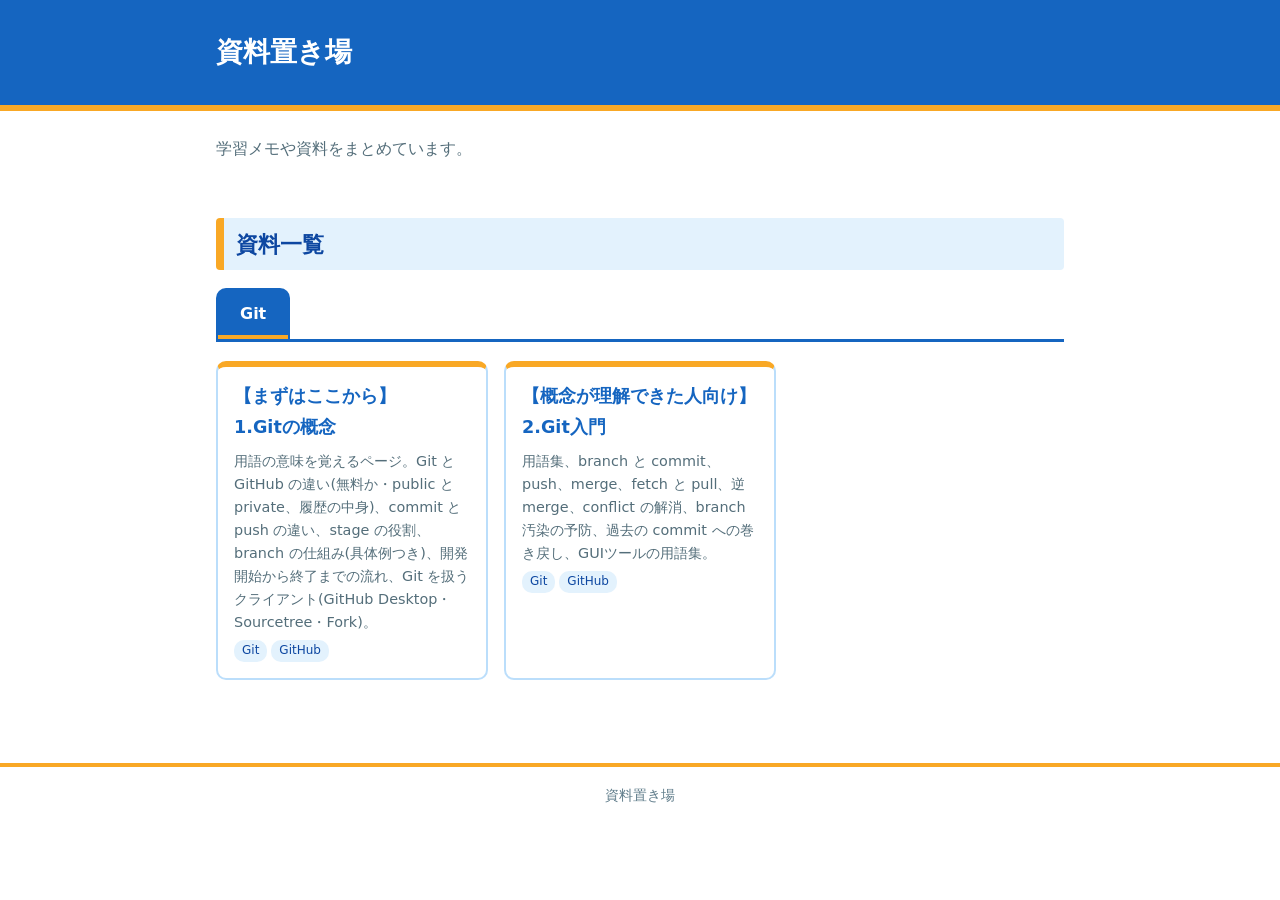
<file: index.html>
<!DOCTYPE html>
<html lang="ja">
<head>
<meta charset="utf-8">
<meta name="viewport" content="width=device-width, initial-scale=1">
<title>資料置き場</title>
<link rel="stylesheet" href="assets/css/style.css">
</head>
<body>
<header><div class="inner"><h1>資料置き場</h1></div></header>
<main>
<p class="lead">学習メモや資料をまとめています。</p>
<h2>資料一覧</h2>
<!-- 新しい分類は、タブのボタンと、パネルを1つずつ追加する(README 参照) -->
<div class="tabs" role="tablist" aria-label="資料の分類">
  <button type="button" class="tab" role="tab" id="tab-git" aria-controls="panel-git" aria-selected="true" data-tab="git">Git</button>
</div>
<section class="tab-panel" role="tabpanel" id="panel-git" aria-labelledby="tab-git">
<ul class="cards">
  <!-- Git の資料はここに li を追加する(番号順) -->
  <li class="card">
    <a href="docs/naze-nani-git/">【まずはここから】<br>1.Gitの概念</a>
    <p>用語の意味を覚えるページ。Git と GitHub の違い(無料か・public と private、履歴の中身)、commit と push の違い、stage の役割、branch の仕組み(具体例つき)、開発開始から終了までの流れ、Git を扱うクライアント(GitHub Desktop・Sourcetree・Fork)。</p>
    <span class="tag">Git</span><span class="tag">GitHub</span>
  </li>
  <li class="card">
    <a href="docs/git/">【概念が理解できた人向け】<br>2.Git入門</a>
    <p>用語集、branch と commit、push、merge、fetch と pull、逆 merge、conflict の解消、branch 汚染の予防、過去の commit への巻き戻し、GUIツールの用語集。</p>
    <span class="tag">Git</span><span class="tag">GitHub</span>
  </li>
</ul>
</section>
</main>
<footer>資料置き場</footer>
<script src="assets/js/tabs.js"></script>
</body>
</html>
</file>
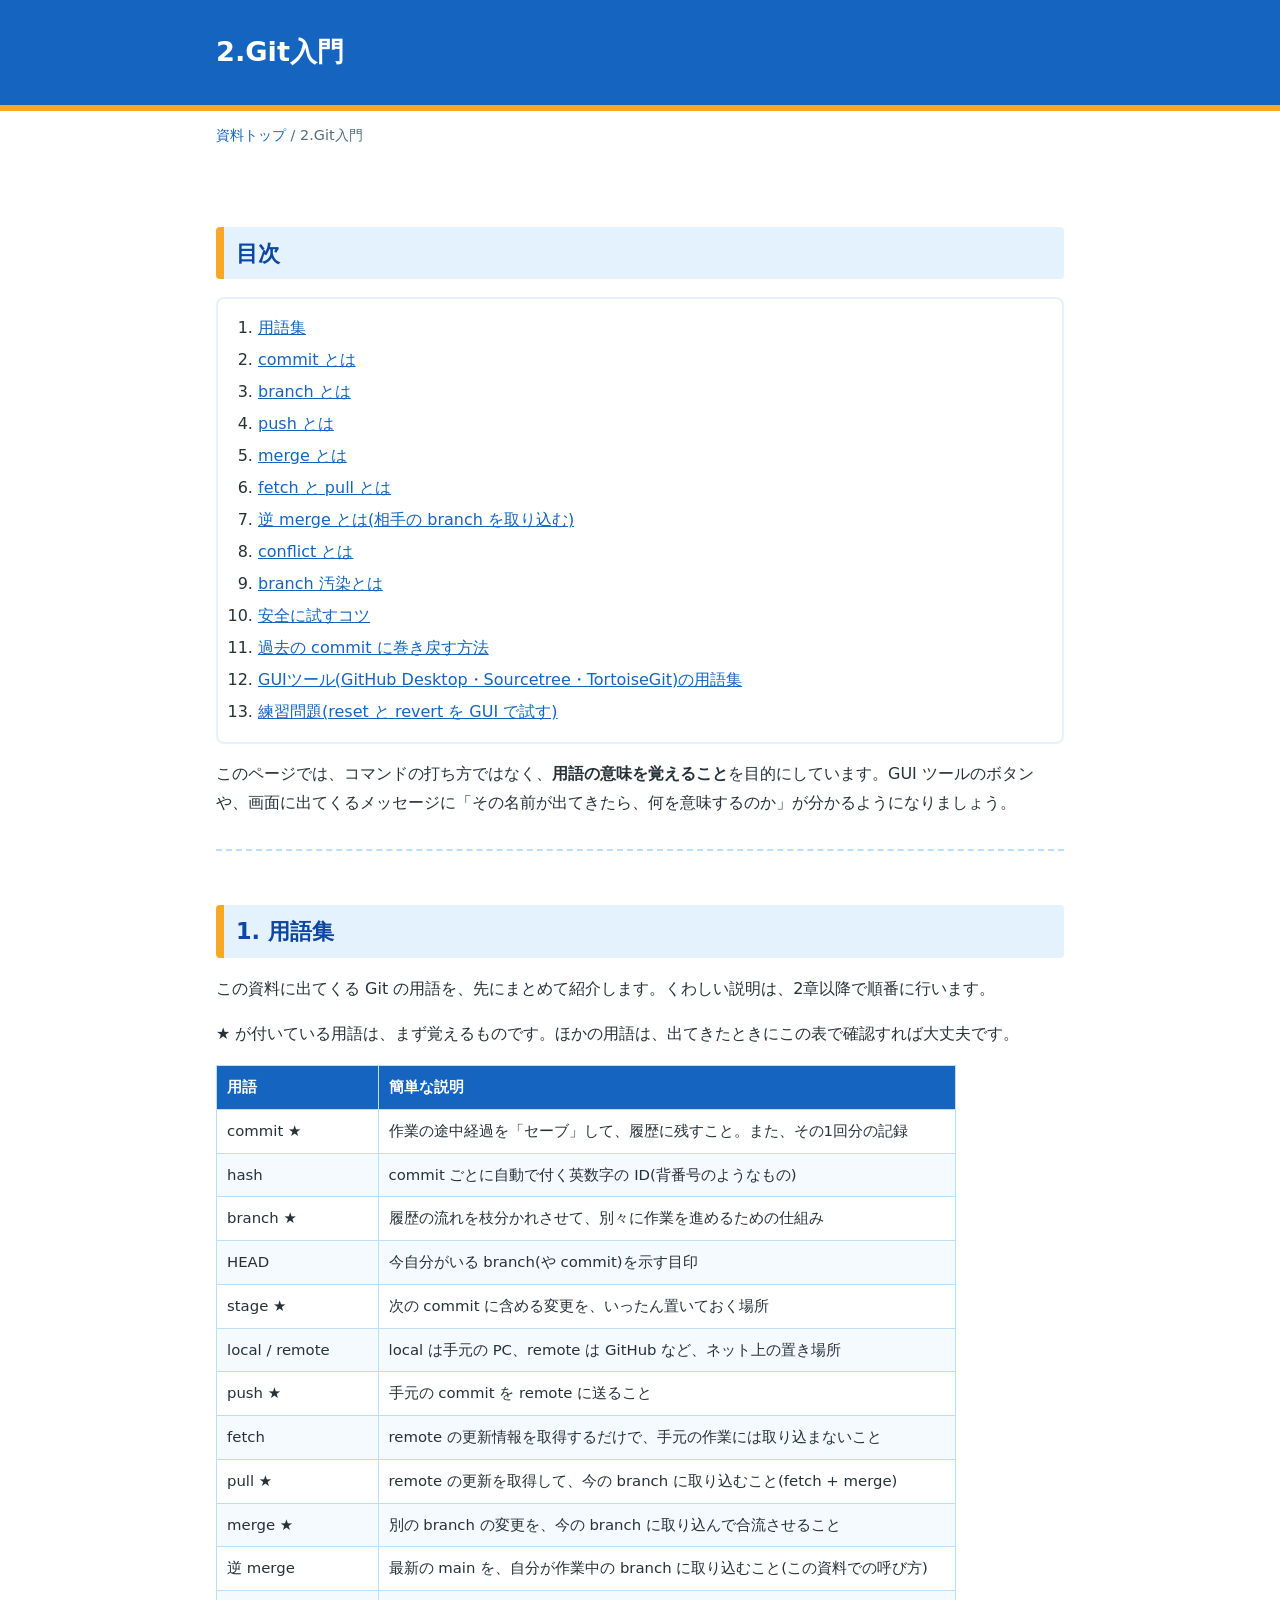
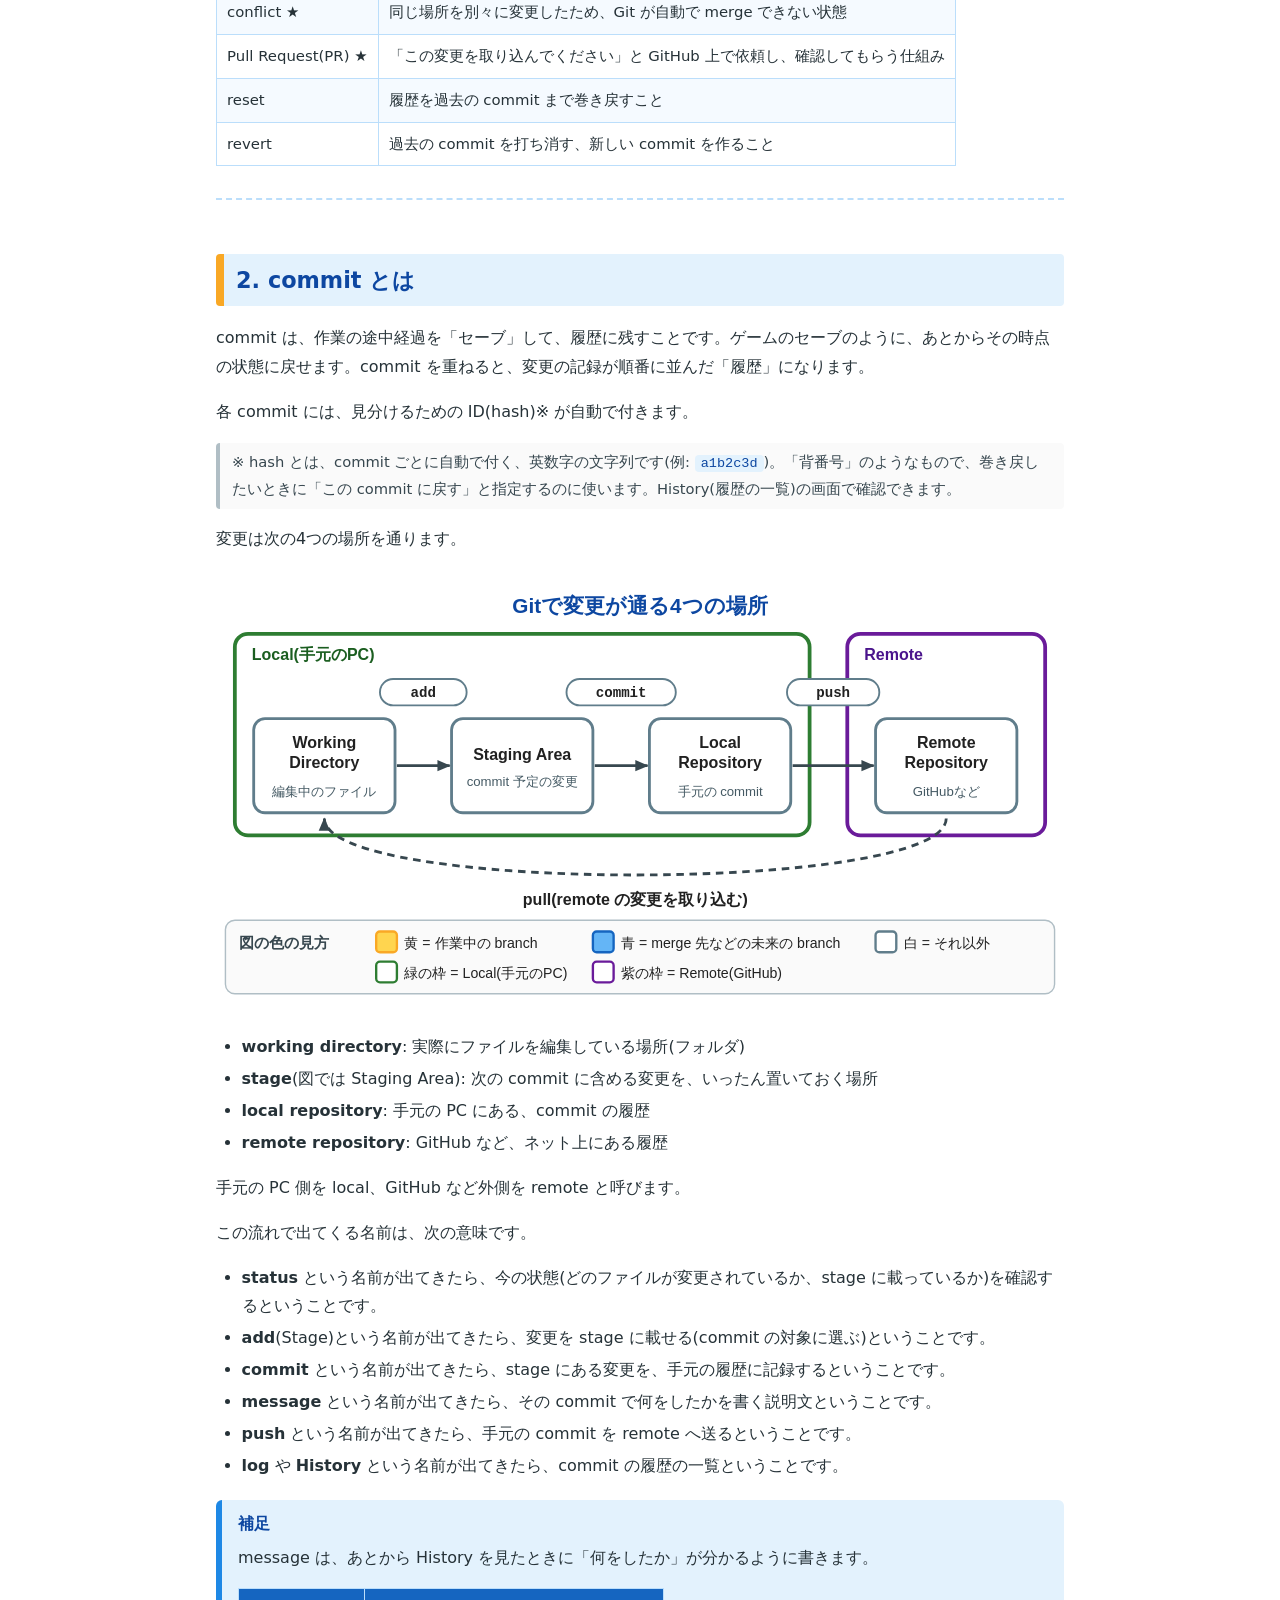
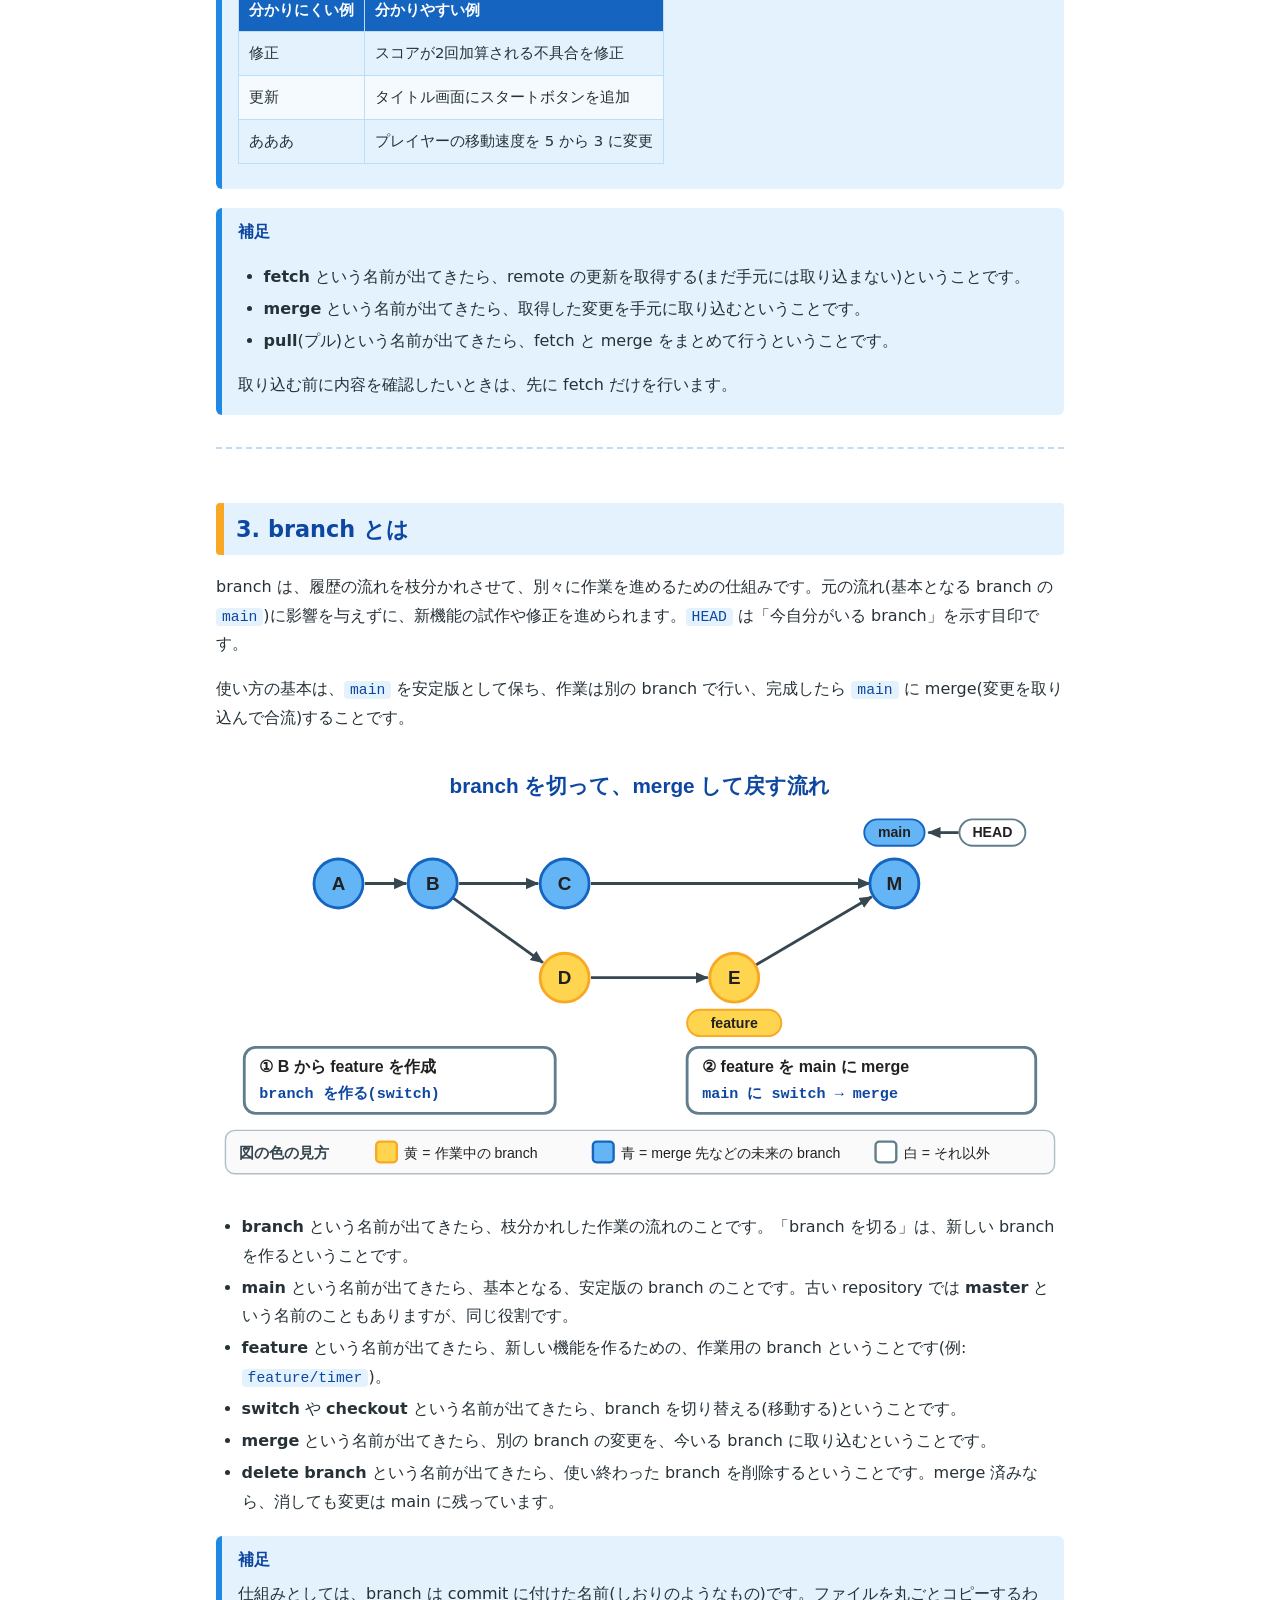
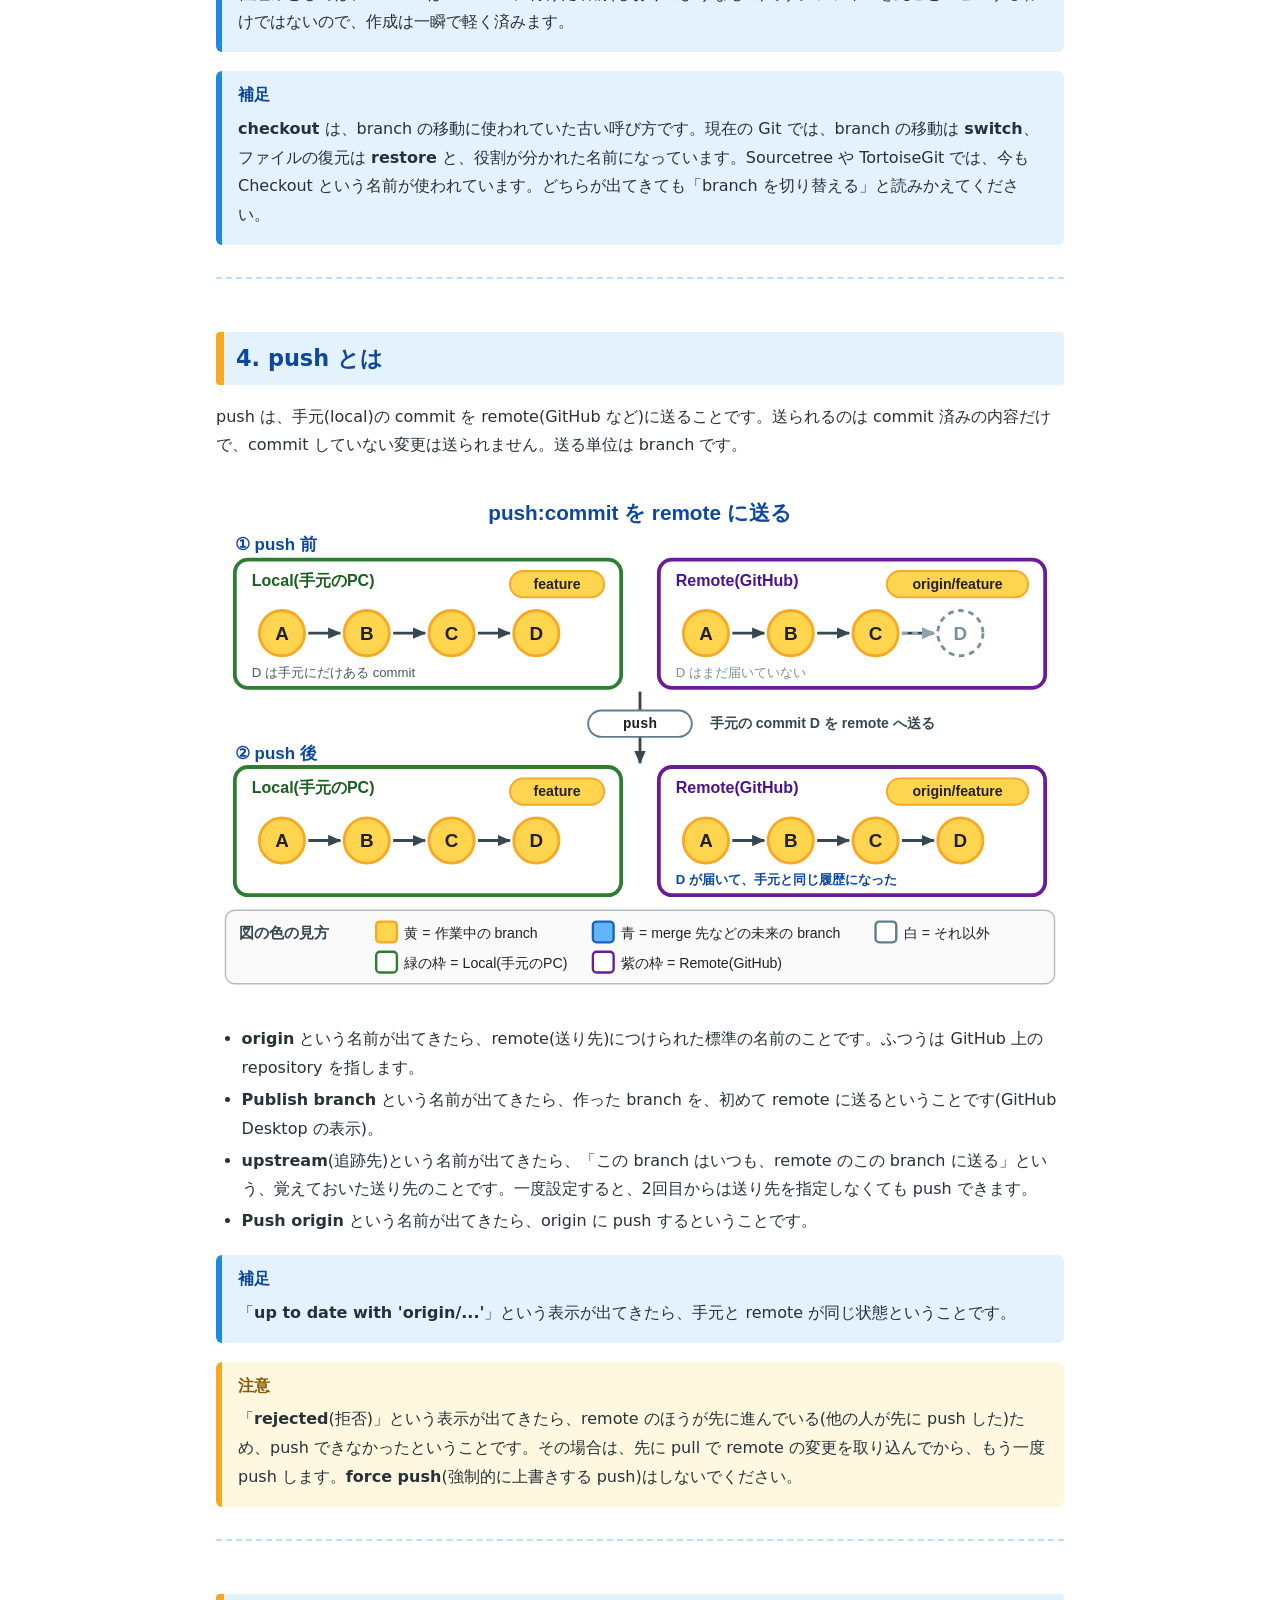
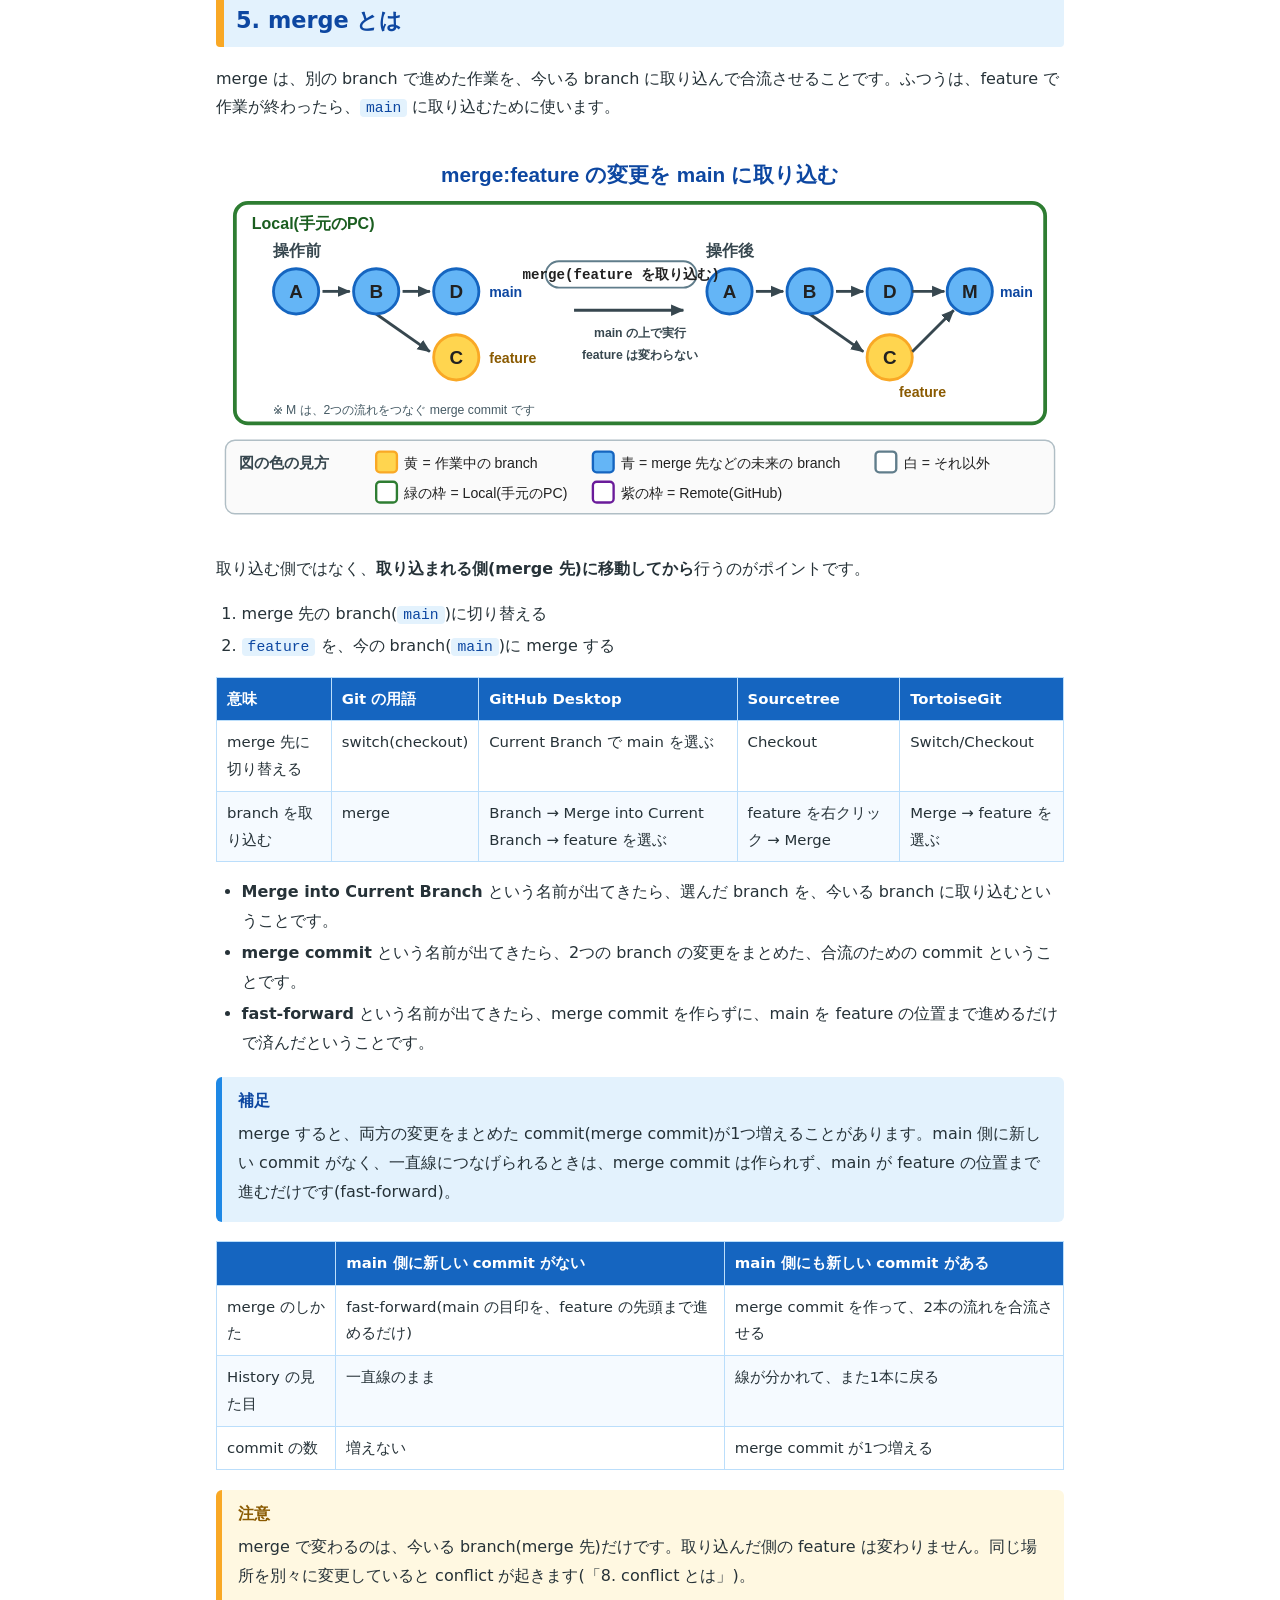
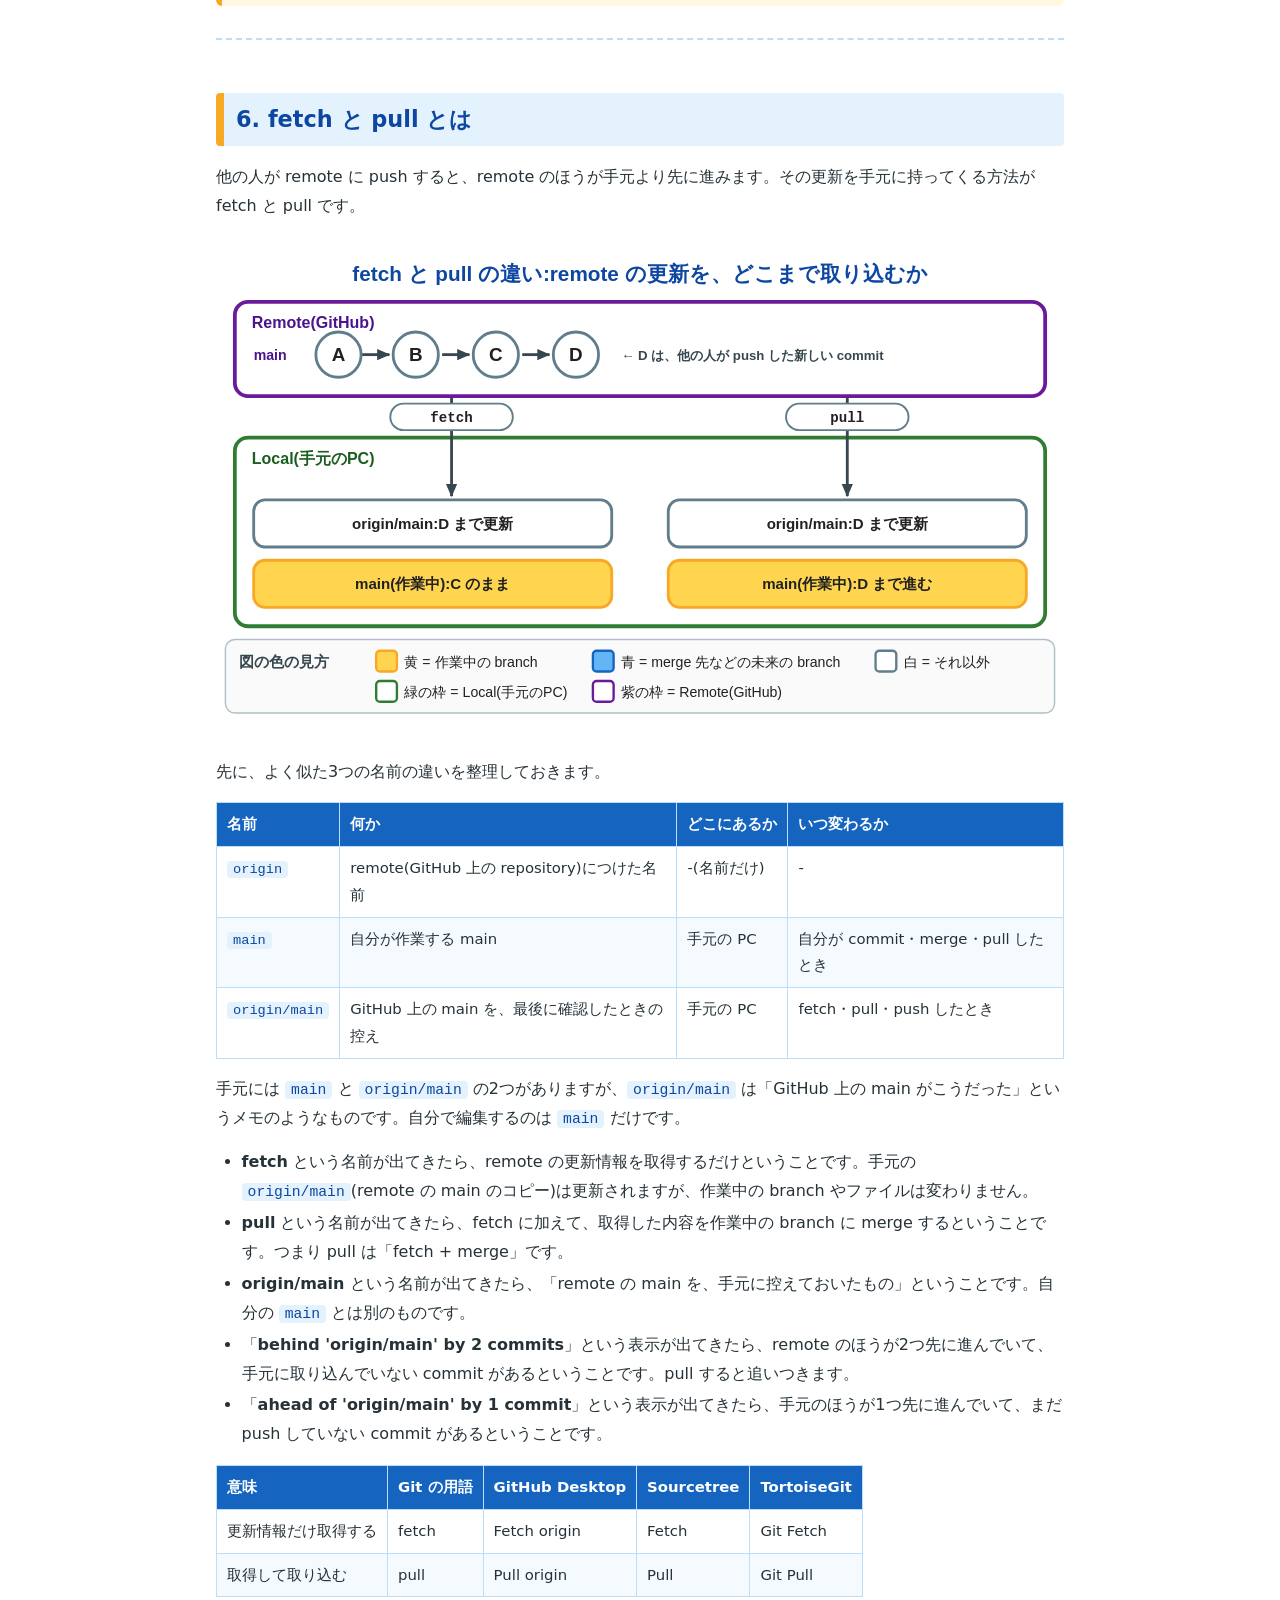
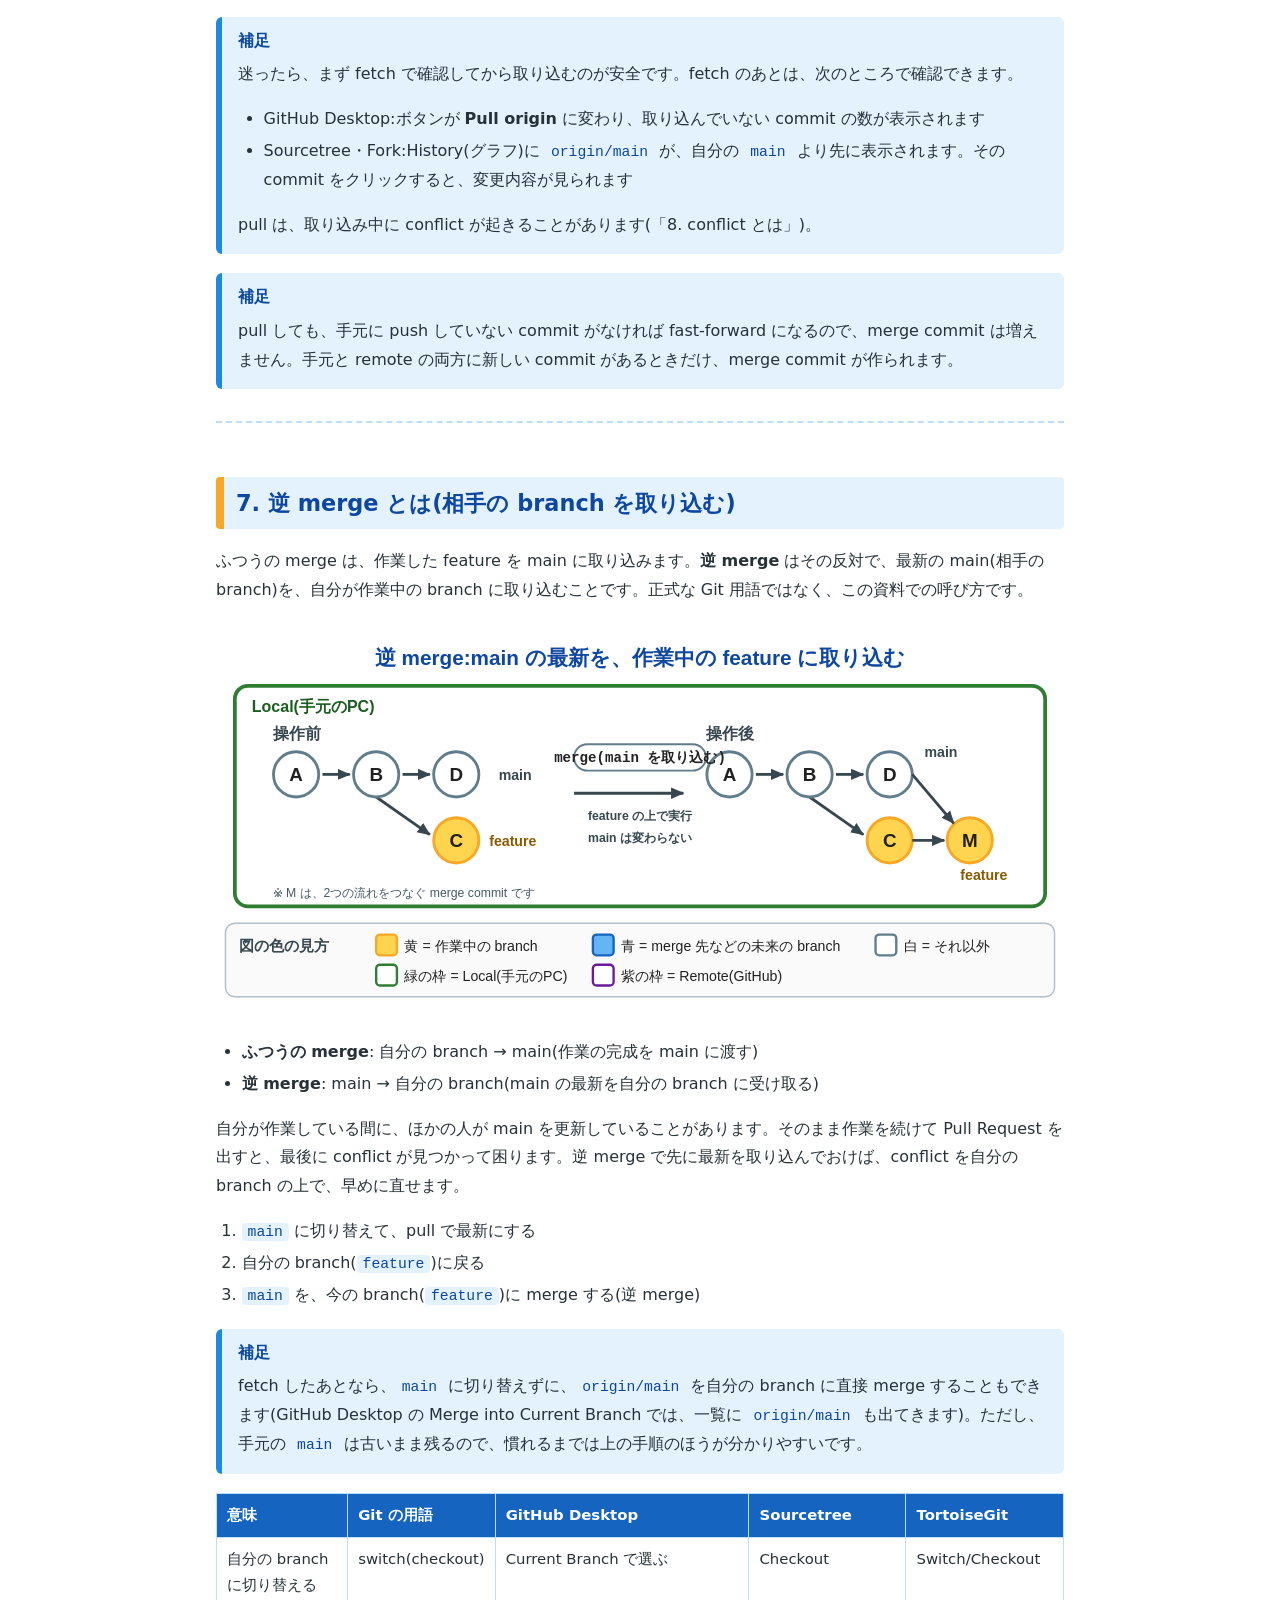
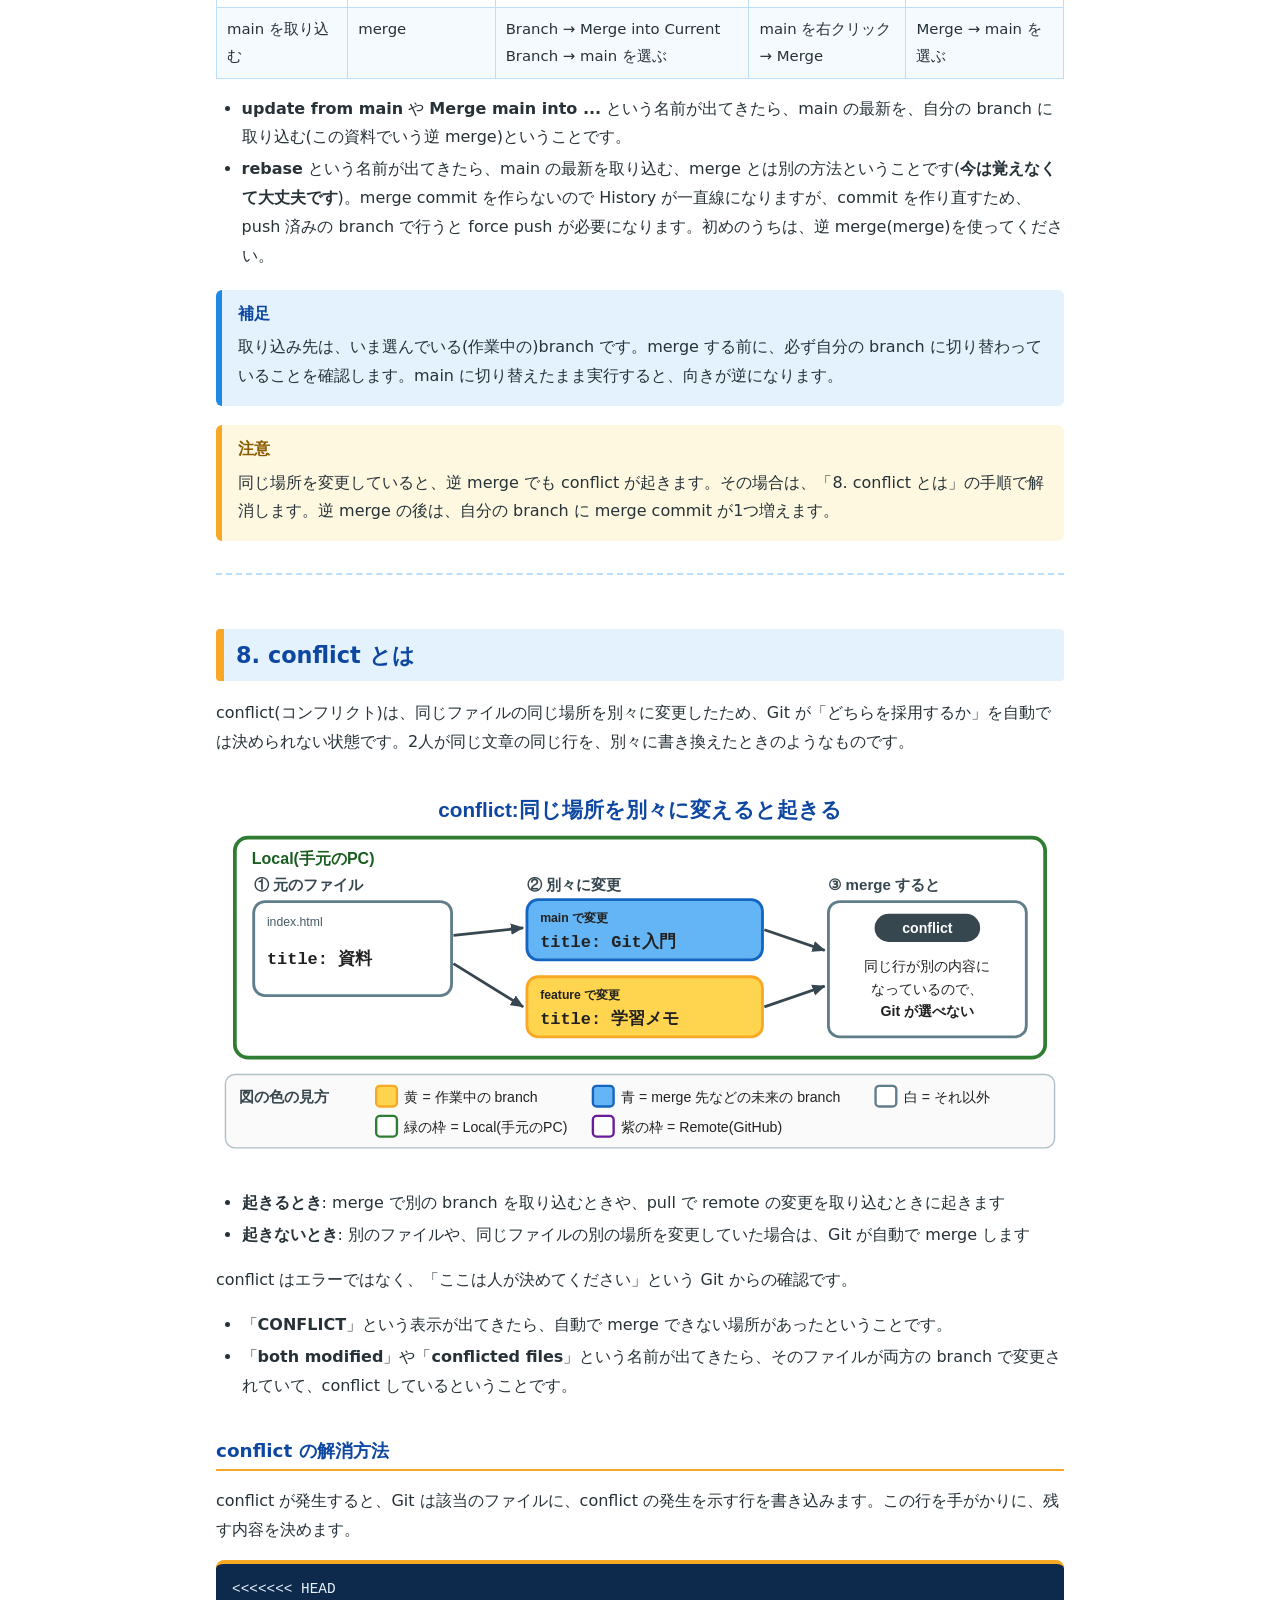
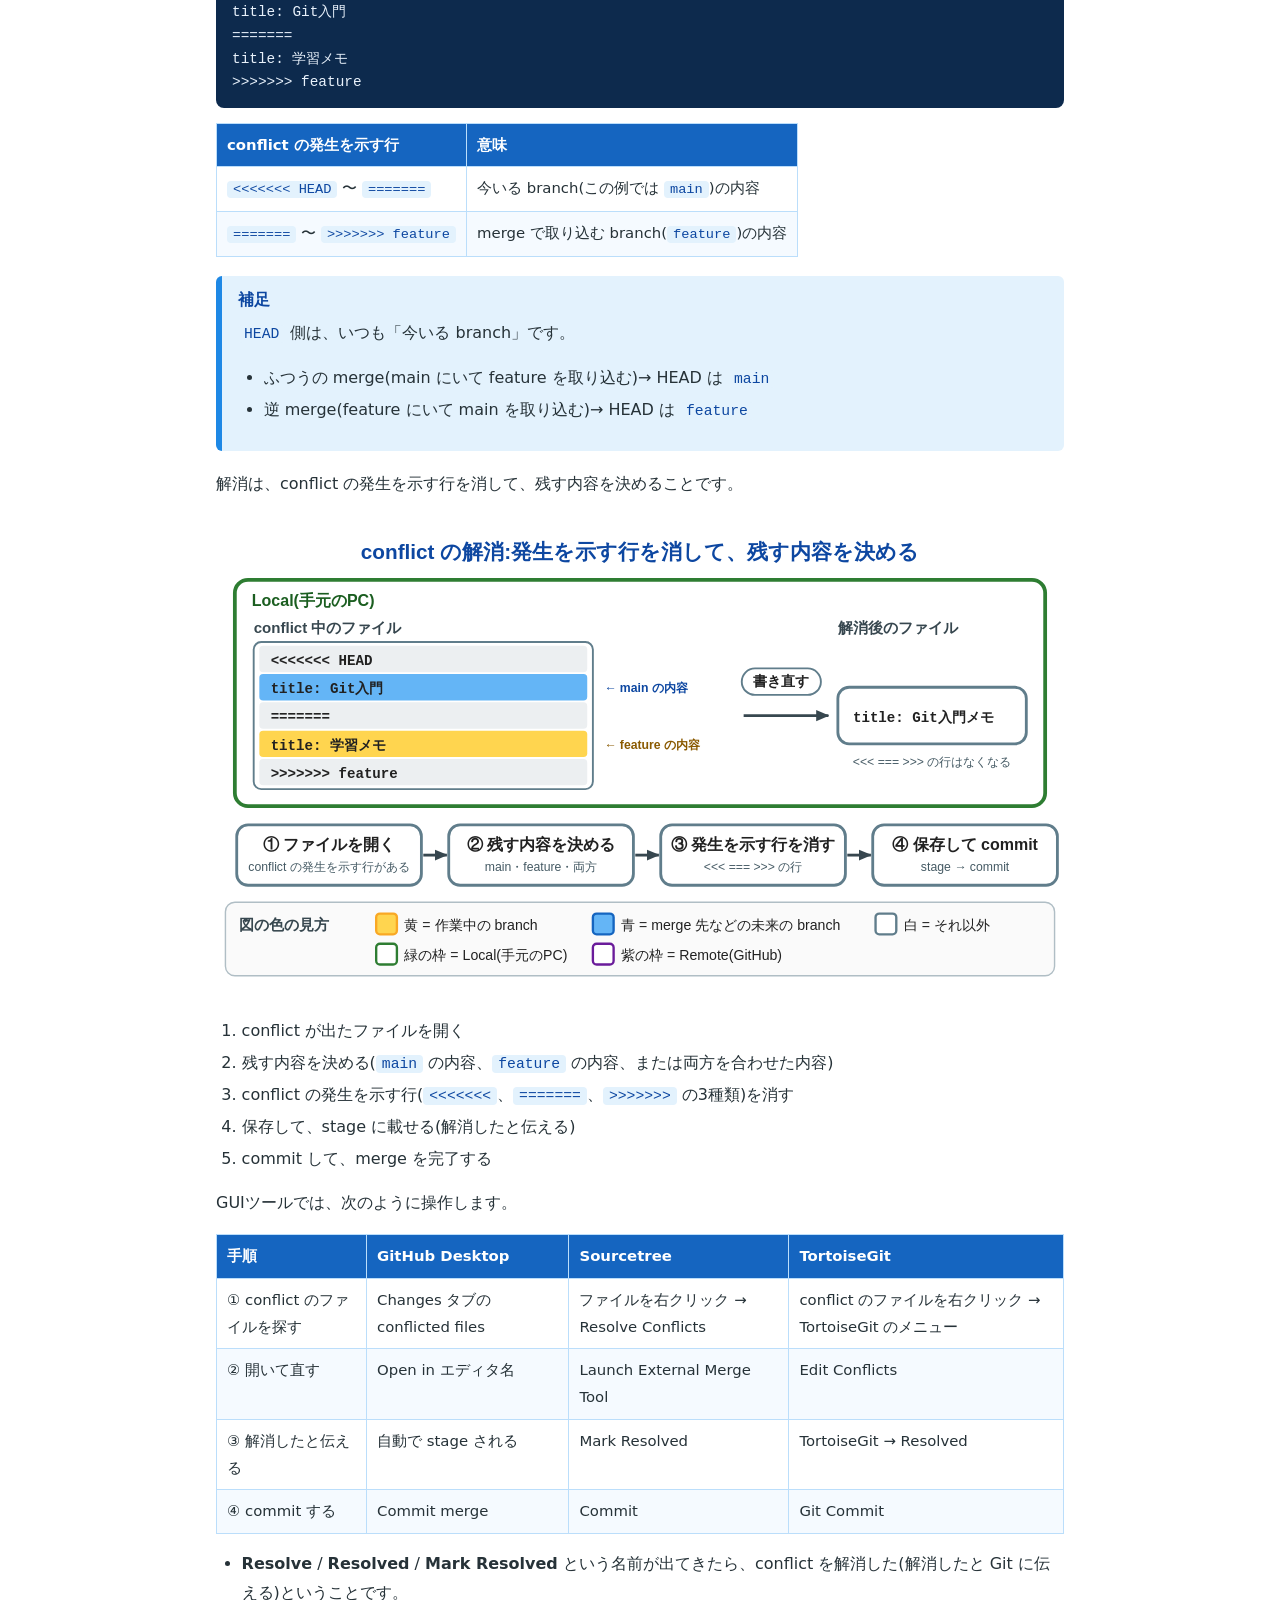
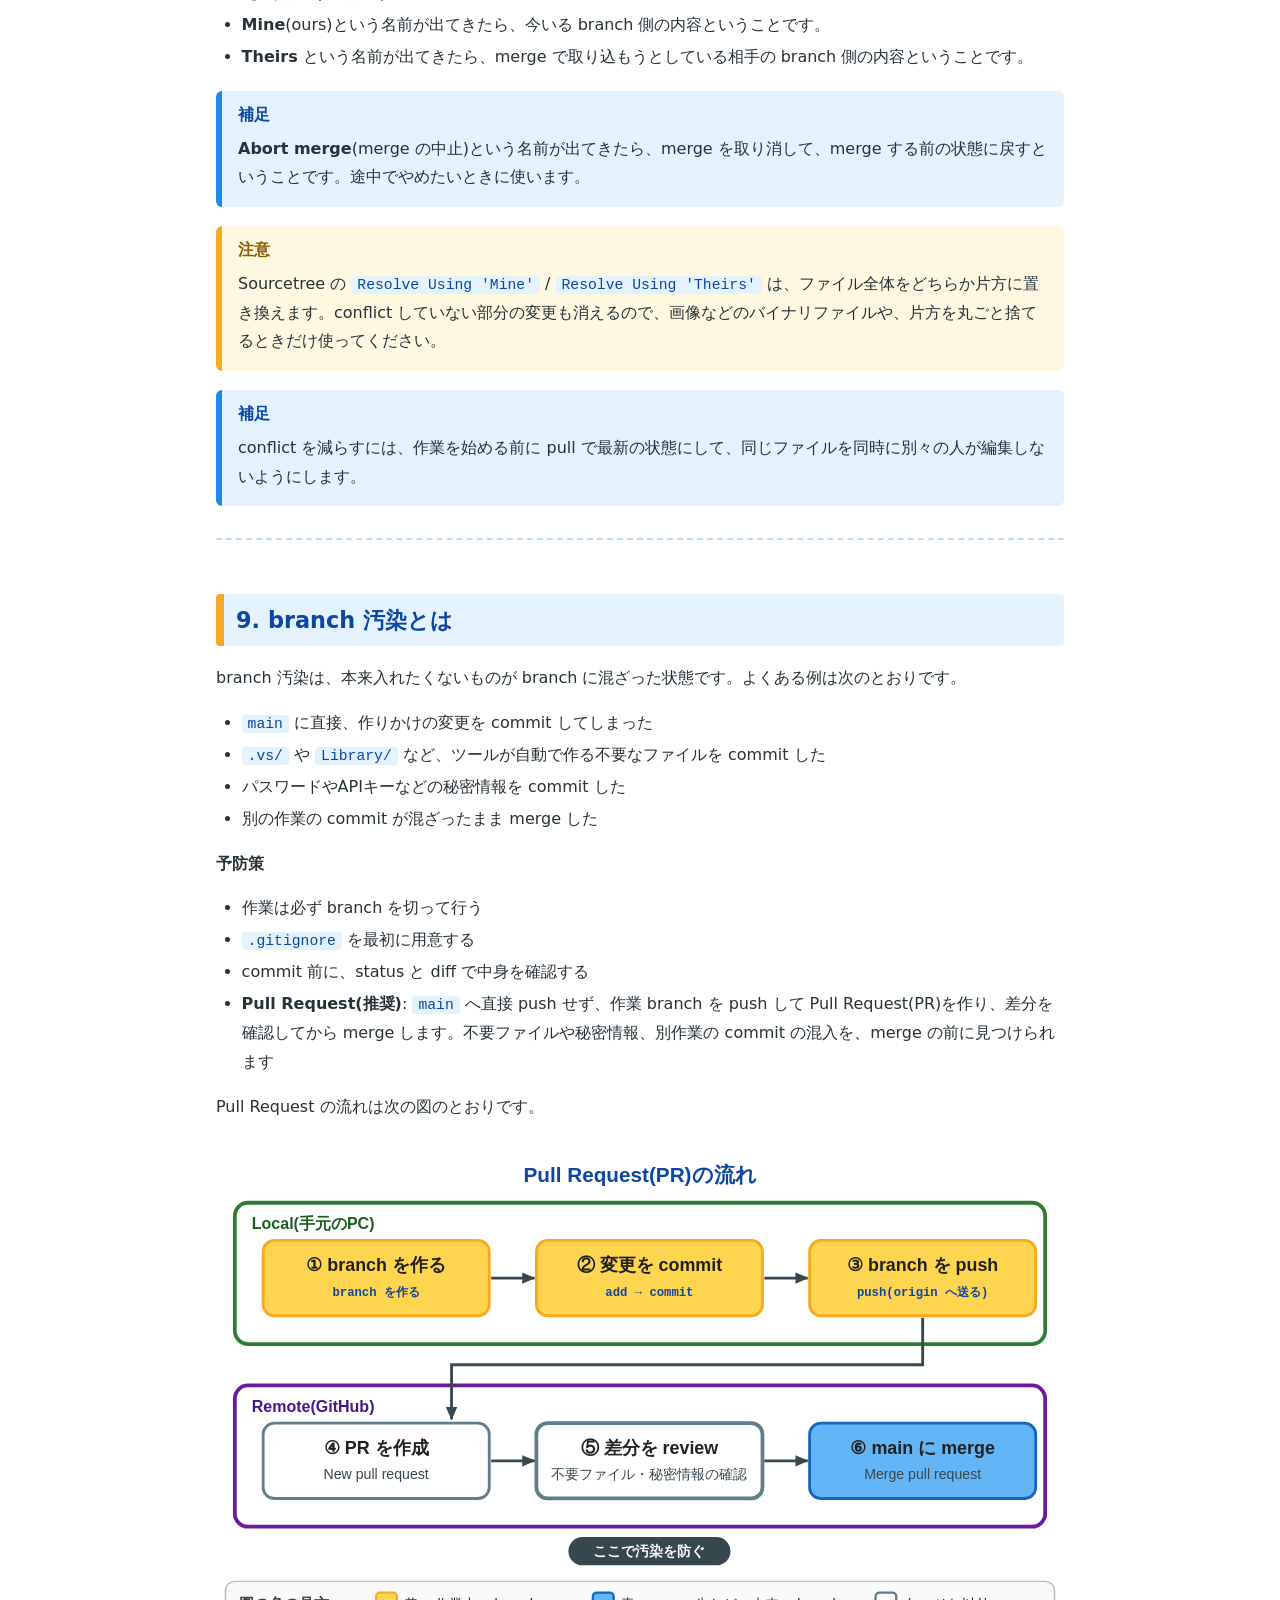
<file: docs/git/index.html>
<!DOCTYPE html>
<html lang="ja">
<head>
<meta charset="utf-8">
<meta name="viewport" content="width=device-width, initial-scale=1">
<title>2.Git入門</title>
<link rel="stylesheet" href="../../assets/css/style.css">
</head>
<body>
<header><div class="inner"><h1>2.Git入門</h1></div></header>
<nav class="breadcrumb"><a href="../../">資料トップ</a> / 2.Git入門</nav>
<main>
<h2 id="toc">目次</h2>
<ol>
<li><a href="#sec1">用語集</a></li>
<li><a href="#sec2">commit とは</a></li>
<li><a href="#sec3">branch とは</a></li>
<li><a href="#sec4">push とは</a></li>
<li><a href="#sec5">merge とは</a></li>
<li><a href="#sec6">fetch と pull とは</a></li>
<li><a href="#sec7">逆 merge とは(相手の branch を取り込む)</a></li>
<li><a href="#sec8">conflict とは</a></li>
<li><a href="#sec9">branch 汚染とは</a></li>
<li><a href="#sec10">安全に試すコツ</a></li>
<li><a href="#sec11">過去の commit に巻き戻す方法</a></li>
<li><a href="#sec12">GUIツール(GitHub Desktop・Sourcetree・TortoiseGit)の用語集</a></li>
<li><a href="#sec13">練習問題(reset と revert を GUI で試す)</a></li>
</ol>
<p>このページでは、コマンドの打ち方ではなく、<strong>用語の意味を覚えること</strong>を目的にしています。GUI ツールのボタンや、画面に出てくるメッセージに「その名前が出てきたら、何を意味するのか」が分かるようになりましょう。</p>
<hr />
<h2 id="sec1">1. 用語集</h2>
<p>この資料に出てくる Git の用語を、先にまとめて紹介します。くわしい説明は、2章以降で順番に行います。</p>
<p>★ が付いている用語は、まず覚えるものです。ほかの用語は、出てきたときにこの表で確認すれば大丈夫です。</p>
<table>
<thead>
<tr>
<th>用語</th>
<th>簡単な説明</th>
</tr>
</thead>
<tbody>
<tr>
<td>commit ★</td>
<td>作業の途中経過を「セーブ」して、履歴に残すこと。また、その1回分の記録</td>
</tr>
<tr>
<td>hash</td>
<td>commit ごとに自動で付く英数字の ID(背番号のようなもの)</td>
</tr>
<tr>
<td>branch ★</td>
<td>履歴の流れを枝分かれさせて、別々に作業を進めるための仕組み</td>
</tr>
<tr>
<td>HEAD</td>
<td>今自分がいる branch(や commit)を示す目印</td>
</tr>
<tr>
<td>stage ★</td>
<td>次の commit に含める変更を、いったん置いておく場所</td>
</tr>
<tr>
<td>local / remote</td>
<td>local は手元の PC、remote は GitHub など、ネット上の置き場所</td>
</tr>
<tr>
<td>push ★</td>
<td>手元の commit を remote に送ること</td>
</tr>
<tr>
<td>fetch</td>
<td>remote の更新情報を取得するだけで、手元の作業には取り込まないこと</td>
</tr>
<tr>
<td>pull ★</td>
<td>remote の更新を取得して、今の branch に取り込むこと(fetch + merge)</td>
</tr>
<tr>
<td>merge ★</td>
<td>別の branch の変更を、今の branch に取り込んで合流させること</td>
</tr>
<tr>
<td>逆 merge</td>
<td>最新の main を、自分が作業中の branch に取り込むこと(この資料での呼び方)</td>
</tr>
<tr>
<td>conflict ★</td>
<td>同じ場所を別々に変更したため、Git が自動で merge できない状態</td>
</tr>
<tr>
<td>Pull Request(PR) ★</td>
<td>「この変更を取り込んでください」と GitHub 上で依頼し、確認してもらう仕組み</td>
</tr>
<tr>
<td>reset</td>
<td>履歴を過去の commit まで巻き戻すこと</td>
</tr>
<tr>
<td>revert</td>
<td>過去の commit を打ち消す、新しい commit を作ること</td>
</tr>
</tbody>
</table>
<hr />
<h2 id="sec2">2. commit とは</h2>
<p>commit は、作業の途中経過を「セーブ」して、履歴に残すことです。ゲームのセーブのように、あとからその時点の状態に戻せます。commit を重ねると、変更の記録が順番に並んだ「履歴」になります。</p>
<p>各 commit には、見分けるための ID(hash)※ が自動で付きます。</p>
<p class="footnote">※ hash とは、commit ごとに自動で付く、英数字の文字列です(例: <code>a1b2c3d</code>)。「背番号」のようなもので、巻き戻したいときに「この commit に戻す」と指定するのに使います。History(履歴の一覧)の画面で確認できます。</p>
<p>変更は次の4つの場所を通ります。</p>
<div class="figure"><img alt="Gitの流れ" src="images/git_flow.svg" /></div>
<ul>
<li><strong>working directory</strong>: 実際にファイルを編集している場所(フォルダ)</li>
<li><strong>stage</strong>(図では Staging Area): 次の commit に含める変更を、いったん置いておく場所</li>
<li><strong>local repository</strong>: 手元の PC にある、commit の履歴</li>
<li><strong>remote repository</strong>: GitHub など、ネット上にある履歴</li>
</ul>
<p>手元の PC 側を local、GitHub など外側を remote と呼びます。</p>
<p>この流れで出てくる名前は、次の意味です。</p>
<ul>
<li><strong>status</strong> という名前が出てきたら、今の状態(どのファイルが変更されているか、stage に載っているか)を確認するということです。</li>
<li><strong>add</strong>(Stage)という名前が出てきたら、変更を stage に載せる(commit の対象に選ぶ)ということです。</li>
<li><strong>commit</strong> という名前が出てきたら、stage にある変更を、手元の履歴に記録するということです。</li>
<li><strong>message</strong> という名前が出てきたら、その commit で何をしたかを書く説明文ということです。</li>
<li><strong>push</strong> という名前が出てきたら、手元の commit を remote へ送るということです。</li>
<li><strong>log</strong> や <strong>History</strong> という名前が出てきたら、commit の履歴の一覧ということです。</li>
</ul>
<div class="note note-info">
<p class="note-title">補足</p>
<p>message は、あとから History を見たときに「何をしたか」が分かるように書きます。</p>
<table>
<thead>
<tr>
<th>分かりにくい例</th>
<th>分かりやすい例</th>
</tr>
</thead>
<tbody>
<tr>
<td>修正</td>
<td>スコアが2回加算される不具合を修正</td>
</tr>
<tr>
<td>更新</td>
<td>タイトル画面にスタートボタンを追加</td>
</tr>
<tr>
<td>あああ</td>
<td>プレイヤーの移動速度を 5 から 3 に変更</td>
</tr>
</tbody>
</table>
</div>
<div class="note note-info">
<p class="note-title">補足</p>
<ul>
<li><strong>fetch</strong> という名前が出てきたら、remote の更新を取得する(まだ手元には取り込まない)ということです。</li>
<li><strong>merge</strong> という名前が出てきたら、取得した変更を手元に取り込むということです。</li>
<li><strong>pull</strong>(プル)という名前が出てきたら、fetch と merge をまとめて行うということです。</li>
</ul>
<p>取り込む前に内容を確認したいときは、先に fetch だけを行います。</p>
</div>
<hr />
<h2 id="sec3">3. branch とは</h2>
<p>branch は、履歴の流れを枝分かれさせて、別々に作業を進めるための仕組みです。元の流れ(基本となる branch の <code>main</code>)に影響を与えずに、新機能の試作や修正を進められます。<code>HEAD</code> は「今自分がいる branch」を示す目印です。</p>
<p>使い方の基本は、<code>main</code> を安定版として保ち、作業は別の branch で行い、完成したら <code>main</code> に merge(変更を取り込んで合流)することです。</p>
<div class="figure"><img alt="branchとmerge" src="images/git_branch.svg" /></div>
<ul>
<li><strong>branch</strong> という名前が出てきたら、枝分かれした作業の流れのことです。「branch を切る」は、新しい branch を作るということです。</li>
<li><strong>main</strong> という名前が出てきたら、基本となる、安定版の branch のことです。古い repository では <strong>master</strong> という名前のこともありますが、同じ役割です。</li>
<li><strong>feature</strong> という名前が出てきたら、新しい機能を作るための、作業用の branch ということです(例: <code>feature/timer</code>)。</li>
<li><strong>switch</strong> や <strong>checkout</strong> という名前が出てきたら、branch を切り替える(移動する)ということです。</li>
<li><strong>merge</strong> という名前が出てきたら、別の branch の変更を、今いる branch に取り込むということです。</li>
<li><strong>delete branch</strong> という名前が出てきたら、使い終わった branch を削除するということです。merge 済みなら、消しても変更は main に残っています。</li>
</ul>
<div class="note note-info">
<p class="note-title">補足</p>
<p>仕組みとしては、branch は commit に付けた名前(しおりのようなもの)です。ファイルを丸ごとコピーするわけではないので、作成は一瞬で軽く済みます。</p>
</div>
<div class="note note-info">
<p class="note-title">補足</p>
<p><strong>checkout</strong> は、branch の移動に使われていた古い呼び方です。現在の Git では、branch の移動は <strong>switch</strong>、ファイルの復元は <strong>restore</strong> と、役割が分かれた名前になっています。Sourcetree や TortoiseGit では、今も Checkout という名前が使われています。どちらが出てきても「branch を切り替える」と読みかえてください。</p>
</div>
<hr />
<h2 id="sec4">4. push とは</h2>
<p>push は、手元(local)の commit を remote(GitHub など)に送ることです。送られるのは commit 済みの内容だけで、commit していない変更は送られません。送る単位は branch です。</p>
<div class="figure"><img alt="pushの流れ" src="images/git_push.svg" /></div>
<ul>
<li><strong>origin</strong> という名前が出てきたら、remote(送り先)につけられた標準の名前のことです。ふつうは GitHub 上の repository を指します。</li>
<li><strong>Publish branch</strong> という名前が出てきたら、作った branch を、初めて remote に送るということです(GitHub Desktop の表示)。</li>
<li><strong>upstream</strong>(追跡先)という名前が出てきたら、「この branch はいつも、remote のこの branch に送る」という、覚えておいた送り先のことです。一度設定すると、2回目からは送り先を指定しなくても push できます。</li>
<li><strong>Push origin</strong> という名前が出てきたら、origin に push するということです。</li>
</ul>
<div class="note note-info">
<p class="note-title">補足</p>
<p>「<strong>up to date with 'origin/...'</strong>」という表示が出てきたら、手元と remote が同じ状態ということです。</p>
</div>
<div class="note note-warn">
<p class="note-title">注意</p>
<p>「<strong>rejected</strong>(拒否)」という表示が出てきたら、remote のほうが先に進んでいる(他の人が先に push した)ため、push できなかったということです。その場合は、先に pull で remote の変更を取り込んでから、もう一度 push します。<strong>force push</strong>(強制的に上書きする push)はしないでください。</p>
</div>
<hr />
<h2 id="sec5">5. merge とは</h2>
<p>merge は、別の branch で進めた作業を、今いる branch に取り込んで合流させることです。ふつうは、feature で作業が終わったら、<code>main</code> に取り込むために使います。</p>
<div class="figure"><img alt="mergeの流れ" src="images/git_merge.svg" /></div>
<p>取り込む側ではなく、<strong>取り込まれる側(merge 先)に移動してから</strong>行うのがポイントです。</p>
<ol>
<li>merge 先の branch(<code>main</code>)に切り替える</li>
<li><code>feature</code> を、今の branch(<code>main</code>)に merge する</li>
</ol>
<table>
<thead>
<tr>
<th>意味</th>
<th>Git の用語</th>
<th>GitHub Desktop</th>
<th>Sourcetree</th>
<th>TortoiseGit</th>
</tr>
</thead>
<tbody>
<tr>
<td>merge 先に切り替える</td>
<td>switch(checkout)</td>
<td>Current Branch で main を選ぶ</td>
<td>Checkout</td>
<td>Switch/Checkout</td>
</tr>
<tr>
<td>branch を取り込む</td>
<td>merge</td>
<td>Branch → Merge into Current Branch → feature を選ぶ</td>
<td>feature を右クリック → Merge</td>
<td>Merge → feature を選ぶ</td>
</tr>
</tbody>
</table>
<ul>
<li><strong>Merge into Current Branch</strong> という名前が出てきたら、選んだ branch を、今いる branch に取り込むということです。</li>
<li><strong>merge commit</strong> という名前が出てきたら、2つの branch の変更をまとめた、合流のための commit ということです。</li>
<li><strong>fast-forward</strong> という名前が出てきたら、merge commit を作らずに、main を feature の位置まで進めるだけで済んだということです。</li>
</ul>
<div class="note note-info">
<p class="note-title">補足</p>
<p>merge すると、両方の変更をまとめた commit(merge commit)が1つ増えることがあります。main 側に新しい commit がなく、一直線につなげられるときは、merge commit は作られず、main が feature の位置まで進むだけです(fast-forward)。</p>
</div>
<table>
<thead>
<tr>
<th></th>
<th>main 側に新しい commit がない</th>
<th>main 側にも新しい commit がある</th>
</tr>
</thead>
<tbody>
<tr>
<td>merge のしかた</td>
<td>fast-forward(main の目印を、feature の先頭まで進めるだけ)</td>
<td>merge commit を作って、2本の流れを合流させる</td>
</tr>
<tr>
<td>History の見た目</td>
<td>一直線のまま</td>
<td>線が分かれて、また1本に戻る</td>
</tr>
<tr>
<td>commit の数</td>
<td>増えない</td>
<td>merge commit が1つ増える</td>
</tr>
</tbody>
</table>
<div class="note note-warn">
<p class="note-title">注意</p>
<p>merge で変わるのは、今いる branch(merge 先)だけです。取り込んだ側の feature は変わりません。同じ場所を別々に変更していると conflict が起きます(「8. conflict とは」)。</p>
</div>
<hr />
<h2 id="sec6">6. fetch と pull とは</h2>
<p>他の人が remote に push すると、remote のほうが手元より先に進みます。その更新を手元に持ってくる方法が fetch と pull です。</p>
<div class="figure"><img alt="fetchとpullの違い" src="images/git_fetch_pull.svg" /></div>
<p>先に、よく似た3つの名前の違いを整理しておきます。</p>
<table>
<thead>
<tr>
<th>名前</th>
<th>何か</th>
<th>どこにあるか</th>
<th>いつ変わるか</th>
</tr>
</thead>
<tbody>
<tr>
<td><code>origin</code></td>
<td>remote(GitHub 上の repository)につけた名前</td>
<td>-(名前だけ)</td>
<td>-</td>
</tr>
<tr>
<td><code>main</code></td>
<td>自分が作業する main</td>
<td>手元の PC</td>
<td>自分が commit・merge・pull したとき</td>
</tr>
<tr>
<td><code>origin/main</code></td>
<td>GitHub 上の main を、最後に確認したときの控え</td>
<td>手元の PC</td>
<td>fetch・pull・push したとき</td>
</tr>
</tbody>
</table>
<p>手元には <code>main</code> と <code>origin/main</code> の2つがありますが、<code>origin/main</code> は「GitHub 上の main がこうだった」というメモのようなものです。自分で編集するのは <code>main</code> だけです。</p>
<ul>
<li><strong>fetch</strong> という名前が出てきたら、remote の更新情報を取得するだけということです。手元の <code>origin/main</code>(remote の main のコピー)は更新されますが、作業中の branch やファイルは変わりません。</li>
<li><strong>pull</strong> という名前が出てきたら、fetch に加えて、取得した内容を作業中の branch に merge するということです。つまり pull は「fetch + merge」です。</li>
<li><strong>origin/main</strong> という名前が出てきたら、「remote の main を、手元に控えておいたもの」ということです。自分の <code>main</code> とは別のものです。</li>
<li>「<strong>behind 'origin/main' by 2 commits</strong>」という表示が出てきたら、remote のほうが2つ先に進んでいて、手元に取り込んでいない commit があるということです。pull すると追いつきます。</li>
<li>「<strong>ahead of 'origin/main' by 1 commit</strong>」という表示が出てきたら、手元のほうが1つ先に進んでいて、まだ push していない commit があるということです。</li>
</ul>
<table>
<thead>
<tr>
<th>意味</th>
<th>Git の用語</th>
<th>GitHub Desktop</th>
<th>Sourcetree</th>
<th>TortoiseGit</th>
</tr>
</thead>
<tbody>
<tr>
<td>更新情報だけ取得する</td>
<td>fetch</td>
<td>Fetch origin</td>
<td>Fetch</td>
<td>Git Fetch</td>
</tr>
<tr>
<td>取得して取り込む</td>
<td>pull</td>
<td>Pull origin</td>
<td>Pull</td>
<td>Git Pull</td>
</tr>
</tbody>
</table>
<div class="note note-info">
<p class="note-title">補足</p>
<p>迷ったら、まず fetch で確認してから取り込むのが安全です。fetch のあとは、次のところで確認できます。</p>
<ul>
<li>GitHub Desktop:ボタンが <strong>Pull origin</strong> に変わり、取り込んでいない commit の数が表示されます</li>
<li>Sourcetree・Fork:History(グラフ)に <code>origin/main</code> が、自分の <code>main</code> より先に表示されます。その commit をクリックすると、変更内容が見られます</li>
</ul>
<p>pull は、取り込み中に conflict が起きることがあります(「8. conflict とは」)。</p>
</div>
<div class="note note-info">
<p class="note-title">補足</p>
<p>pull しても、手元に push していない commit がなければ fast-forward になるので、merge commit は増えません。手元と remote の両方に新しい commit があるときだけ、merge commit が作られます。</p>
</div>
<hr />
<h2 id="sec7">7. 逆 merge とは(相手の branch を取り込む)</h2>
<p>ふつうの merge は、作業した feature を main に取り込みます。<strong>逆 merge</strong> はその反対で、最新の main(相手の branch)を、自分が作業中の branch に取り込むことです。正式な Git 用語ではなく、この資料での呼び方です。</p>
<div class="figure"><img alt="逆mergeの流れ" src="images/git_reverse_merge.svg" /></div>
<ul>
<li><strong>ふつうの merge</strong>: 自分の branch → main(作業の完成を main に渡す)</li>
<li><strong>逆 merge</strong>: main → 自分の branch(main の最新を自分の branch に受け取る)</li>
</ul>
<p>自分が作業している間に、ほかの人が main を更新していることがあります。そのまま作業を続けて Pull Request を出すと、最後に conflict が見つかって困ります。逆 merge で先に最新を取り込んでおけば、conflict を自分の branch の上で、早めに直せます。</p>
<ol>
<li><code>main</code> に切り替えて、pull で最新にする</li>
<li>自分の branch(<code>feature</code>)に戻る</li>
<li><code>main</code> を、今の branch(<code>feature</code>)に merge する(逆 merge)</li>
</ol>
<div class="note note-info">
<p class="note-title">補足</p>
<p>fetch したあとなら、<code>main</code> に切り替えずに、<code>origin/main</code> を自分の branch に直接 merge することもできます(GitHub Desktop の Merge into Current Branch では、一覧に <code>origin/main</code> も出てきます)。ただし、手元の <code>main</code> は古いまま残るので、慣れるまでは上の手順のほうが分かりやすいです。</p>
</div>
<table>
<thead>
<tr>
<th>意味</th>
<th>Git の用語</th>
<th>GitHub Desktop</th>
<th>Sourcetree</th>
<th>TortoiseGit</th>
</tr>
</thead>
<tbody>
<tr>
<td>自分の branch に切り替える</td>
<td>switch(checkout)</td>
<td>Current Branch で選ぶ</td>
<td>Checkout</td>
<td>Switch/Checkout</td>
</tr>
<tr>
<td>main を取り込む</td>
<td>merge</td>
<td>Branch → Merge into Current Branch → main を選ぶ</td>
<td>main を右クリック → Merge</td>
<td>Merge → main を選ぶ</td>
</tr>
</tbody>
</table>
<ul>
<li><strong>update from main</strong> や <strong>Merge main into ...</strong> という名前が出てきたら、main の最新を、自分の branch に取り込む(この資料でいう逆 merge)ということです。</li>
<li><strong>rebase</strong> という名前が出てきたら、main の最新を取り込む、merge とは別の方法ということです(<strong>今は覚えなくて大丈夫です</strong>)。merge commit を作らないので History が一直線になりますが、commit を作り直すため、push 済みの branch で行うと force push が必要になります。初めのうちは、逆 merge(merge)を使ってください。</li>
</ul>
<div class="note note-info">
<p class="note-title">補足</p>
<p>取り込み先は、いま選んでいる(作業中の)branch です。merge する前に、必ず自分の branch に切り替わっていることを確認します。main に切り替えたまま実行すると、向きが逆になります。</p>
</div>
<div class="note note-warn">
<p class="note-title">注意</p>
<p>同じ場所を変更していると、逆 merge でも conflict が起きます。その場合は、「8. conflict とは」の手順で解消します。逆 merge の後は、自分の branch に merge commit が1つ増えます。</p>
</div>
<hr />
<h2 id="sec8">8. conflict とは</h2>
<p>conflict(コンフリクト)は、同じファイルの同じ場所を別々に変更したため、Git が「どちらを採用するか」を自動では決められない状態です。2人が同じ文章の同じ行を、別々に書き換えたときのようなものです。</p>
<div class="figure"><img alt="conflictが起きる場面" src="images/git_conflict.svg" /></div>
<ul>
<li><strong>起きるとき</strong>: merge で別の branch を取り込むときや、pull で remote の変更を取り込むときに起きます</li>
<li><strong>起きないとき</strong>: 別のファイルや、同じファイルの別の場所を変更していた場合は、Git が自動で merge します</li>
</ul>
<p>conflict はエラーではなく、「ここは人が決めてください」という Git からの確認です。</p>
<ul>
<li>「<strong>CONFLICT</strong>」という表示が出てきたら、自動で merge できない場所があったということです。</li>
<li>「<strong>both modified</strong>」や「<strong>conflicted files</strong>」という名前が出てきたら、そのファイルが両方の branch で変更されていて、conflict しているということです。</li>
</ul>
<h3>conflict の解消方法</h3>
<p>conflict が発生すると、Git は該当のファイルに、conflict の発生を示す行を書き込みます。この行を手がかりに、残す内容を決めます。</p>
<pre><code class="language-text">&lt;&lt;&lt;&lt;&lt;&lt;&lt; HEAD
title: Git入門
=======
title: 学習メモ
&gt;&gt;&gt;&gt;&gt;&gt;&gt; feature
</code></pre>
<table>
<thead>
<tr>
<th>conflict の発生を示す行</th>
<th>意味</th>
</tr>
</thead>
<tbody>
<tr>
<td><code>&lt;&lt;&lt;&lt;&lt;&lt;&lt; HEAD</code> 〜 <code>=======</code></td>
<td>今いる branch(この例では <code>main</code>)の内容</td>
</tr>
<tr>
<td><code>=======</code> 〜 <code>&gt;&gt;&gt;&gt;&gt;&gt;&gt; feature</code></td>
<td>merge で取り込む branch(<code>feature</code>)の内容</td>
</tr>
</tbody>
</table>
<div class="note note-info">
<p class="note-title">補足</p>
<p><code>HEAD</code> 側は、いつも「今いる branch」です。</p>
<ul>
<li>ふつうの merge(main にいて feature を取り込む)→ HEAD は <code>main</code></li>
<li>逆 merge(feature にいて main を取り込む)→ HEAD は <code>feature</code></li>
</ul>
</div>
<p>解消は、conflict の発生を示す行を消して、残す内容を決めることです。</p>
<div class="figure"><img alt="conflictの解消の流れ" src="images/git_conflict_fix.svg" /></div>
<ol>
<li>conflict が出たファイルを開く</li>
<li>残す内容を決める(<code>main</code> の内容、<code>feature</code> の内容、または両方を合わせた内容)</li>
<li>conflict の発生を示す行(<code>&lt;&lt;&lt;&lt;&lt;&lt;&lt;</code>、<code>=======</code>、<code>&gt;&gt;&gt;&gt;&gt;&gt;&gt;</code> の3種類)を消す</li>
<li>保存して、stage に載せる(解消したと伝える)</li>
<li>commit して、merge を完了する</li>
</ol>
<p>GUIツールでは、次のように操作します。</p>
<table>
<thead>
<tr>
<th>手順</th>
<th>GitHub Desktop</th>
<th>Sourcetree</th>
<th>TortoiseGit</th>
</tr>
</thead>
<tbody>
<tr>
<td>① conflict のファイルを探す</td>
<td>Changes タブの conflicted files</td>
<td>ファイルを右クリック → Resolve Conflicts</td>
<td>conflict のファイルを右クリック → TortoiseGit のメニュー</td>
</tr>
<tr>
<td>② 開いて直す</td>
<td>Open in エディタ名</td>
<td>Launch External Merge Tool</td>
<td>Edit Conflicts</td>
</tr>
<tr>
<td>③ 解消したと伝える</td>
<td>自動で stage される</td>
<td>Mark Resolved</td>
<td>TortoiseGit → Resolved</td>
</tr>
<tr>
<td>④ commit する</td>
<td>Commit merge</td>
<td>Commit</td>
<td>Git Commit</td>
</tr>
</tbody>
</table>
<ul>
<li><strong>Resolve</strong> / <strong>Resolved</strong> / <strong>Mark Resolved</strong> という名前が出てきたら、conflict を解消した(解消したと Git に伝える)ということです。</li>
<li><strong>Mine</strong>(ours)という名前が出てきたら、今いる branch 側の内容ということです。</li>
<li><strong>Theirs</strong> という名前が出てきたら、merge で取り込もうとしている相手の branch 側の内容ということです。</li>
</ul>
<div class="note note-info">
<p class="note-title">補足</p>
<p><strong>Abort merge</strong>(merge の中止)という名前が出てきたら、merge を取り消して、merge する前の状態に戻すということです。途中でやめたいときに使います。</p>
</div>
<div class="note note-warn">
<p class="note-title">注意</p>
<p>Sourcetree の <code>Resolve Using 'Mine'</code> / <code>Resolve Using 'Theirs'</code> は、ファイル全体をどちらか片方に置き換えます。conflict していない部分の変更も消えるので、画像などのバイナリファイルや、片方を丸ごと捨てるときだけ使ってください。</p>
</div>
<div class="note note-info">
<p class="note-title">補足</p>
<p>conflict を減らすには、作業を始める前に pull で最新の状態にして、同じファイルを同時に別々の人が編集しないようにします。</p>
</div>
<hr />
<h2 id="sec9">9. branch 汚染とは</h2>
<p>branch 汚染は、本来入れたくないものが branch に混ざった状態です。よくある例は次のとおりです。</p>
<ul>
<li><code>main</code> に直接、作りかけの変更を commit してしまった</li>
<li><code>.vs/</code> や <code>Library/</code> など、ツールが自動で作る不要なファイルを commit した</li>
<li>パスワードやAPIキーなどの秘密情報を commit した</li>
<li>別の作業の commit が混ざったまま merge した</li>
</ul>
<p><strong>予防策</strong></p>
<ul>
<li>作業は必ず branch を切って行う</li>
<li><code>.gitignore</code> を最初に用意する</li>
<li>commit 前に、status と diff で中身を確認する</li>
<li><strong>Pull Request(推奨)</strong>: <code>main</code> へ直接 push せず、作業 branch を push して Pull Request(PR)を作り、差分を確認してから merge します。不要ファイルや秘密情報、別作業の commit の混入を、merge の前に見つけられます</li>
</ul>
<p>Pull Request の流れは次の図のとおりです。</p>
<div class="figure"><img alt="Pull Requestの流れ" src="images/git_pr.svg" /></div>
<ul>
<li><strong>.gitignore</strong> という名前が出てきたら、「このファイルは commit しない」と指定する設定ファイルのことです。</li>
<li><strong>diff</strong>(差分)という名前が出てきたら、変更前と変更後で、どこが変わったかを表示したものということです。</li>
<li><strong>Pull Request</strong> という名前が出てきたら、GitHub 上で「この branch を <code>main</code> に merge してください」と依頼する仕組みのことです。</li>
<li><strong>branch protection</strong>(branch 保護)という名前が出てきたら、<code>main</code> などへの直接 push を禁止して、Pull Request を必ず通すようにする GitHub の設定のことです。</li>
</ul>
<div class="note note-info">
<p class="note-title">補足</p>
<p>Pull Request は、「私の branch を pull(取り込み)してください」とお願いする、という意味の名前です。操作の pull とは別のもので、実際に行われるのは merge です。GitLab では、同じ仕組みを <strong>Merge Request</strong> と呼びます。</p>
</div>
<div class="note note-info">
<p class="note-title">補足</p>
<p>branch 保護を設定すると、うっかり <code>main</code> に push してしまう事故を、仕組みで防げます。無料プランでは public の repository でだけ使えます(private の repository で使うには、有料プランが必要です)。</p>
</div>
<div class="note note-info">
<p class="note-title">補足</p>
<p><code>.gitignore</code> は、repository のいちばん上のフォルダ(<code>.git</code> と同じ場所)に置きます。1行に1つ、commit しないフォルダやファイルを書きます。</p>
<pre><code class="language-text"># Unity が自動で作るフォルダ
Library/
Temp/
Logs/
# Visual Studio の設定
.vs/
# 秘密情報
.env
</code></pre>
<p>GitHub で repository を作るときに、<strong>Add .gitignore</strong> で「Unity」などのテンプレートを選ぶと、最初から用意されます。</p>
</div>
<div class="note note-info">
<p class="note-title">補足</p>
<p><code>.gitignore</code> に書いたファイルは、まだ Git の管理に入っていない場合だけ無視されます。すでに commit してしまったファイルは、Git の管理から外して(<strong>untrack</strong>。ファイル自体は消えません)、commit し直します。<strong>untrack</strong> という名前が出てきたら、ファイルは残したまま、Git の記録の対象から外すということです。</p>
<table>
<thead>
<tr>
<th>ツール</th>
<th>untrack のしかた</th>
</tr>
</thead>
<tbody>
<tr>
<td>Sourcetree</td>
<td>ファイルを右クリック → Stop Tracking</td>
</tr>
<tr>
<td>TortoiseGit</td>
<td>ファイルを右クリック → TortoiseGit → Delete (keep local)</td>
</tr>
<tr>
<td>コマンド</td>
<td><code>git rm --cached ファイル名</code>(フォルダは <code>git rm -r --cached フォルダ名</code>)</td>
</tr>
</tbody>
</table>
<p>GitHub Desktop には untrack のメニューがないので、コマンドを使います。untrack したあと、commit して push すると、remote からも外れます(手元のファイルは残ります)。</p>
</div>
<hr />
<h2 id="sec10">10. 安全に試すコツ</h2>
<p>巻き戻しの前に、今の状態にバックアップ用の branch(例: <code>backup-before-reset</code>)を作っておくと安心です。巻き戻しに失敗しても、その branch の状態まで reset すれば、元に戻せます。</p>
<ul>
<li><strong>backup</strong>(バックアップ用の branch)という名前が出てきたら、作業前の状態を残しておくための、一時的な branch ということです。</li>
</ul>
<div class="note note-info">
<p class="note-title">補足</p>
<p>バックアップ用の branch は、巻き戻しがうまくいったことを確認してから削除します。</p>
</div>
<hr />
<h2 id="sec11">11. 過去の commit に巻き戻す方法</h2>
<p><strong>基本は、作業内容を過去の commit まで戻す(Hard Reset)か、打ち消す commit を作る(revert)のどちらかです。</strong>
まだ push していなければ Hard Reset、push 済みなら revert が目安です。</p>
<p>状況によって、使う操作の名前が変わります。</p>
<h3>A. まだ commit していない変更を捨てる</h3>
<ul>
<li><strong>Discard</strong>(Discard Changes)や <strong>restore</strong> という名前が出てきたら、commit していないファイルの変更を捨てて、最後の commit の状態に戻すということです。</li>
<li><strong>unstage</strong> という名前が出てきたら、stage から外す(add を取り消す)ということです。ファイルの変更は残ります。</li>
<li><strong>clean</strong> という名前が出てきたら、Git の管理に入っていない(untracked の)新しいファイルを削除するということです。</li>
</ul>
<div class="note note-warn">
<p class="note-title">注意</p>
<p>Discard や clean で消えた変更は戻せません。実行する前に、消える対象を確認してください。</p>
</div>
<h3>B. commit 済みだが、まだ push していない</h3>
<p>reset で、今の branch を過去の commit の状態まで戻します。reset には3つの種類があり、戻したあとに変更が残るかどうかが変わります。</p>
<table>
<thead>
<tr>
<th>種類</th>
<th>commit</th>
<th>取り消した commit の変更</th>
<th>使う場面</th>
</tr>
</thead>
<tbody>
<tr>
<td>Soft</td>
<td>取り消す</td>
<td>stage に載った状態で残る(すぐ commit し直せる)</td>
<td>message を書き直したい、commit をまとめたい</td>
</tr>
<tr>
<td>Mixed(既定)</td>
<td>取り消す</td>
<td>working directory に残る(stage には載っていない)</td>
<td>入れるファイルを選び直したい</td>
</tr>
<tr>
<td>Hard</td>
<td>取り消す</td>
<td>消える</td>
<td>変更ごと、なかったことにしたい</td>
</tr>
</tbody>
</table>
<ul>
<li><strong>reset</strong> という名前が出てきたら、今の branch を、指定した過去の commit の状態まで戻すということです。</li>
<li><strong>Soft</strong> という名前が出てきたら、commit だけを取り消して、変更は stage に残すということです。</li>
<li><strong>Mixed</strong> という名前が出てきたら、commit と stage を取り消して、変更は working directory に残すということです。</li>
<li><strong>Hard</strong> という名前が出てきたら、commit も変更もすべて消して、指定した commit の状態にするということです。</li>
</ul>
<div class="note note-info">
<p class="note-title">補足</p>
<p><strong>HEAD~1</strong>(または <strong>HEAD^</strong>)という名前が出てきたら、「今の commit の1つ前」ということです。<strong>HEAD~2</strong> なら2つ前を指します。GUI クライアントでは、戻したい commit を History でクリックして選ぶので、自分で打つことはありません。ネットの解説やエラーメッセージで見かけたときに、意味が分かれば十分です。</p>
</div>
<div class="note note-warn">
<p class="note-title">注意</p>
<p>Hard は、working directory の変更も消します。迷ったときは、先に Soft か Mixed を使うか、バックアップ用の branch を作ってから実行してください。</p>
</div>
<h3>C. すでに push 済み(共同作業中)</h3>
<p>履歴を書き換えずに、「打ち消す commit」を新しく作る revert を使います。打ち消す commit を作ったら、push します。</p>
<ul>
<li><strong>revert</strong> という名前が出てきたら、指定した commit の変更を打ち消す、新しい commit を作るということです。元の commit は履歴に残ります。</li>
</ul>
<p>reset と revert の違いは次の図のとおりです。</p>
<div class="figure"><img alt="resetとrevertの違い" src="images/git_reset_revert.svg" /></div>
<div class="note note-warn">
<p class="note-title">注意</p>
<ul>
<li><strong>force push</strong> という名前が出てきたら、remote の履歴を、手元の履歴で強制的に上書きするということです。push 済みの commit を reset で消し、force push で remote にも反映する方法もありますが、他の人の履歴と食い違って混乱を招くので、共有 branch では避けるのが基本です。</li>
<li><strong>force with lease</strong> という名前が出てきたら、「自分が知らない変更が remote に増えていたら、上書きしない」という安全装置つきの force push ということです。自分専用の branch でやむを得ない場合は、こちらを使います。</li>
<li>たとえば、自分だけが使っている <code>feature</code> branch を push したあとで、秘密情報を commit していたことに気づき、reset で履歴から消したい場合です。<code>main</code> など、ほかの人も使う branch では使いません。</li>
</ul>
</div>
<h3>D. 間違えて Hard Reset してしまった</h3>
<ul>
<li><strong>reflog</strong> という名前が出てきたら、HEAD が動いた記録(操作の履歴)のことです。消えたように見える commit も、多くの場合ここから見つけて、その時点に戻せます。</li>
<li><strong>HEAD@{2}</strong> という名前が出てきたら、reflog の中で「2回前に HEAD があった場所」ということです。</li>
</ul>
<div class="note note-warn">
<p class="note-title">注意</p>
<p>reflog の記録は一定期間(既定では約90日)で消えます。復元は早めに行ってください。</p>
</div>
<h3>迷ったときの選び方</h3>
<table>
<thead>
<tr>
<th>やりたいこと</th>
<th>覚える名前</th>
</tr>
</thead>
<tbody>
<tr>
<td>commit 前の変更を捨てたい</td>
<td>Discard / restore</td>
</tr>
<tr>
<td>まだ push していない commit をやり直したい</td>
<td>reset</td>
</tr>
<tr>
<td>push 済みの変更を取り消したい</td>
<td>revert</td>
</tr>
<tr>
<td>消してしまった履歴を探したい</td>
<td>reflog</td>
</tr>
</tbody>
</table>
<hr />
<h2 id="sec12">12. GUIツールの用語集</h2>
<p>GUIツールのボタンやメニューは、名前が違っても、Git の同じ操作をしています。左の「Git の用語」を覚えておけば、どのツールでも何をするボタンか分かります。</p>
<div class="note note-info">
<p class="note-title">補足</p>
<p>Fork を使っている場合も、ボタンの名前は Sourcetree とほぼ同じです(Fetch、Pull、Push、Stash、Commit など)。見つからないときは、commit やファイルを右クリックしたメニューを確認してください。</p>
</div>
<table>
<thead>
<tr>
<th>意味</th>
<th>Git の用語</th>
<th>GitHub Desktop</th>
<th>Sourcetree</th>
<th>TortoiseGit</th>
</tr>
</thead>
<tbody>
<tr>
<td>commit 対象に選ぶ</td>
<td>add</td>
<td>変更ファイルのチェック</td>
<td>Stage</td>
<td>Add</td>
</tr>
<tr>
<td>変更を記録する</td>
<td>commit</td>
<td>Commit</td>
<td>Commit</td>
<td>Git Commit</td>
</tr>
<tr>
<td>remote へ送る</td>
<td>push</td>
<td>Push origin</td>
<td>Push</td>
<td>Git Push</td>
</tr>
<tr>
<td>更新情報だけ取得する</td>
<td>fetch</td>
<td>Fetch origin</td>
<td>Fetch</td>
<td>Git Fetch</td>
</tr>
<tr>
<td>取得して取り込む</td>
<td>pull</td>
<td>Pull origin</td>
<td>Pull</td>
<td>Git Pull</td>
</tr>
<tr>
<td>branch を作る</td>
<td>branch</td>
<td>New Branch</td>
<td>Branch</td>
<td>Create Branch</td>
</tr>
<tr>
<td>branch を切り替える</td>
<td>switch(checkout)</td>
<td>Current Branch で選ぶ</td>
<td>Checkout</td>
<td>Switch/Checkout</td>
</tr>
<tr>
<td>branch を統合する</td>
<td>merge</td>
<td>Merge into Current Branch</td>
<td>Merge</td>
<td>Merge</td>
</tr>
<tr>
<td>commit 前の変更を破棄する</td>
<td>restore(discard)</td>
<td>Discard Changes</td>
<td>Discard</td>
<td><strong>Revert</strong> ⚠</td>
</tr>
<tr>
<td>過去に戻す</td>
<td>reset</td>
<td>Reset to commit</td>
<td>Reset current branch to this commit</td>
<td>Reset to this</td>
</tr>
<tr>
<td>打ち消しの commit を作る</td>
<td>revert</td>
<td>Revert Changes in Commit</td>
<td>Reverse commit</td>
<td><strong>Revert change by this commit</strong> ⚠</td>
</tr>
</tbody>
</table>
<div class="note note-warn">
<p class="note-title">注意</p>
<p>⚠ の2つは、名前が似ていますが別の操作です。</p>
<p>TortoiseGit の <strong>Revert</strong> は、「commit 前の変更を破棄する」(restore / discard)という意味で、Git の用語の revert(打ち消しの commit を作る)とは別の操作です。TortoiseGit で打ち消しの commit を作るのは <strong>Revert change by this commit</strong> です。</p>
</div>
<div class="note note-info">
<p class="note-title">補足</p>
<p>GitHub Desktop でも reset できます。<strong>History</strong> タブで戻したい commit を右クリックし、<strong>Reset to commit</strong> を選びます。</p>
<ul>
<li>戻した後の変更は、working directory に未 commit の状態で残ります(Mixed に近い動き)</li>
<li>変更もいらない場合は、そのあと <strong>Discard Changes</strong> で破棄します(Hard と同じ結果)</li>
<li>戻せるのは、まだ push していない commit の範囲だけです。たとえば、A・B を push 済みで、C・D をまだ push していないとき、B・C には戻せますが、A には戻せません</li>
<li>push 済みの commit を取り消したいときは、reset ではなく <strong>Revert Changes in Commit</strong> を使います</li>
</ul>
<p>参考: <a href="https://docs.github.com/en/desktop/managing-commits/resetting-to-a-commit-in-github-desktop">Resetting to a commit in GitHub Desktop</a></p>
</div>
<div class="note note-warn">
<p class="note-title">注意</p>
<p>メニュー名は、バージョンや表示言語で変わることがあります。</p>
</div>
<hr />
<h2 id="sec13">13. 練習問題(reset と revert を GUI で試す)</h2>
<p>GitHub Desktop・Sourcetree・TortoiseGit のどれでも、同じ流れで試せます。手順は、図と同じ言葉(History、commit、reset、revert)で書いています。</p>
<div class="note note-warn">
<p class="note-title">注意</p>
<p>練習用の新しい repository で試してください。本物のプロジェクトでは行わないでください。</p>
</div>
<h3>準備:練習用の履歴を作る</h3>
<div class="figure"><img alt="準備:3回 commit して履歴を作る" src="images/git_practice_setup.svg" /></div>
<ol>
<li>練習用の新しい repository(履歴を保存する専用のフォルダ)を作る</li>
<li>その中に <code>a.txt</code> を作って commit する(message は <code>A</code>)</li>
<li><code>b.txt</code> を作って commit する(message は <code>B</code>)</li>
<li><code>c.txt</code> を作って commit する(message は <code>C(間違い)</code>)</li>
<li>History(ログ)に、A・B・C の3つが並んでいれば準備完了です</li>
</ol>
<div class="note note-info">
<p class="note-title">補足</p>
<p>message は、commit の説明文です。何でもかまいませんが、ここでは図と同じ A・B・C にします。</p>
</div>
<table>
<thead>
<tr>
<th>操作</th>
<th>GitHub Desktop</th>
<th>Sourcetree</th>
<th>TortoiseGit</th>
</tr>
</thead>
<tbody>
<tr>
<td>repository を作る</td>
<td>File → New repository</td>
<td>File → New → Create Local Repository</td>
<td>空のフォルダを右クリック → Git Create repository here</td>
</tr>
<tr>
<td>commit する</td>
<td>変更ファイルにチェック → message を入力 → Commit to main</td>
<td>ファイルを Stage → message を入力 → Commit</td>
<td>フォルダを右クリック → Git Commit → message を入力 → Commit</td>
</tr>
<tr>
<td>History を見る</td>
<td>History タブ</td>
<td>メイン画面の履歴(ログ)</td>
<td>フォルダを右クリック → Show Log</td>
</tr>
</tbody>
</table>
<h3>問題1:reset で B まで戻す</h3>
<p>C(間違い)の commit を、なかったことにします。目標は、a.txt と b.txt だけが残る状態(Hard Reset)です。</p>
<div class="figure"><img alt="問題1:reset で B まで戻す" src="images/git_practice_reset.svg" /></div>
<table>
<thead>
<tr>
<th>手順</th>
<th>GitHub Desktop</th>
<th>Sourcetree</th>
<th>TortoiseGit</th>
</tr>
</thead>
<tbody>
<tr>
<td>① 履歴を開く</td>
<td>History タブ</td>
<td>メイン画面の履歴</td>
<td>Show Log</td>
</tr>
<tr>
<td>② B を右クリック</td>
<td>History の commit B を右クリック</td>
<td>履歴の commit B を右クリック</td>
<td>ログの commit B を右クリック</td>
</tr>
<tr>
<td>③ reset を選ぶ</td>
<td>Reset to commit</td>
<td>Reset current branch to this commit → Hard を選ぶ</td>
<td>Reset to this → Hard を選ぶ</td>
</tr>
<tr>
<td>④ 変更を捨てる</td>
<td>Changes タブで Discard All Changes</td>
<td>不要(Hard で消える)</td>
<td>不要(Hard で消える)</td>
</tr>
</tbody>
</table>
<p><strong>確認すること</strong>:History から C が消え、フォルダから c.txt もなくなっています。</p>
<div class="note note-info">
<p class="note-title">補足</p>
<p>GitHub Desktop の Reset to commit は、戻した後の変更を working directory に残す動きです。そのため、c.txt を消すには④で変更を捨てます。</p>
</div>
<h3>問題2:revert で C を打ち消す</h3>
<p>履歴を消さずに、C の内容を打ち消す commit(C')を作ります。目標は、History に A・B・C・C' が残り、c.txt だけがフォルダから消える状態です。</p>
<p>問題1のあとは C が消えているので、新しい repository で準備をやり直してから始めます。</p>
<div class="figure"><img alt="問題2:revert で C を打ち消す" src="images/git_practice_revert.svg" /></div>
<table>
<thead>
<tr>
<th>手順</th>
<th>GitHub Desktop</th>
<th>Sourcetree</th>
<th>TortoiseGit</th>
</tr>
</thead>
<tbody>
<tr>
<td>① 履歴を開く</td>
<td>History タブ</td>
<td>メイン画面の履歴</td>
<td>Show Log</td>
</tr>
<tr>
<td>② C を右クリック</td>
<td>History の commit C を右クリック</td>
<td>履歴の commit C を右クリック</td>
<td>ログの commit C を右クリック</td>
</tr>
<tr>
<td>③ revert を選ぶ</td>
<td>Revert Changes in Commit</td>
<td>Reverse commit</td>
<td>Revert change by this commit</td>
</tr>
<tr>
<td>④ 結果を確認</td>
<td>History に C' が増えている</td>
<td>History に C' が増えている</td>
<td>History に C' が増えている</td>
</tr>
</tbody>
</table>
<p><strong>確認すること</strong>:History に C' が増え、C は残ったままです。フォルダから c.txt はなくなっています。</p>
<div class="note note-info">
<p class="note-title">補足</p>
<p>ツールによっては、revert の途中で commit の確認画面が開きます。その場合は、そのまま commit まで進めてください。</p>
</div>
<div class="note note-warn">
<p class="note-title">注意</p>
<p>メニュー名は、バージョンや表示言語で変わることがあります。見つからないときは、commit を右クリックしたメニューを確認してください。</p>
</div>
<h3>2つの違い</h3>
<table>
<thead>
<tr>
<th></th>
<th>reset</th>
<th>revert</th>
</tr>
</thead>
<tbody>
<tr>
<td>履歴</td>
<td>C が消える</td>
<td>C は残り、C' が増える</td>
</tr>
<tr>
<td>向いている場面</td>
<td>まだ push していないとき</td>
<td>push 済みのとき</td>
</tr>
</tbody>
</table>
</main>
<footer>資料置き場</footer>
<script src="../../assets/js/doc.js"></script>
</body>
</html>
</file>
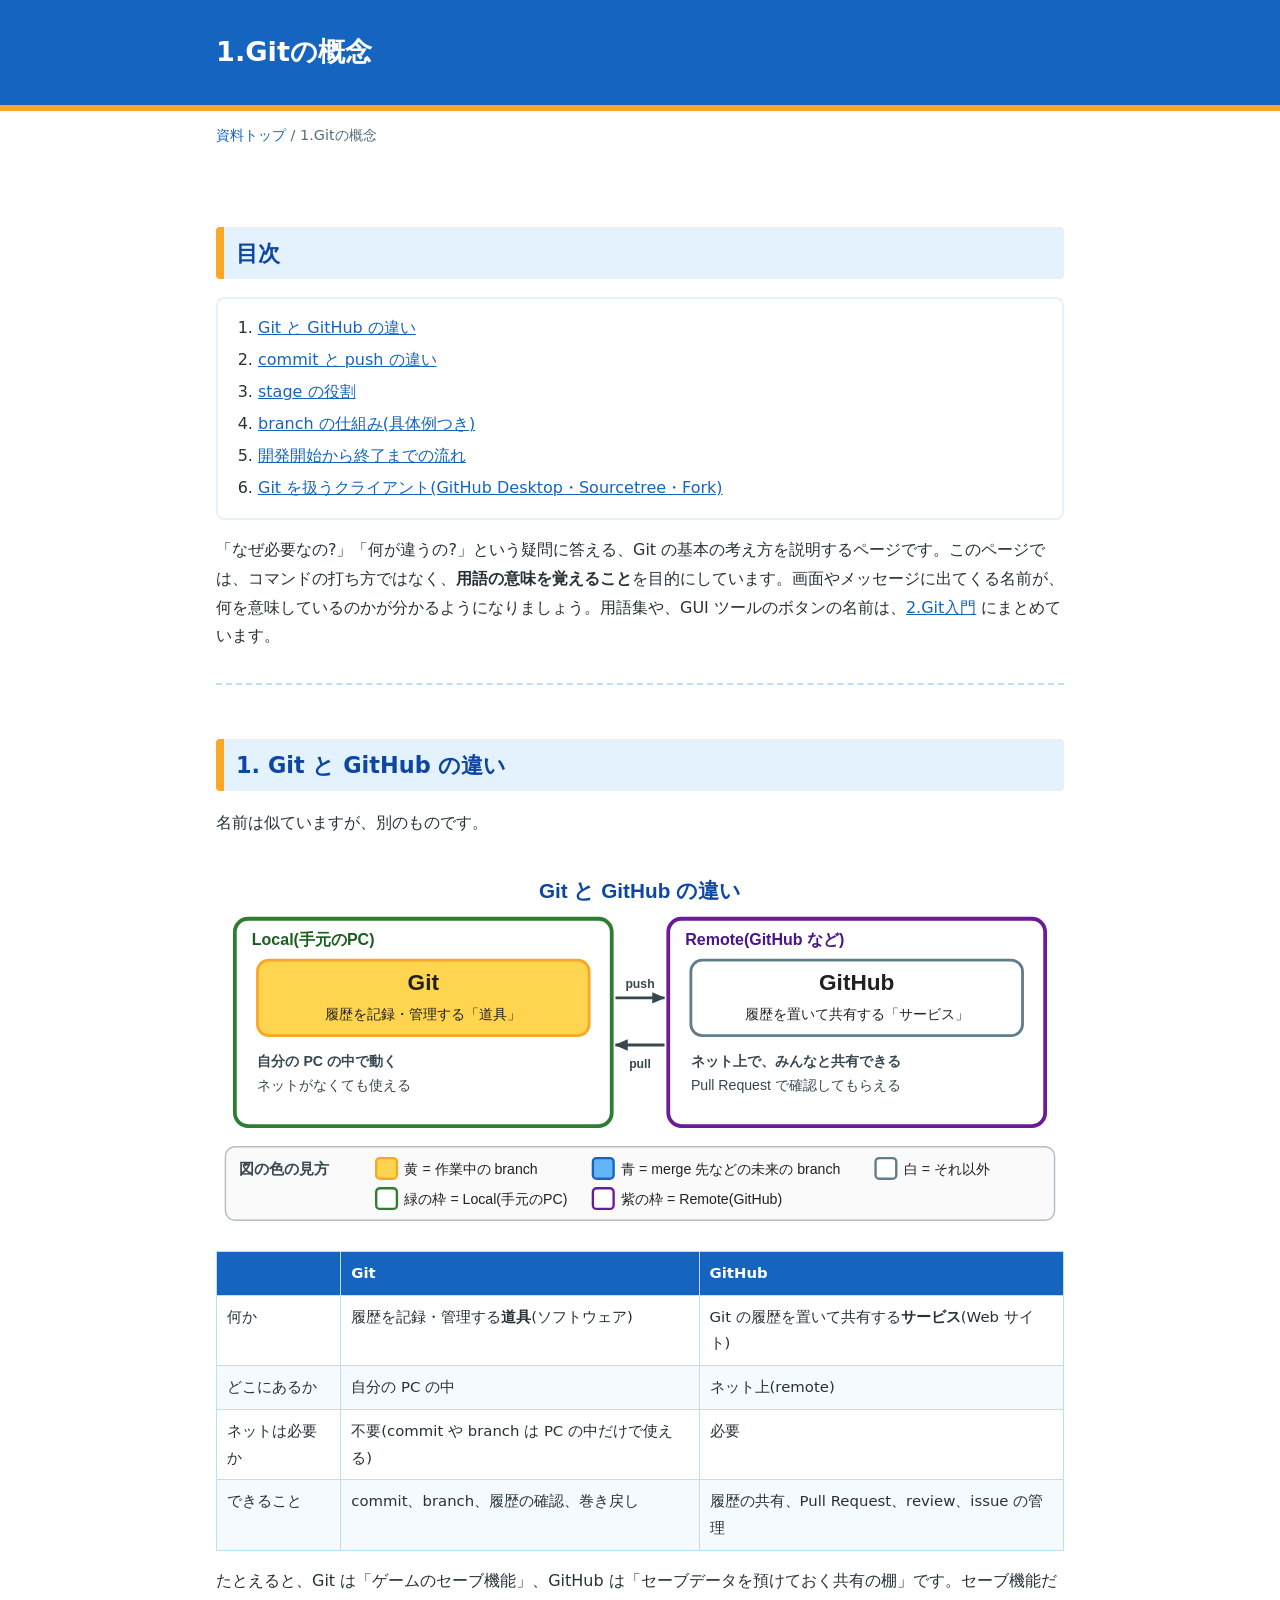
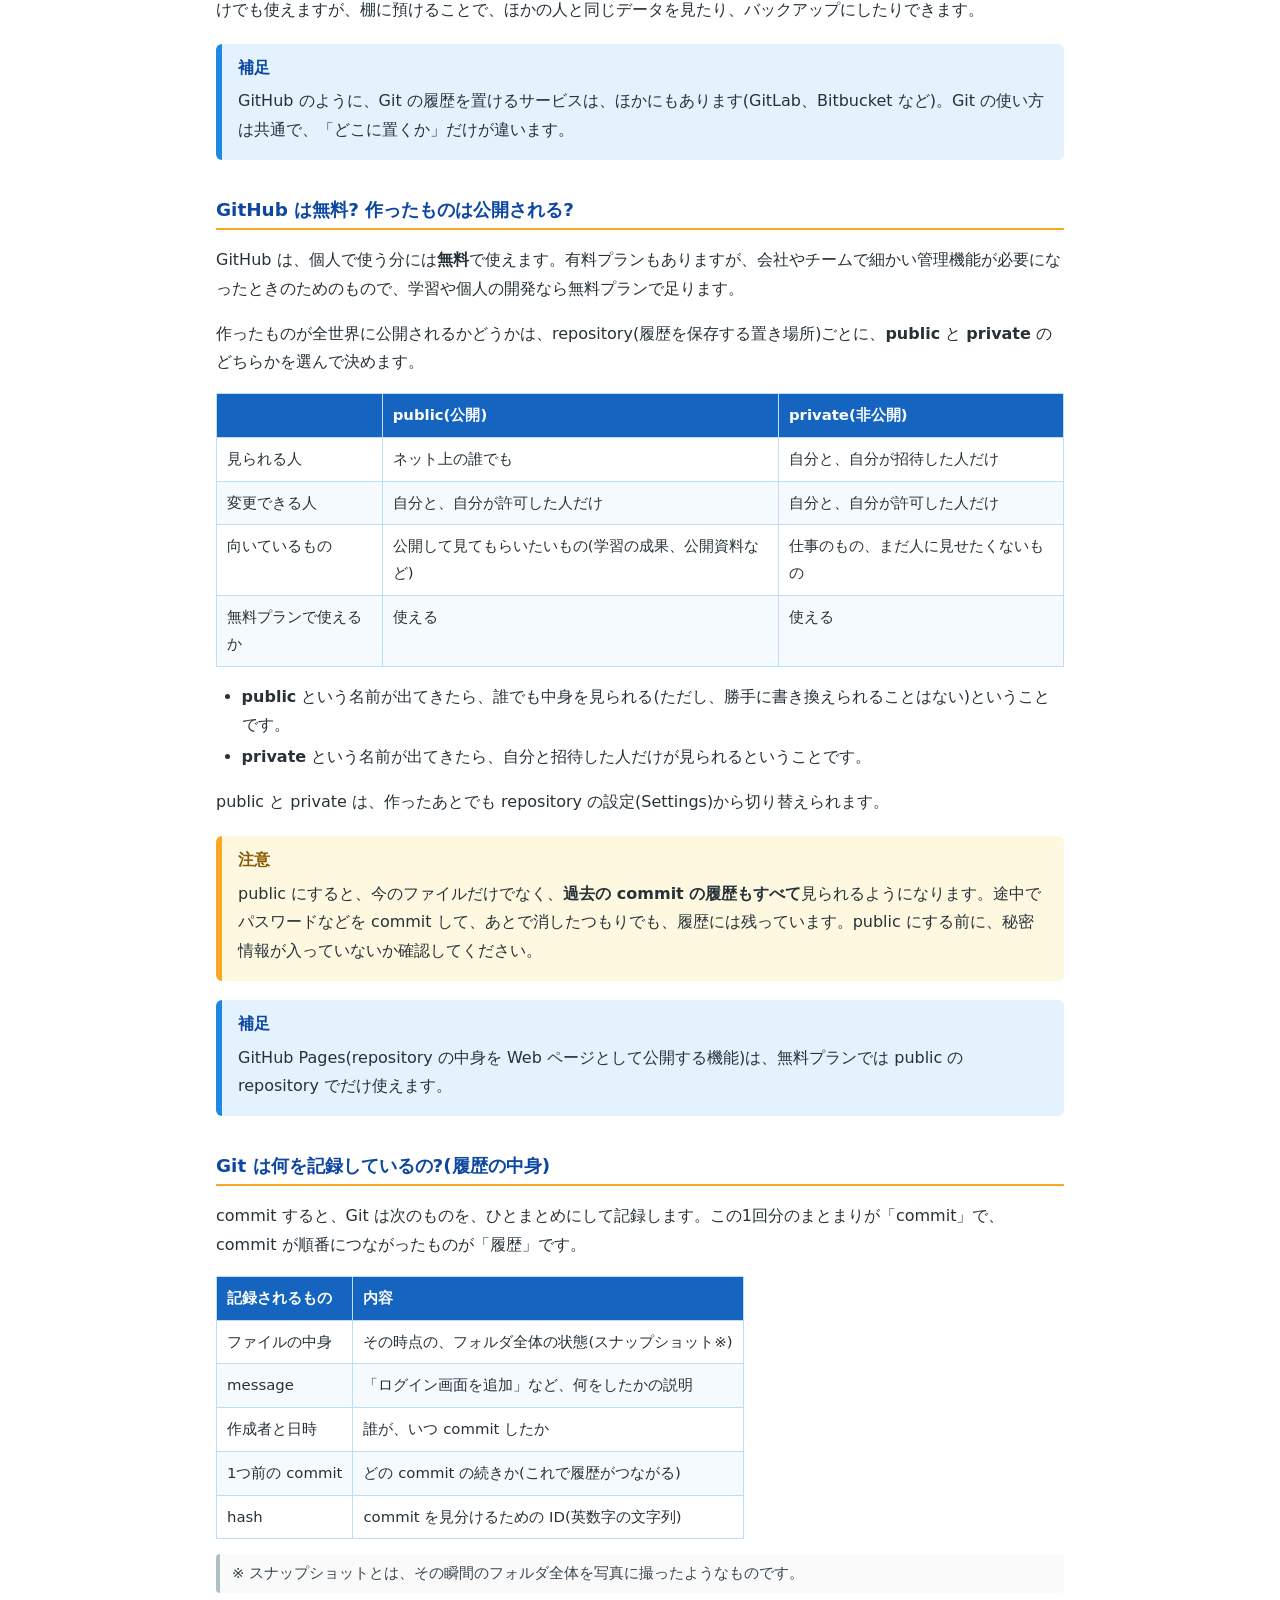
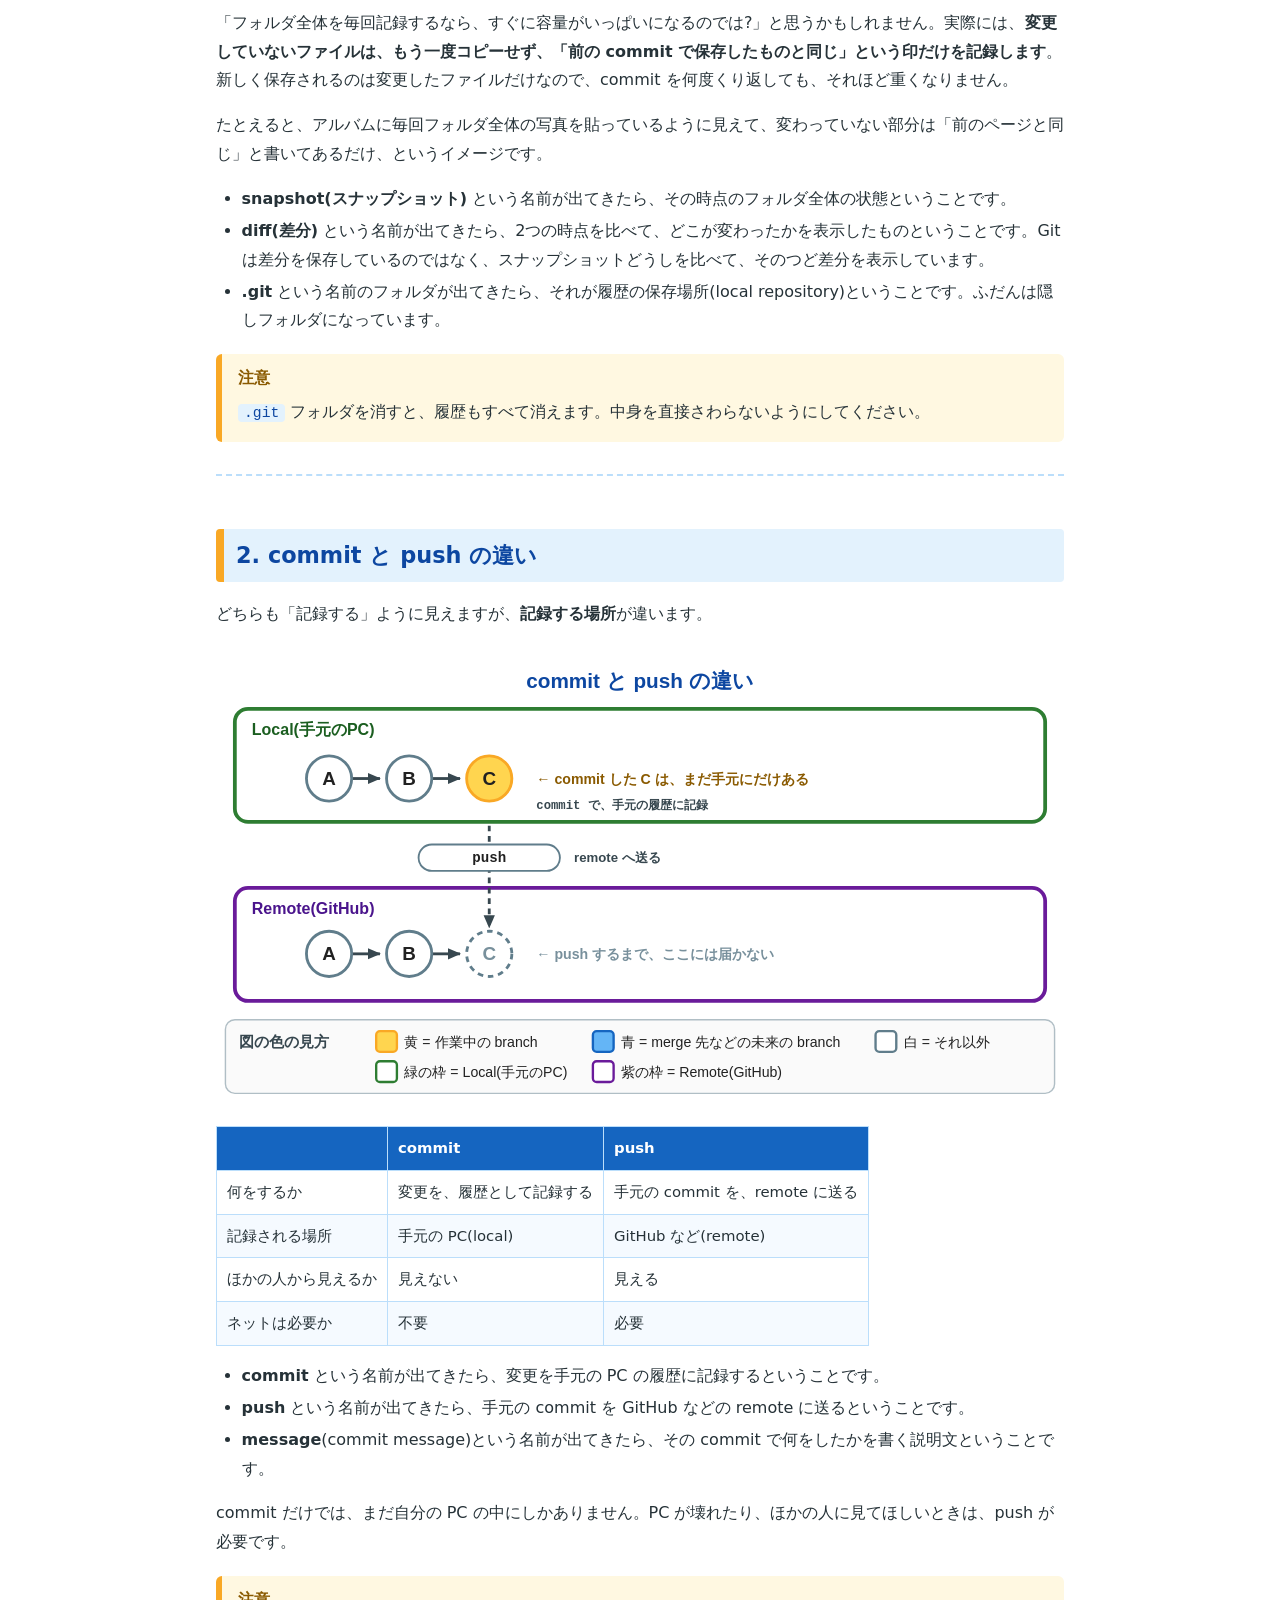
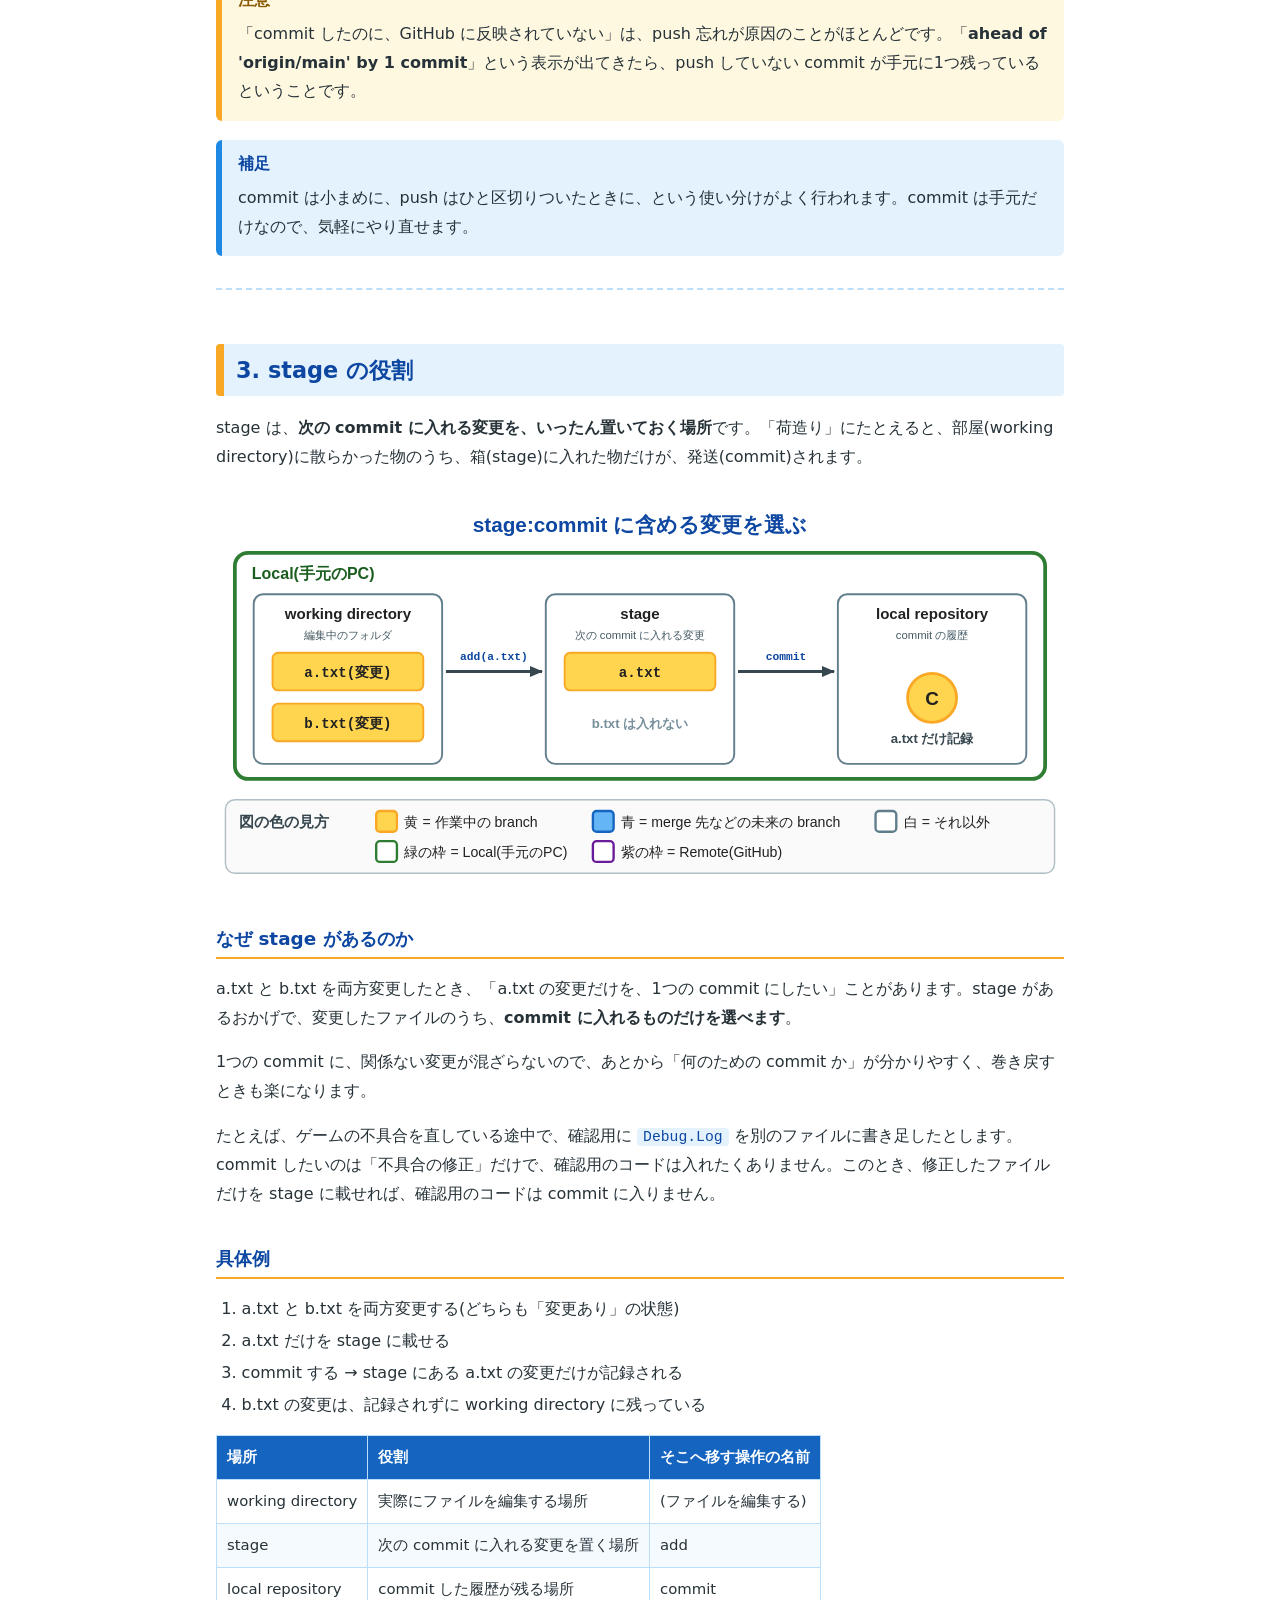
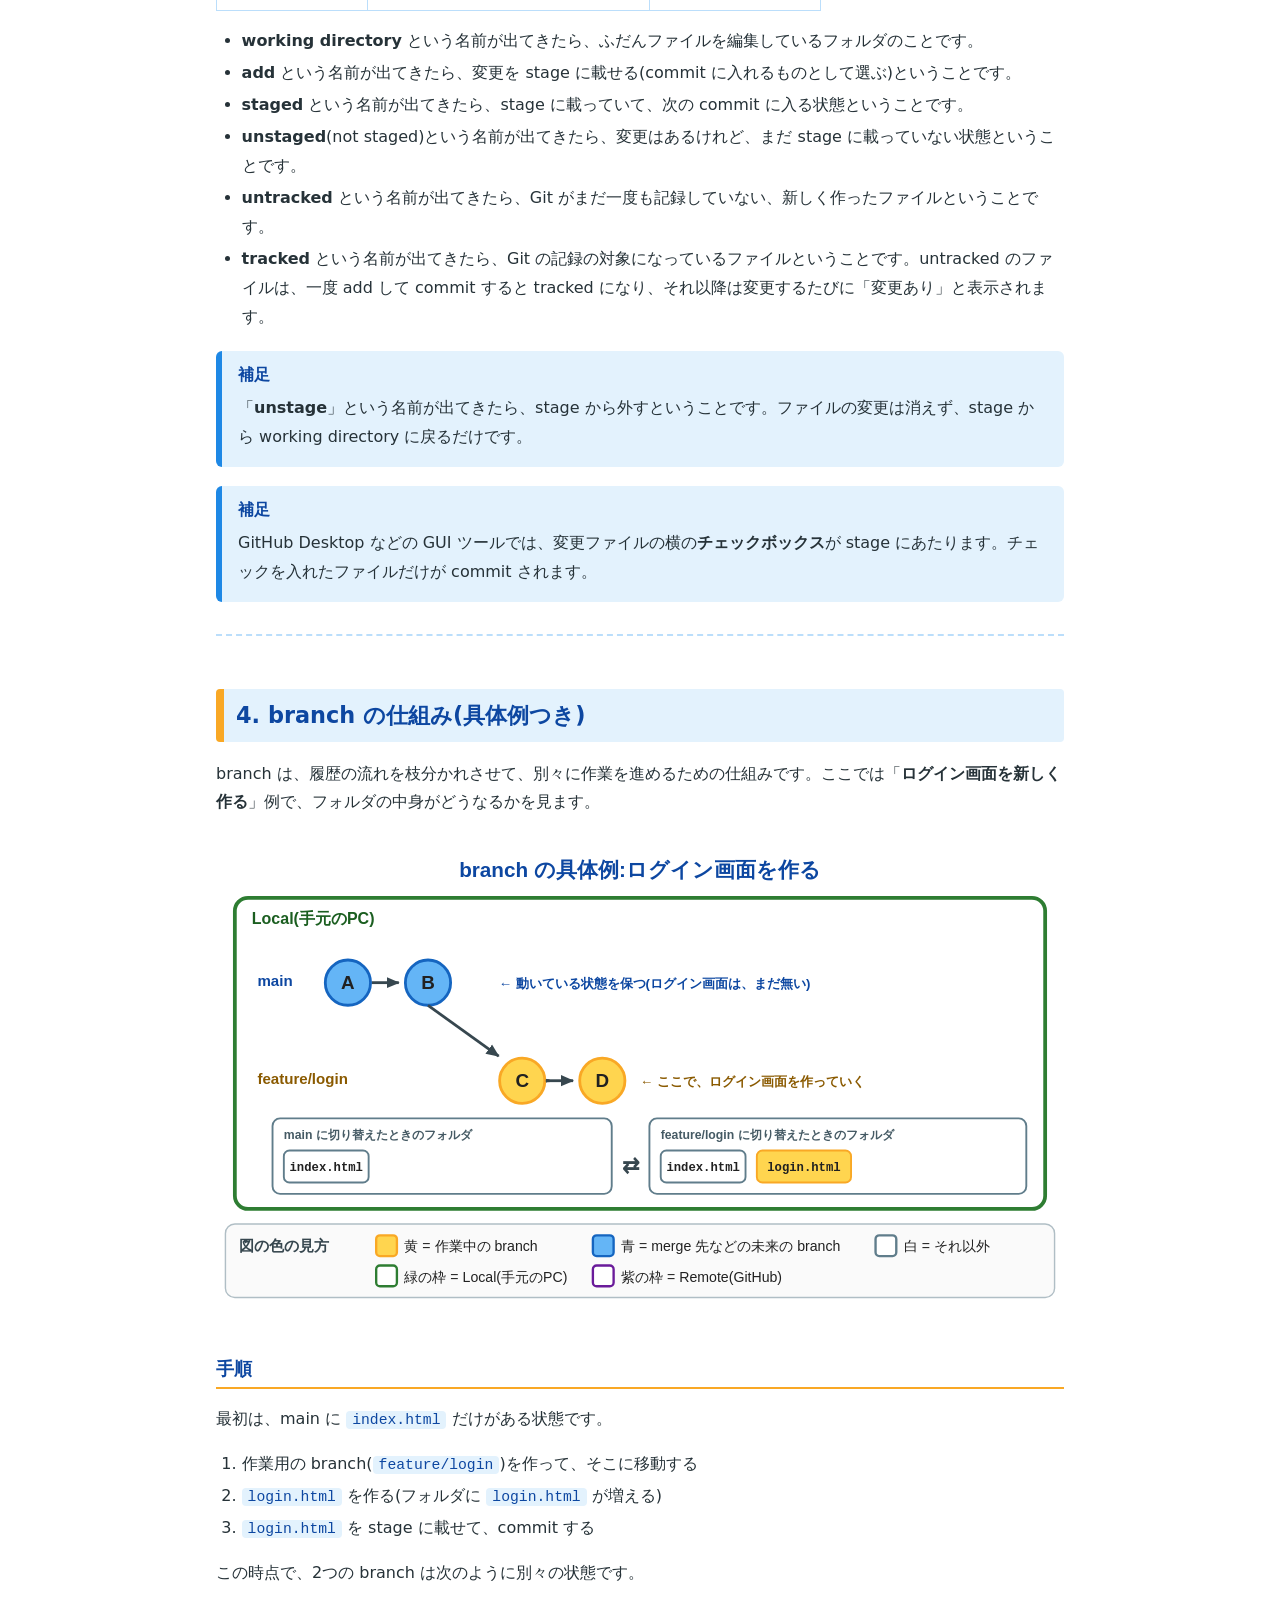
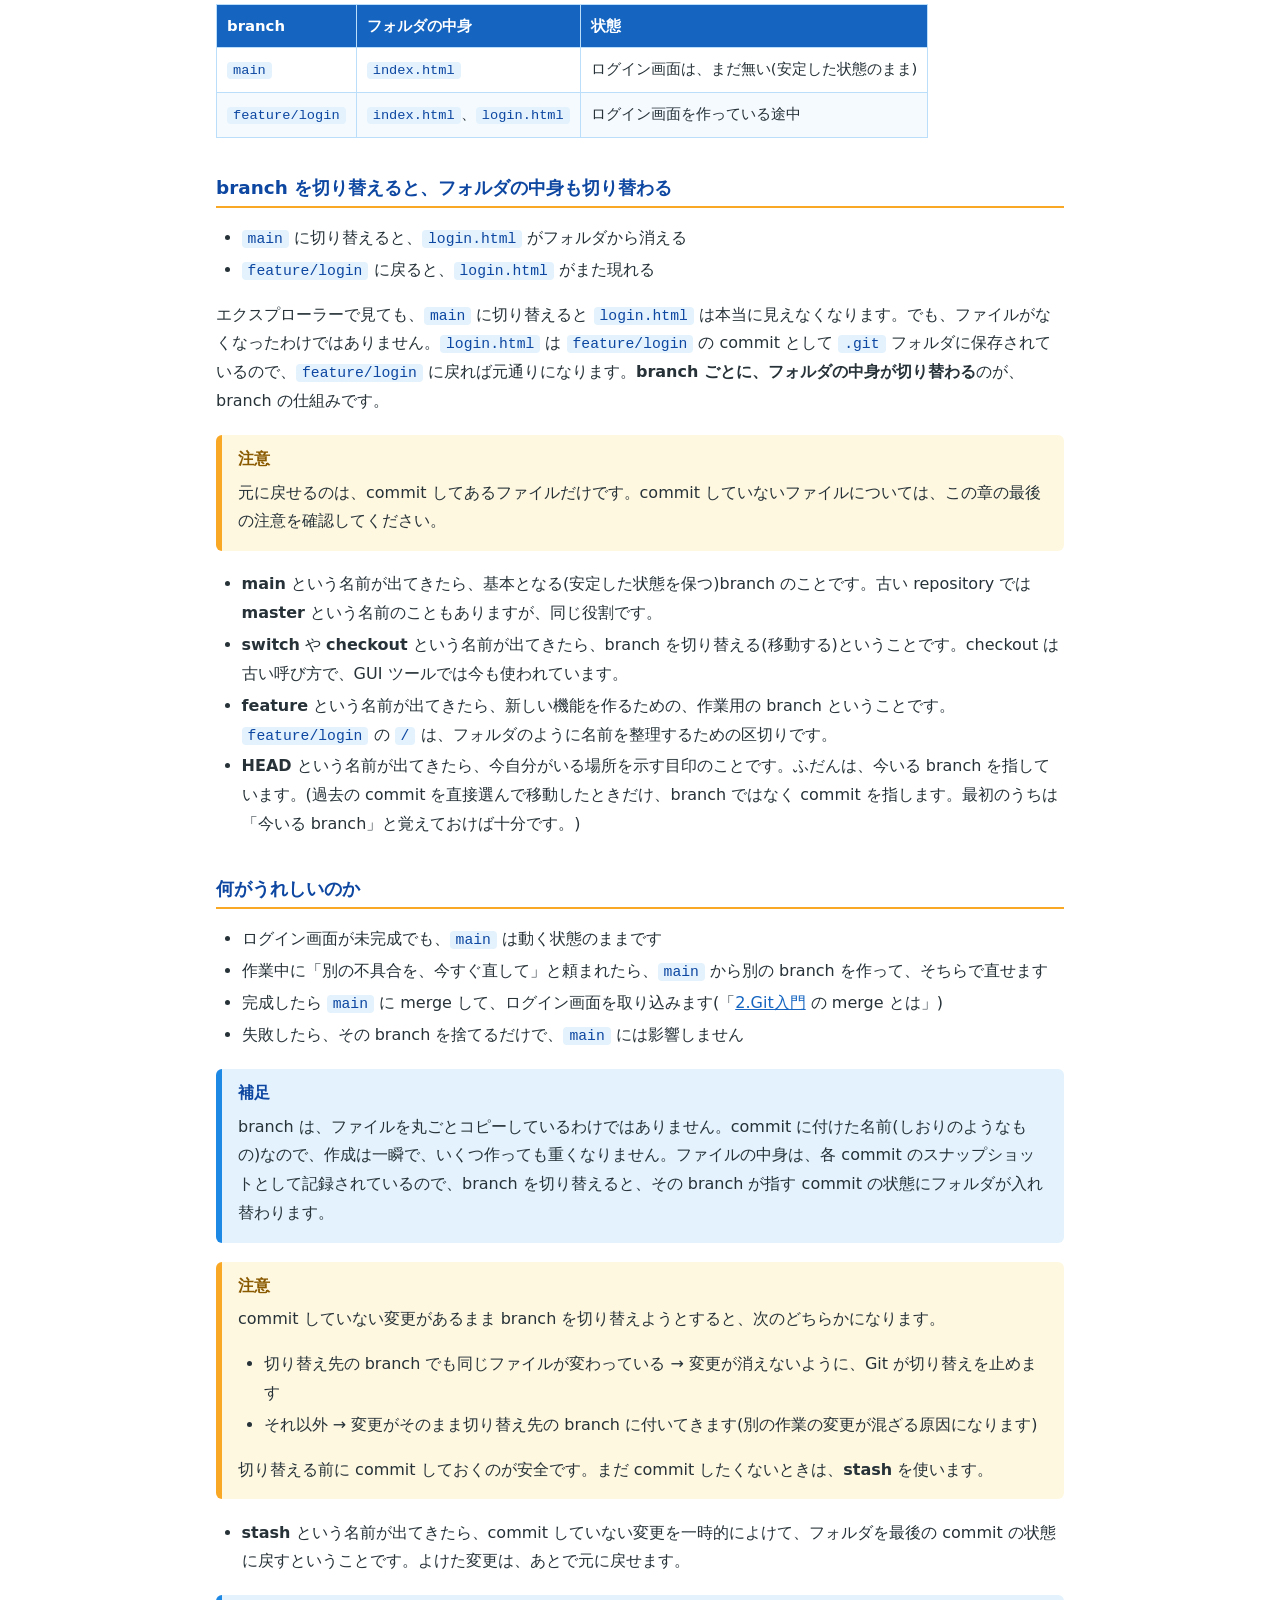
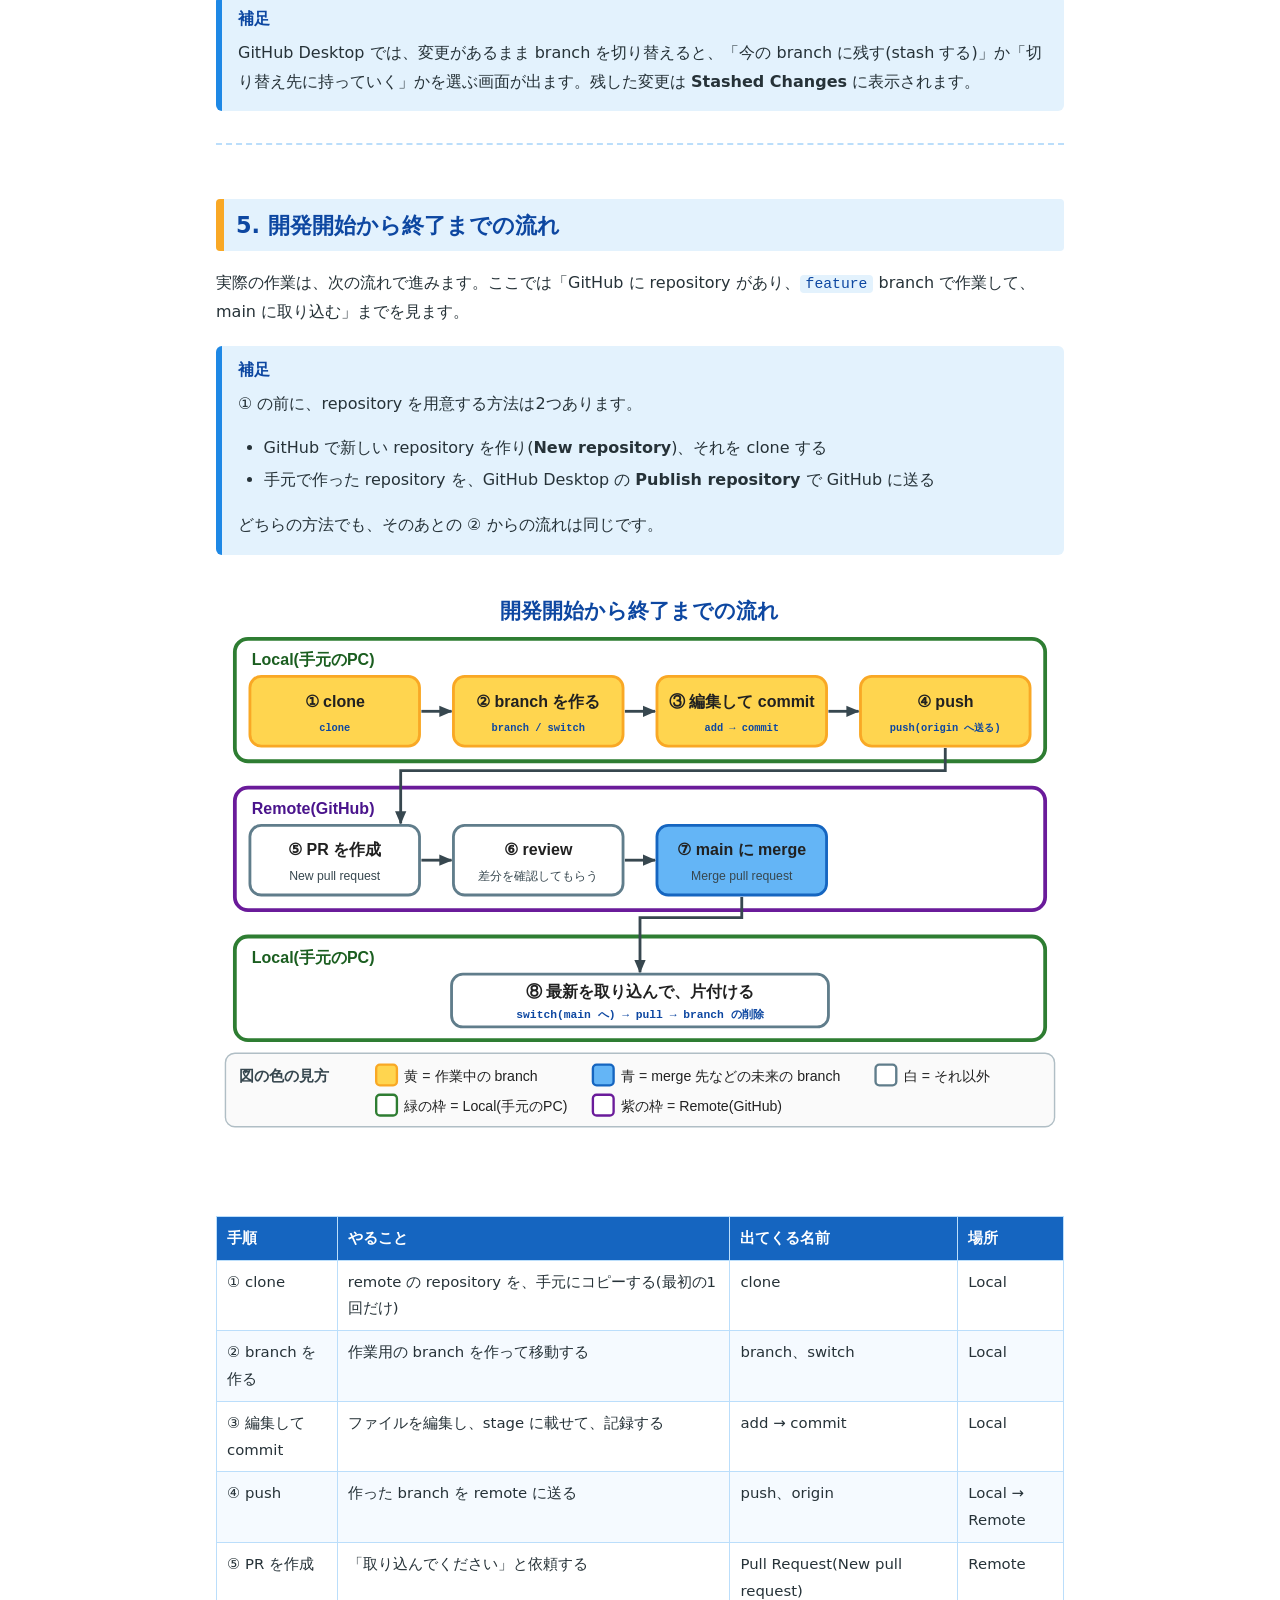
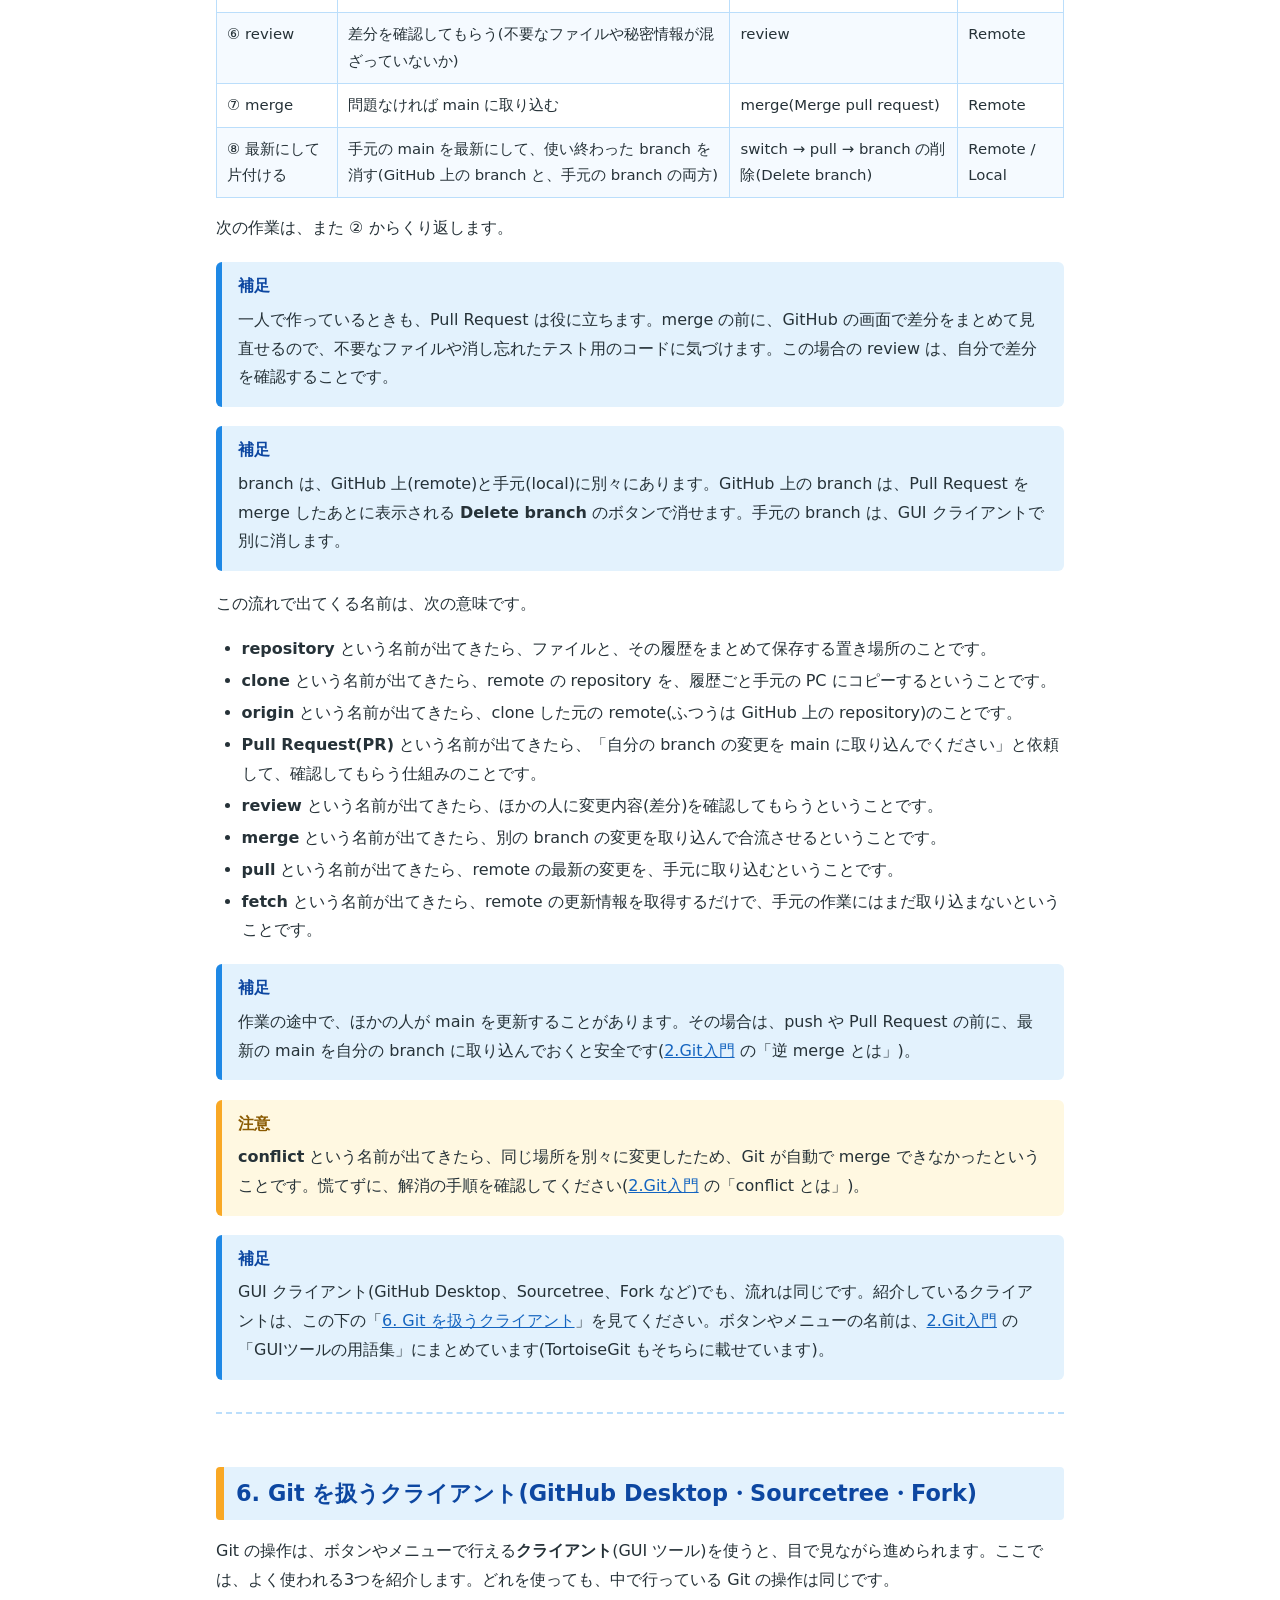
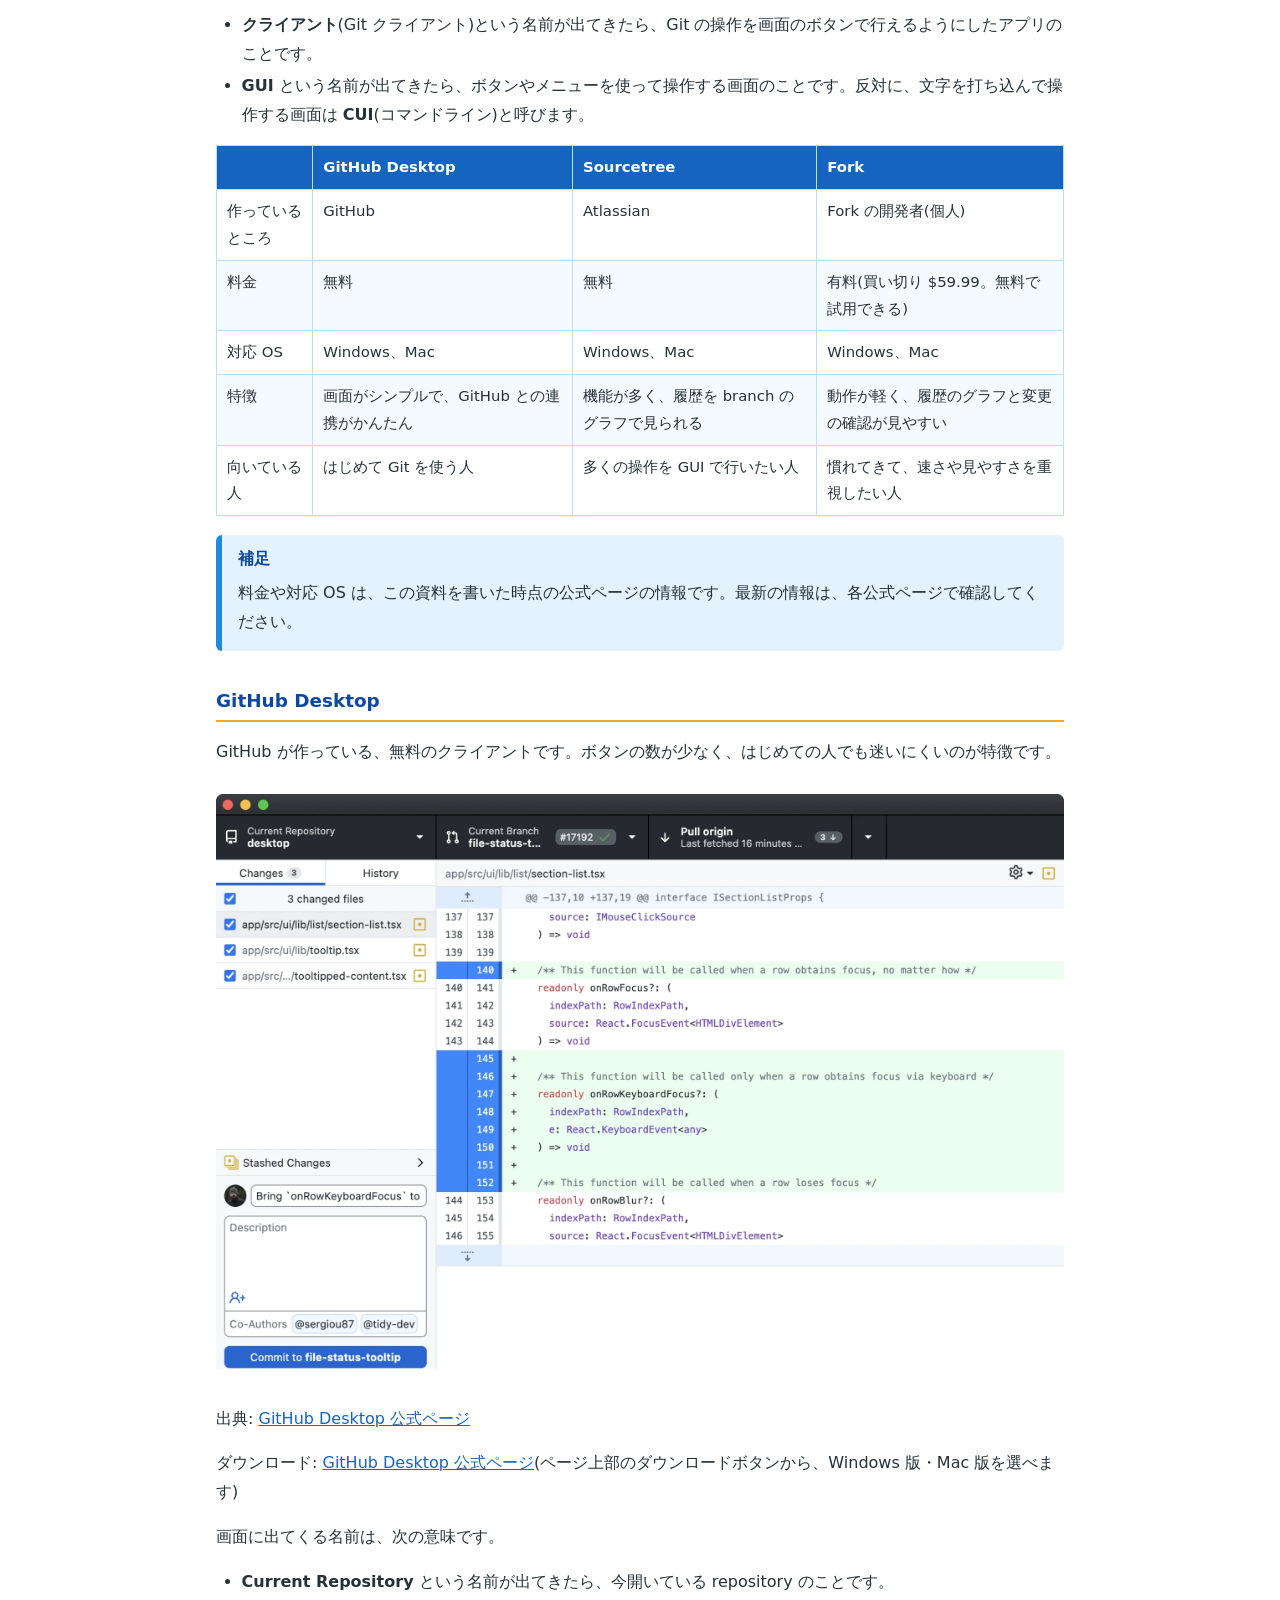
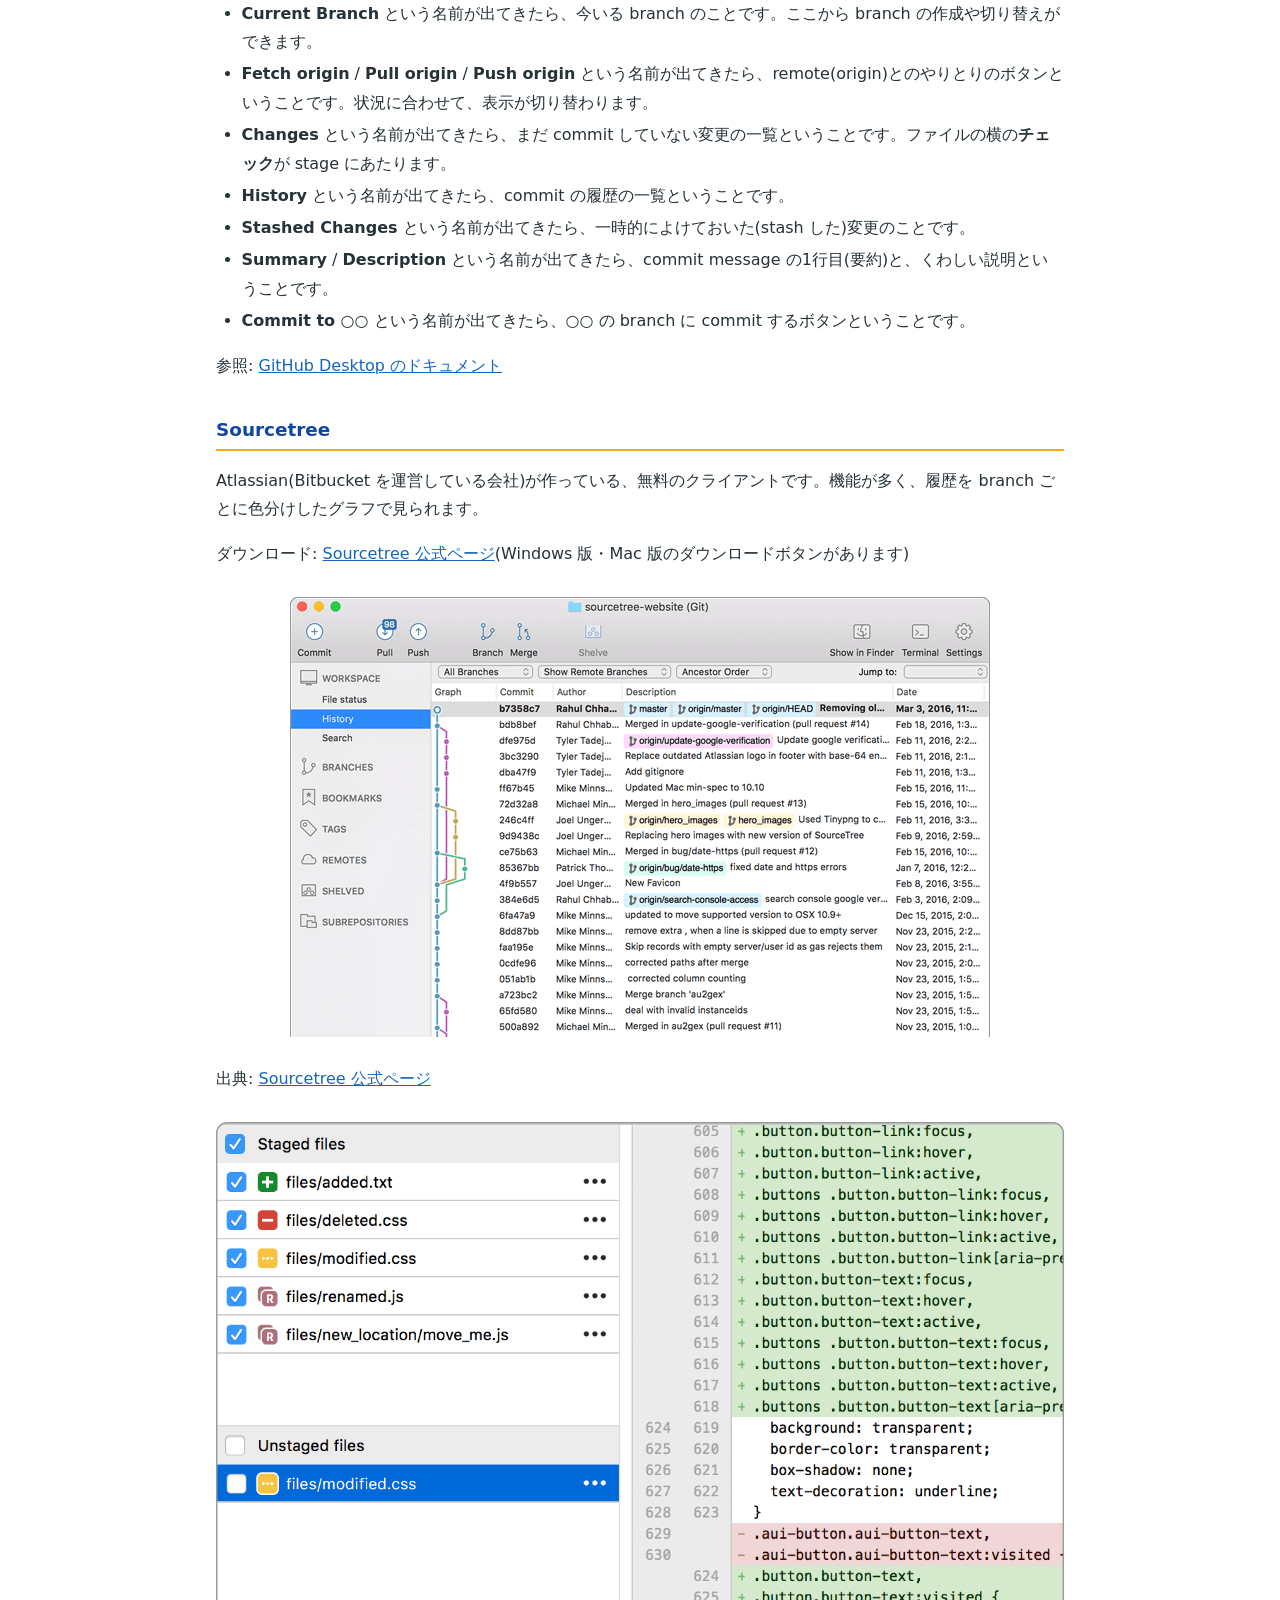
<file: docs/naze-nani-git/index.html>
<!DOCTYPE html>
<html lang="ja">
<head>
<meta charset="utf-8">
<meta name="viewport" content="width=device-width, initial-scale=1">
<title>1.Gitの概念</title>
<link rel="stylesheet" href="../../assets/css/style.css">
</head>
<body>
<header><div class="inner"><h1>1.Gitの概念</h1></div></header>
<nav class="breadcrumb"><a href="../../">資料トップ</a> / 1.Gitの概念</nav>
<main>
<h2 id="toc">目次</h2>
<ol>
<li><a href="#sec1">Git と GitHub の違い</a></li>
<li><a href="#sec2">commit と push の違い</a></li>
<li><a href="#sec3">stage の役割</a></li>
<li><a href="#sec4">branch の仕組み(具体例つき)</a></li>
<li><a href="#sec5">開発開始から終了までの流れ</a></li>
<li><a href="#sec6">Git を扱うクライアント(GitHub Desktop・Sourcetree・Fork)</a></li>
</ol>
<p>「なぜ必要なの?」「何が違うの?」という疑問に答える、Git の基本の考え方を説明するページです。このページでは、コマンドの打ち方ではなく、<strong>用語の意味を覚えること</strong>を目的にしています。画面やメッセージに出てくる名前が、何を意味しているのかが分かるようになりましょう。用語集や、GUI ツールのボタンの名前は、<a href="../git/index.html">2.Git入門</a> にまとめています。</p>
<hr />
<h2 id="sec1">1. Git と GitHub の違い</h2>
<p>名前は似ていますが、別のものです。</p>
<div class="figure"><img alt="GitとGitHubの違い" src="images/git_vs_github.svg" /></div>
<table>
<thead>
<tr>
<th></th>
<th>Git</th>
<th>GitHub</th>
</tr>
</thead>
<tbody>
<tr>
<td>何か</td>
<td>履歴を記録・管理する<strong>道具</strong>(ソフトウェア)</td>
<td>Git の履歴を置いて共有する<strong>サービス</strong>(Web サイト)</td>
</tr>
<tr>
<td>どこにあるか</td>
<td>自分の PC の中</td>
<td>ネット上(remote)</td>
</tr>
<tr>
<td>ネットは必要か</td>
<td>不要(commit や branch は PC の中だけで使える)</td>
<td>必要</td>
</tr>
<tr>
<td>できること</td>
<td>commit、branch、履歴の確認、巻き戻し</td>
<td>履歴の共有、Pull Request、review、issue の管理</td>
</tr>
</tbody>
</table>
<p>たとえると、Git は「ゲームのセーブ機能」、GitHub は「セーブデータを預けておく共有の棚」です。セーブ機能だけでも使えますが、棚に預けることで、ほかの人と同じデータを見たり、バックアップにしたりできます。</p>
<div class="note note-info">
<p class="note-title">補足</p>
<p>GitHub のように、Git の履歴を置けるサービスは、ほかにもあります(GitLab、Bitbucket など)。Git の使い方は共通で、「どこに置くか」だけが違います。</p>
</div>
<h3>GitHub は無料? 作ったものは公開される?</h3>
<p>GitHub は、個人で使う分には<strong>無料</strong>で使えます。有料プランもありますが、会社やチームで細かい管理機能が必要になったときのためのもので、学習や個人の開発なら無料プランで足ります。</p>
<p>作ったものが全世界に公開されるかどうかは、repository(履歴を保存する置き場所)ごとに、<strong>public</strong> と <strong>private</strong> のどちらかを選んで決めます。</p>
<table>
<thead>
<tr>
<th></th>
<th>public(公開)</th>
<th>private(非公開)</th>
</tr>
</thead>
<tbody>
<tr>
<td>見られる人</td>
<td>ネット上の誰でも</td>
<td>自分と、自分が招待した人だけ</td>
</tr>
<tr>
<td>変更できる人</td>
<td>自分と、自分が許可した人だけ</td>
<td>自分と、自分が許可した人だけ</td>
</tr>
<tr>
<td>向いているもの</td>
<td>公開して見てもらいたいもの(学習の成果、公開資料など)</td>
<td>仕事のもの、まだ人に見せたくないもの</td>
</tr>
<tr>
<td>無料プランで使えるか</td>
<td>使える</td>
<td>使える</td>
</tr>
</tbody>
</table>
<ul>
<li><strong>public</strong> という名前が出てきたら、誰でも中身を見られる(ただし、勝手に書き換えられることはない)ということです。</li>
<li><strong>private</strong> という名前が出てきたら、自分と招待した人だけが見られるということです。</li>
</ul>
<p>public と private は、作ったあとでも repository の設定(Settings)から切り替えられます。</p>
<div class="note note-warn">
<p class="note-title">注意</p>
<p>public にすると、今のファイルだけでなく、<strong>過去の commit の履歴もすべて</strong>見られるようになります。途中でパスワードなどを commit して、あとで消したつもりでも、履歴には残っています。public にする前に、秘密情報が入っていないか確認してください。</p>
</div>
<div class="note note-info">
<p class="note-title">補足</p>
<p>GitHub Pages(repository の中身を Web ページとして公開する機能)は、無料プランでは public の repository でだけ使えます。</p>
</div>
<h3>Git は何を記録しているの?(履歴の中身)</h3>
<p>commit すると、Git は次のものを、ひとまとめにして記録します。この1回分のまとまりが「commit」で、commit が順番につながったものが「履歴」です。</p>
<table>
<thead>
<tr>
<th>記録されるもの</th>
<th>内容</th>
</tr>
</thead>
<tbody>
<tr>
<td>ファイルの中身</td>
<td>その時点の、フォルダ全体の状態(スナップショット※)</td>
</tr>
<tr>
<td>message</td>
<td>「ログイン画面を追加」など、何をしたかの説明</td>
</tr>
<tr>
<td>作成者と日時</td>
<td>誰が、いつ commit したか</td>
</tr>
<tr>
<td>1つ前の commit</td>
<td>どの commit の続きか(これで履歴がつながる)</td>
</tr>
<tr>
<td>hash</td>
<td>commit を見分けるための ID(英数字の文字列)</td>
</tr>
</tbody>
</table>
<p class="footnote">※ スナップショットとは、その瞬間のフォルダ全体を写真に撮ったようなものです。</p>
<p>「フォルダ全体を毎回記録するなら、すぐに容量がいっぱいになるのでは?」と思うかもしれません。実際には、<strong>変更していないファイルは、もう一度コピーせず、「前の commit で保存したものと同じ」という印だけを記録します</strong>。新しく保存されるのは変更したファイルだけなので、commit を何度くり返しても、それほど重くなりません。</p>
<p>たとえると、アルバムに毎回フォルダ全体の写真を貼っているように見えて、変わっていない部分は「前のページと同じ」と書いてあるだけ、というイメージです。</p>
<ul>
<li><strong>snapshot(スナップショット)</strong> という名前が出てきたら、その時点のフォルダ全体の状態ということです。</li>
<li><strong>diff(差分)</strong> という名前が出てきたら、2つの時点を比べて、どこが変わったかを表示したものということです。Git は差分を保存しているのではなく、スナップショットどうしを比べて、そのつど差分を表示しています。</li>
<li><strong>.git</strong> という名前のフォルダが出てきたら、それが履歴の保存場所(local repository)ということです。ふだんは隠しフォルダになっています。</li>
</ul>
<div class="note note-warn">
<p class="note-title">注意</p>
<p><code>.git</code> フォルダを消すと、履歴もすべて消えます。中身を直接さわらないようにしてください。</p>
</div>
<hr />
<h2 id="sec2">2. commit と push の違い</h2>
<p>どちらも「記録する」ように見えますが、<strong>記録する場所</strong>が違います。</p>
<div class="figure"><img alt="commitとpushの違い" src="images/git_commit_push.svg" /></div>
<table>
<thead>
<tr>
<th></th>
<th>commit</th>
<th>push</th>
</tr>
</thead>
<tbody>
<tr>
<td>何をするか</td>
<td>変更を、履歴として記録する</td>
<td>手元の commit を、remote に送る</td>
</tr>
<tr>
<td>記録される場所</td>
<td>手元の PC(local)</td>
<td>GitHub など(remote)</td>
</tr>
<tr>
<td>ほかの人から見えるか</td>
<td>見えない</td>
<td>見える</td>
</tr>
<tr>
<td>ネットは必要か</td>
<td>不要</td>
<td>必要</td>
</tr>
</tbody>
</table>
<ul>
<li><strong>commit</strong> という名前が出てきたら、変更を手元の PC の履歴に記録するということです。</li>
<li><strong>push</strong> という名前が出てきたら、手元の commit を GitHub などの remote に送るということです。</li>
<li><strong>message</strong>(commit message)という名前が出てきたら、その commit で何をしたかを書く説明文ということです。</li>
</ul>
<p>commit だけでは、まだ自分の PC の中にしかありません。PC が壊れたり、ほかの人に見てほしいときは、push が必要です。</p>
<div class="note note-warn">
<p class="note-title">注意</p>
<p>「commit したのに、GitHub に反映されていない」は、push 忘れが原因のことがほとんどです。「<strong>ahead of 'origin/main' by 1 commit</strong>」という表示が出てきたら、push していない commit が手元に1つ残っているということです。</p>
</div>
<div class="note note-info">
<p class="note-title">補足</p>
<p>commit は小まめに、push はひと区切りついたときに、という使い分けがよく行われます。commit は手元だけなので、気軽にやり直せます。</p>
</div>
<hr />
<h2 id="sec3">3. stage の役割</h2>
<p>stage は、<strong>次の commit に入れる変更を、いったん置いておく場所</strong>です。「荷造り」にたとえると、部屋(working directory)に散らかった物のうち、箱(stage)に入れた物だけが、発送(commit)されます。</p>
<div class="figure"><img alt="stageの役割" src="images/git_stage.svg" /></div>
<h3>なぜ stage があるのか</h3>
<p>a.txt と b.txt を両方変更したとき、「a.txt の変更だけを、1つの commit にしたい」ことがあります。stage があるおかげで、変更したファイルのうち、<strong>commit に入れるものだけを選べます</strong>。</p>
<p>1つの commit に、関係ない変更が混ざらないので、あとから「何のための commit か」が分かりやすく、巻き戻すときも楽になります。</p>
<p>たとえば、ゲームの不具合を直している途中で、確認用に <code>Debug.Log</code> を別のファイルに書き足したとします。commit したいのは「不具合の修正」だけで、確認用のコードは入れたくありません。このとき、修正したファイルだけを stage に載せれば、確認用のコードは commit に入りません。</p>
<h3>具体例</h3>
<ol>
<li>a.txt と b.txt を両方変更する(どちらも「変更あり」の状態)</li>
<li>a.txt だけを stage に載せる</li>
<li>commit する → stage にある a.txt の変更だけが記録される</li>
<li>b.txt の変更は、記録されずに working directory に残っている</li>
</ol>
<table>
<thead>
<tr>
<th>場所</th>
<th>役割</th>
<th>そこへ移す操作の名前</th>
</tr>
</thead>
<tbody>
<tr>
<td>working directory</td>
<td>実際にファイルを編集する場所</td>
<td>(ファイルを編集する)</td>
</tr>
<tr>
<td>stage</td>
<td>次の commit に入れる変更を置く場所</td>
<td>add</td>
</tr>
<tr>
<td>local repository</td>
<td>commit した履歴が残る場所</td>
<td>commit</td>
</tr>
</tbody>
</table>
<ul>
<li><strong>working directory</strong> という名前が出てきたら、ふだんファイルを編集しているフォルダのことです。</li>
<li><strong>add</strong> という名前が出てきたら、変更を stage に載せる(commit に入れるものとして選ぶ)ということです。</li>
<li><strong>staged</strong> という名前が出てきたら、stage に載っていて、次の commit に入る状態ということです。</li>
<li><strong>unstaged</strong>(not staged)という名前が出てきたら、変更はあるけれど、まだ stage に載っていない状態ということです。</li>
<li><strong>untracked</strong> という名前が出てきたら、Git がまだ一度も記録していない、新しく作ったファイルということです。</li>
<li><strong>tracked</strong> という名前が出てきたら、Git の記録の対象になっているファイルということです。untracked のファイルは、一度 add して commit すると tracked になり、それ以降は変更するたびに「変更あり」と表示されます。</li>
</ul>
<div class="note note-info">
<p class="note-title">補足</p>
<p>「<strong>unstage</strong>」という名前が出てきたら、stage から外すということです。ファイルの変更は消えず、stage から working directory に戻るだけです。</p>
</div>
<div class="note note-info">
<p class="note-title">補足</p>
<p>GitHub Desktop などの GUI ツールでは、変更ファイルの横の<strong>チェックボックス</strong>が stage にあたります。チェックを入れたファイルだけが commit されます。</p>
</div>
<hr />
<h2 id="sec4">4. branch の仕組み(具体例つき)</h2>
<p>branch は、履歴の流れを枝分かれさせて、別々に作業を進めるための仕組みです。ここでは「<strong>ログイン画面を新しく作る</strong>」例で、フォルダの中身がどうなるかを見ます。</p>
<div class="figure"><img alt="branchの具体例" src="images/git_branch_example.svg" /></div>
<h3>手順</h3>
<p>最初は、main に <code>index.html</code> だけがある状態です。</p>
<ol>
<li>作業用の branch(<code>feature/login</code>)を作って、そこに移動する</li>
<li><code>login.html</code> を作る(フォルダに <code>login.html</code> が増える)</li>
<li><code>login.html</code> を stage に載せて、commit する</li>
</ol>
<p>この時点で、2つの branch は次のように別々の状態です。</p>
<table>
<thead>
<tr>
<th>branch</th>
<th>フォルダの中身</th>
<th>状態</th>
</tr>
</thead>
<tbody>
<tr>
<td><code>main</code></td>
<td><code>index.html</code></td>
<td>ログイン画面は、まだ無い(安定した状態のまま)</td>
</tr>
<tr>
<td><code>feature/login</code></td>
<td><code>index.html</code>、<code>login.html</code></td>
<td>ログイン画面を作っている途中</td>
</tr>
</tbody>
</table>
<h3>branch を切り替えると、フォルダの中身も切り替わる</h3>
<ul>
<li><code>main</code> に切り替えると、<code>login.html</code> がフォルダから消える</li>
<li><code>feature/login</code> に戻ると、<code>login.html</code> がまた現れる</li>
</ul>
<p>エクスプローラーで見ても、<code>main</code> に切り替えると <code>login.html</code> は本当に見えなくなります。でも、ファイルがなくなったわけではありません。<code>login.html</code> は <code>feature/login</code> の commit として <code>.git</code> フォルダに保存されているので、<code>feature/login</code> に戻れば元通りになります。<strong>branch ごとに、フォルダの中身が切り替わる</strong>のが、branch の仕組みです。</p>
<div class="note note-warn">
<p class="note-title">注意</p>
<p>元に戻せるのは、commit してあるファイルだけです。commit していないファイルについては、この章の最後の注意を確認してください。</p>
</div>
<ul>
<li><strong>main</strong> という名前が出てきたら、基本となる(安定した状態を保つ)branch のことです。古い repository では <strong>master</strong> という名前のこともありますが、同じ役割です。</li>
<li><strong>switch</strong> や <strong>checkout</strong> という名前が出てきたら、branch を切り替える(移動する)ということです。checkout は古い呼び方で、GUI ツールでは今も使われています。</li>
<li><strong>feature</strong> という名前が出てきたら、新しい機能を作るための、作業用の branch ということです。<code>feature/login</code> の <code>/</code> は、フォルダのように名前を整理するための区切りです。</li>
<li><strong>HEAD</strong> という名前が出てきたら、今自分がいる場所を示す目印のことです。ふだんは、今いる branch を指しています。(過去の commit を直接選んで移動したときだけ、branch ではなく commit を指します。最初のうちは「今いる branch」と覚えておけば十分です。)</li>
</ul>
<h3>何がうれしいのか</h3>
<ul>
<li>ログイン画面が未完成でも、<code>main</code> は動く状態のままです</li>
<li>作業中に「別の不具合を、今すぐ直して」と頼まれたら、<code>main</code> から別の branch を作って、そちらで直せます</li>
<li>完成したら <code>main</code> に merge して、ログイン画面を取り込みます(「<a href="../git/index.html">2.Git入門</a> の merge とは」)</li>
<li>失敗したら、その branch を捨てるだけで、<code>main</code> には影響しません</li>
</ul>
<div class="note note-info">
<p class="note-title">補足</p>
<p>branch は、ファイルを丸ごとコピーしているわけではありません。commit に付けた名前(しおりのようなもの)なので、作成は一瞬で、いくつ作っても重くなりません。ファイルの中身は、各 commit のスナップショットとして記録されているので、branch を切り替えると、その branch が指す commit の状態にフォルダが入れ替わります。</p>
</div>
<div class="note note-warn">
<p class="note-title">注意</p>
<p>commit していない変更があるまま branch を切り替えようとすると、次のどちらかになります。</p>
<ul>
<li>切り替え先の branch でも同じファイルが変わっている → 変更が消えないように、Git が切り替えを止めます</li>
<li>それ以外 → 変更がそのまま切り替え先の branch に付いてきます(別の作業の変更が混ざる原因になります)</li>
</ul>
<p>切り替える前に commit しておくのが安全です。まだ commit したくないときは、<strong>stash</strong> を使います。</p>
</div>
<ul>
<li><strong>stash</strong> という名前が出てきたら、commit していない変更を一時的によけて、フォルダを最後の commit の状態に戻すということです。よけた変更は、あとで元に戻せます。</li>
</ul>
<div class="note note-info">
<p class="note-title">補足</p>
<p>GitHub Desktop では、変更があるまま branch を切り替えると、「今の branch に残す(stash する)」か「切り替え先に持っていく」かを選ぶ画面が出ます。残した変更は <strong>Stashed Changes</strong> に表示されます。</p>
</div>
<hr />
<h2 id="sec5">5. 開発開始から終了までの流れ</h2>
<p>実際の作業は、次の流れで進みます。ここでは「GitHub に repository があり、<code>feature</code> branch で作業して、main に取り込む」までを見ます。</p>
<div class="note note-info">
<p class="note-title">補足</p>
<p>① の前に、repository を用意する方法は2つあります。</p>
<ul>
<li>GitHub で新しい repository を作り(<strong>New repository</strong>)、それを clone する</li>
<li>手元で作った repository を、GitHub Desktop の <strong>Publish repository</strong> で GitHub に送る</li>
</ul>
<p>どちらの方法でも、そのあとの ② からの流れは同じです。</p>
</div>
<div class="figure"><img alt="開発開始から終了までの流れ" src="images/git_dev_flow.svg" /></div>
<table>
<thead>
<tr>
<th>手順</th>
<th>やること</th>
<th>出てくる名前</th>
<th>場所</th>
</tr>
</thead>
<tbody>
<tr>
<td>① clone</td>
<td>remote の repository を、手元にコピーする(最初の1回だけ)</td>
<td>clone</td>
<td>Local</td>
</tr>
<tr>
<td>② branch を作る</td>
<td>作業用の branch を作って移動する</td>
<td>branch、switch</td>
<td>Local</td>
</tr>
<tr>
<td>③ 編集して commit</td>
<td>ファイルを編集し、stage に載せて、記録する</td>
<td>add → commit</td>
<td>Local</td>
</tr>
<tr>
<td>④ push</td>
<td>作った branch を remote に送る</td>
<td>push、origin</td>
<td>Local → Remote</td>
</tr>
<tr>
<td>⑤ PR を作成</td>
<td>「取り込んでください」と依頼する</td>
<td>Pull Request(New pull request)</td>
<td>Remote</td>
</tr>
<tr>
<td>⑥ review</td>
<td>差分を確認してもらう(不要なファイルや秘密情報が混ざっていないか)</td>
<td>review</td>
<td>Remote</td>
</tr>
<tr>
<td>⑦ merge</td>
<td>問題なければ main に取り込む</td>
<td>merge(Merge pull request)</td>
<td>Remote</td>
</tr>
<tr>
<td>⑧ 最新にして片付ける</td>
<td>手元の main を最新にして、使い終わった branch を消す(GitHub 上の branch と、手元の branch の両方)</td>
<td>switch → pull → branch の削除(Delete branch)</td>
<td>Remote / Local</td>
</tr>
</tbody>
</table>
<p>次の作業は、また ② からくり返します。</p>
<div class="note note-info">
<p class="note-title">補足</p>
<p>一人で作っているときも、Pull Request は役に立ちます。merge の前に、GitHub の画面で差分をまとめて見直せるので、不要なファイルや消し忘れたテスト用のコードに気づけます。この場合の review は、自分で差分を確認することです。</p>
</div>
<div class="note note-info">
<p class="note-title">補足</p>
<p>branch は、GitHub 上(remote)と手元(local)に別々にあります。GitHub 上の branch は、Pull Request を merge したあとに表示される <strong>Delete branch</strong> のボタンで消せます。手元の branch は、GUI クライアントで別に消します。</p>
</div>
<p>この流れで出てくる名前は、次の意味です。</p>
<ul>
<li><strong>repository</strong> という名前が出てきたら、ファイルと、その履歴をまとめて保存する置き場所のことです。</li>
<li><strong>clone</strong> という名前が出てきたら、remote の repository を、履歴ごと手元の PC にコピーするということです。</li>
<li><strong>origin</strong> という名前が出てきたら、clone した元の remote(ふつうは GitHub 上の repository)のことです。</li>
<li><strong>Pull Request(PR)</strong> という名前が出てきたら、「自分の branch の変更を main に取り込んでください」と依頼して、確認してもらう仕組みのことです。</li>
<li><strong>review</strong> という名前が出てきたら、ほかの人に変更内容(差分)を確認してもらうということです。</li>
<li><strong>merge</strong> という名前が出てきたら、別の branch の変更を取り込んで合流させるということです。</li>
<li><strong>pull</strong> という名前が出てきたら、remote の最新の変更を、手元に取り込むということです。</li>
<li><strong>fetch</strong> という名前が出てきたら、remote の更新情報を取得するだけで、手元の作業にはまだ取り込まないということです。</li>
</ul>
<div class="note note-info">
<p class="note-title">補足</p>
<p>作業の途中で、ほかの人が main を更新することがあります。その場合は、push や Pull Request の前に、最新の main を自分の branch に取り込んでおくと安全です(<a href="../git/index.html">2.Git入門</a> の「逆 merge とは」)。</p>
</div>
<div class="note note-warn">
<p class="note-title">注意</p>
<p><strong>conflict</strong> という名前が出てきたら、同じ場所を別々に変更したため、Git が自動で merge できなかったということです。慌てずに、解消の手順を確認してください(<a href="../git/index.html">2.Git入門</a> の「conflict とは」)。</p>
</div>
<div class="note note-info">
<p class="note-title">補足</p>
<p>GUI クライアント(GitHub Desktop、Sourcetree、Fork など)でも、流れは同じです。紹介しているクライアントは、この下の「<a href="#sec6">6. Git を扱うクライアント</a>」を見てください。ボタンやメニューの名前は、<a href="../git/index.html">2.Git入門</a> の「GUIツールの用語集」にまとめています(TortoiseGit もそちらに載せています)。</p>
</div>
<hr />
<h2 id="sec6">6. Git を扱うクライアント(GitHub Desktop・Sourcetree・Fork)</h2>
<p>Git の操作は、ボタンやメニューで行える<strong>クライアント</strong>(GUI ツール)を使うと、目で見ながら進められます。ここでは、よく使われる3つを紹介します。どれを使っても、中で行っている Git の操作は同じです。</p>
<ul>
<li><strong>クライアント</strong>(Git クライアント)という名前が出てきたら、Git の操作を画面のボタンで行えるようにしたアプリのことです。</li>
<li><strong>GUI</strong> という名前が出てきたら、ボタンやメニューを使って操作する画面のことです。反対に、文字を打ち込んで操作する画面は <strong>CUI</strong>(コマンドライン)と呼びます。</li>
</ul>
<table>
<thead>
<tr>
<th></th>
<th>GitHub Desktop</th>
<th>Sourcetree</th>
<th>Fork</th>
</tr>
</thead>
<tbody>
<tr>
<td>作っているところ</td>
<td>GitHub</td>
<td>Atlassian</td>
<td>Fork の開発者(個人)</td>
</tr>
<tr>
<td>料金</td>
<td>無料</td>
<td>無料</td>
<td>有料(買い切り $59.99。無料で試用できる)</td>
</tr>
<tr>
<td>対応 OS</td>
<td>Windows、Mac</td>
<td>Windows、Mac</td>
<td>Windows、Mac</td>
</tr>
<tr>
<td>特徴</td>
<td>画面がシンプルで、GitHub との連携がかんたん</td>
<td>機能が多く、履歴を branch のグラフで見られる</td>
<td>動作が軽く、履歴のグラフと変更の確認が見やすい</td>
</tr>
<tr>
<td>向いている人</td>
<td>はじめて Git を使う人</td>
<td>多くの操作を GUI で行いたい人</td>
<td>慣れてきて、速さや見やすさを重視したい人</td>
</tr>
</tbody>
</table>
<div class="note note-info">
<p class="note-title">補足</p>
<p>料金や対応 OS は、この資料を書いた時点の公式ページの情報です。最新の情報は、各公式ページで確認してください。</p>
</div>
<h3>GitHub Desktop</h3>
<p>GitHub が作っている、無料のクライアントです。ボタンの数が少なく、はじめての人でも迷いにくいのが特徴です。</p>
<div class="figure"><img alt="GitHub Desktop の画面" src="images/client_github_desktop_main.webp" /></div>
<p>出典: <a href="https://github.com/apps/desktop?locale=ja">GitHub Desktop 公式ページ</a></p>
<p>ダウンロード: <a href="https://github.com/apps/desktop?locale=ja">GitHub Desktop 公式ページ</a>(ページ上部のダウンロードボタンから、Windows 版・Mac 版を選べます)</p>
<p>画面に出てくる名前は、次の意味です。</p>
<ul>
<li><strong>Current Repository</strong> という名前が出てきたら、今開いている repository のことです。</li>
<li><strong>Current Branch</strong> という名前が出てきたら、今いる branch のことです。ここから branch の作成や切り替えができます。</li>
<li><strong>Fetch origin</strong> / <strong>Pull origin</strong> / <strong>Push origin</strong> という名前が出てきたら、remote(origin)とのやりとりのボタンということです。状況に合わせて、表示が切り替わります。</li>
<li><strong>Changes</strong> という名前が出てきたら、まだ commit していない変更の一覧ということです。ファイルの横の<strong>チェック</strong>が stage にあたります。</li>
<li><strong>History</strong> という名前が出てきたら、commit の履歴の一覧ということです。</li>
<li><strong>Stashed Changes</strong> という名前が出てきたら、一時的によけておいた(stash した)変更のことです。</li>
<li><strong>Summary</strong> / <strong>Description</strong> という名前が出てきたら、commit message の1行目(要約)と、くわしい説明ということです。</li>
<li><strong>Commit to ○○</strong> という名前が出てきたら、○○ の branch に commit するボタンということです。</li>
</ul>
<p>参照: <a href="https://docs.github.com/ja/desktop">GitHub Desktop のドキュメント</a></p>
<h3>Sourcetree</h3>
<p>Atlassian(Bitbucket を運営している会社)が作っている、無料のクライアントです。機能が多く、履歴を branch ごとに色分けしたグラフで見られます。</p>
<p>ダウンロード: <a href="https://www.sourcetreeapp.com/">Sourcetree 公式ページ</a>(Windows 版・Mac 版のダウンロードボタンがあります)</p>
<div class="figure"><img alt="Sourcetree の画面(履歴)" src="images/client_sourcetree_main.png" /></div>
<p>出典: <a href="https://www.sourcetreeapp.com/">Sourcetree 公式ページ</a></p>
<div class="figure"><img alt="Sourcetree の画面(commit)" src="images/client_sourcetree_commit.png" /></div>
<p>出典: <a href="https://www.sourcetreeapp.com/">Sourcetree 公式ページ</a></p>
<p>画面に出てくる名前は、次の意味です。</p>
<ul>
<li><strong>Commit</strong> / <strong>Pull</strong> / <strong>Push</strong> という名前が出てきたら、上のツールバーにある、それぞれの操作のボタンということです。</li>
<li><strong>Branch</strong> / <strong>Merge</strong> という名前が出てきたら、branch の作成と、merge のボタンということです。</li>
<li><strong>Shelve</strong> や <strong>Stash</strong> という名前が出てきたら、commit していない変更を、一時的によけておくということです。</li>
<li><strong>File status</strong> という名前が出てきたら、まだ commit していない変更の一覧(GitHub Desktop の Changes にあたる画面)ということです。</li>
<li><strong>History</strong> という名前が出てきたら、commit の履歴をグラフで表示する画面ということです。左の <strong>Graph</strong> の線が、branch の分かれ方と合流を表しています。</li>
<li><strong>BRANCHES</strong> / <strong>REMOTES</strong> / <strong>TAGS</strong> という名前が出てきたら、手元の branch の一覧、remote の一覧、tag(commit に付けた目印)の一覧ということです。</li>
<li><strong>Staged files</strong> という名前が出てきたら、stage に載っている(次の commit に入る)ファイルということです。</li>
<li><strong>Unstaged files</strong> という名前が出てきたら、変更はあるけれど、まだ stage に載っていないファイルということです。</li>
<li><strong>Commit message</strong> という名前が出てきたら、commit の説明文を書く欄ということです。</li>
</ul>
<h3>Fork</h3>
<p>個人の開発者が作っている、有料(無料で試用できる)のクライアントです。動作が軽く、履歴のグラフや変更の確認が見やすいのが特徴です。</p>
<p>ダウンロード: <a href="https://git-fork.com/">Fork 公式ページ</a>(「Download Fork for Windows」「Download Fork for Mac」のボタンがあります)</p>
<div class="figure"><img alt="Fork の画面(履歴)" src="images/client_fork_main.jpg" /></div>
<p>出典: <a href="https://git-fork.com/">Fork 公式ページ</a></p>
<div class="figure"><img alt="Fork の画面(commit)" src="images/client_fork_commit.jpg" /></div>
<p>出典: <a href="https://git-fork.com/">Fork 公式ページ</a></p>
<p>画面に出てくる名前は、次の意味です。</p>
<ul>
<li><strong>Fetch</strong> / <strong>Pull</strong> / <strong>Push</strong> / <strong>Stash</strong> という名前が出てきたら、上のツールバーにある、それぞれの操作のボタンということです。</li>
<li><strong>New Branch</strong> という名前が出てきたら、新しい branch を作るボタンということです。</li>
<li><strong>Changes</strong> という名前が出てきたら、まだ commit していない変更の一覧ということです。( )の中の数字は、変更があるファイルの数です。</li>
<li><strong>All Commits</strong> という名前が出てきたら、すべての commit の履歴をグラフで表示する画面ということです。</li>
<li><strong>Starred</strong> という名前が出てきたら、よく使う branch に星を付けて、上にまとめておく場所ということです。</li>
<li><strong>Branches</strong> / <strong>Remotes</strong> / <strong>Tags</strong> / <strong>Stashes</strong> という名前が出てきたら、branch の一覧、remote の一覧、tag の一覧、stash した変更の一覧ということです。</li>
<li><strong>Unstaged</strong> / <strong>Staged</strong> という名前が出てきたら、stage にまだ載っていない変更と、stage に載っている変更ということです。<strong>Stage</strong> / <strong>Unstage</strong> のボタンで、ファイルを行き来させます。</li>
<li><strong>Discard</strong> という名前が出てきたら、commit していない変更を捨てるということです。</li>
<li><strong>Amend</strong> という名前が出てきたら、直前の commit をやり直す(上書きする)ということです。message の書き間違いや、ファイルの入れ忘れを直すときに使います。<strong>push したあとの commit には使わないでください</strong>(remote の履歴と食い違います)。</li>
<li><strong>Commit ○ Files</strong> という名前が出てきたら、○ 個のファイルを commit するボタンということです。</li>
</ul>
<h3>参照した URL</h3>
<table>
<thead>
<tr>
<th>内容</th>
<th>URL</th>
</tr>
</thead>
<tbody>
<tr>
<td>GitHub Desktop 公式ページ(画面の画像・ダウンロード)</td>
<td><a href="https://github.com/apps/desktop?locale=ja">https://github.com/apps/desktop?locale=ja</a></td>
</tr>
<tr>
<td>GitHub Desktop のドキュメント</td>
<td><a href="https://docs.github.com/ja/desktop">https://docs.github.com/ja/desktop</a></td>
</tr>
<tr>
<td>Sourcetree 公式ページ(画面の画像・ダウンロード)</td>
<td><a href="https://www.sourcetreeapp.com/">https://www.sourcetreeapp.com/</a></td>
</tr>
<tr>
<td>Fork 公式ページ(画面の画像・料金・ダウンロード)</td>
<td><a href="https://git-fork.com/">https://git-fork.com/</a></td>
</tr>
</tbody>
</table>
<div class="note note-warn">
<p class="note-title">注意</p>
<p>画面の画像は、各公式ページに掲載されているものです。アプリのバージョンや OS(Windows / Mac)によって、ボタンの位置や名前が少し違うことがあります。</p>
</div>
</main>
<footer>資料置き場</footer>
<script src="../../assets/js/doc.js"></script>
</body>
</html>
</file>
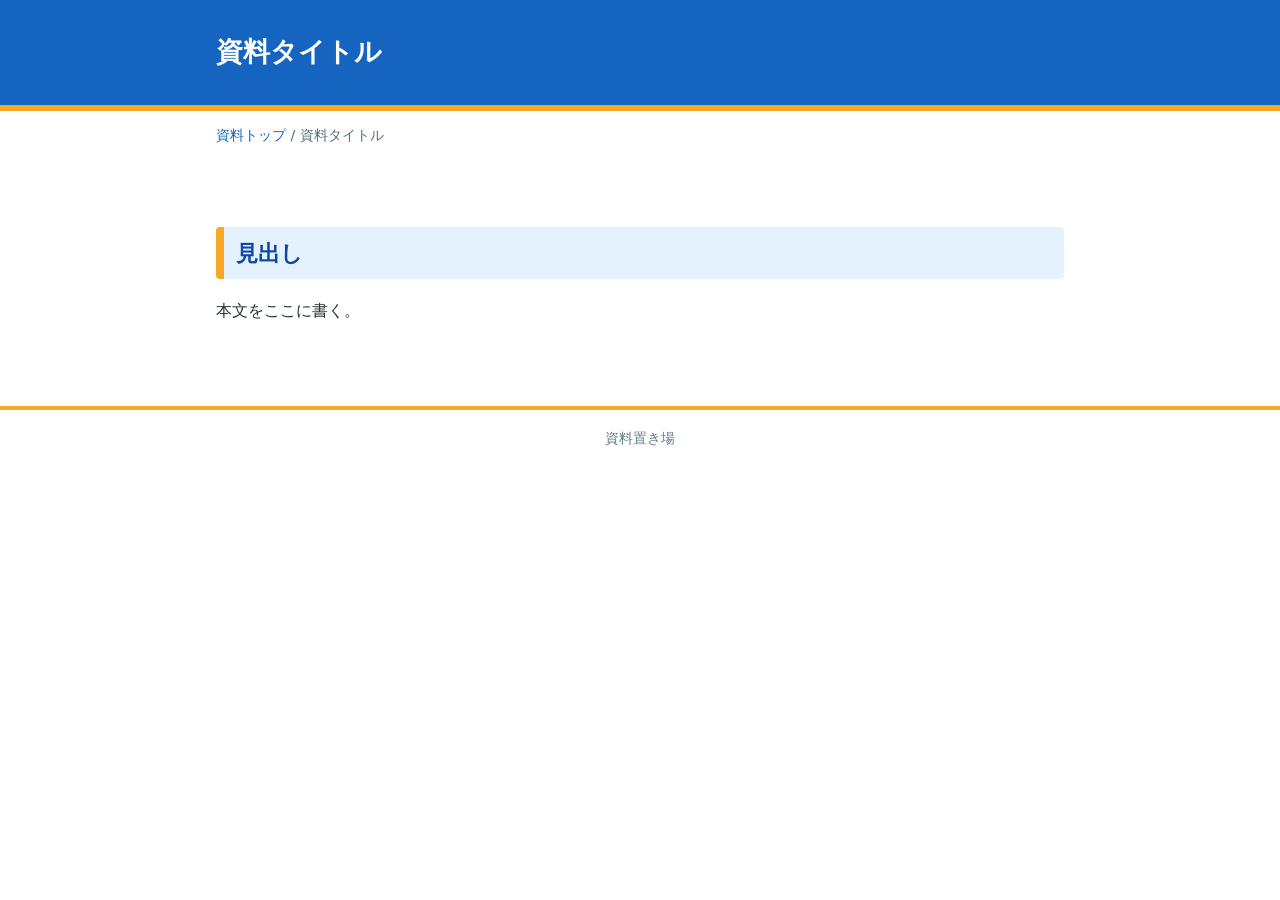
<file: templates/doc-template.html>
<!DOCTYPE html>
<html lang="ja">
<head>
<meta charset="utf-8">
<meta name="viewport" content="width=device-width, initial-scale=1">
<title>資料タイトル</title>
<link rel="stylesheet" href="../../assets/css/style.css">
</head>
<body>
<header><div class="inner"><h1>資料タイトル</h1></div></header>
<nav class="breadcrumb"><a href="../../">資料トップ</a> / 資料タイトル</nav>
<main>
<h2>見出し</h2>
<p>本文をここに書く。</p>
<!-- 画像は同じフォルダの images/ に置く: <div class="figure"><img src="images/図の名前.svg" alt="説明"></div> -->
</main>
<footer>資料置き場</footer>
<script src="../../assets/js/doc.js"></script>
</body>
</html>
</file>
<file: assets/css/style.css>
:root {
    --blue: #1565c0;
    --blue-dark: #0d47a1;
    --blue-mid: #1e88e5;
    --blue-light: #e3f2fd;
    --yellow: #f9a825;
    --yellow-light: #fff8e1;
    --yellow-soft: #fff3b0;
    --text: #263238;
  }
  * { box-sizing: border-box; }
  html { -webkit-text-size-adjust: 100%; scroll-behavior: smooth; scroll-padding-top: 8px; }
  body {
    margin: 0;
    background: #ffffff;
    color: var(--text);
    font-family: "Meiryo", "Hiragino Sans", "Noto Sans JP", system-ui, sans-serif;
    line-height: 1.8;
  }
  header {
    background: var(--blue);
    border-bottom: 6px solid var(--yellow);
    color: #ffffff;
    padding: 28px 16px;
  }
  header .inner, main {
    max-width: 880px;
    margin: 0 auto;
    padding: 0 16px;
  }
  main { padding-top: 24px; padding-bottom: 64px; }
  h1 { margin: 0; font-size: 1.7rem; }
  h2 {
    margin: 2.4em 0 0.8em;
    padding: 6px 12px;
    color: var(--blue-dark);
    background: var(--blue-light);
    border-left: 8px solid var(--yellow);
    border-radius: 4px;
    font-size: 1.4rem;
  }
  h3 {
    margin: 1.8em 0 0.6em;
    color: var(--blue-dark);
    border-bottom: 2px solid var(--yellow);
    padding-bottom: 2px;
    font-size: 1.15rem;
  }
  a { color: var(--blue); }
  hr { border: none; border-top: 2px dashed #bbdefb; margin: 2em 0; }
  img { display: block; max-width: 100%; height: auto; margin: 16px auto; }
  code {
    font-family: Consolas, "Courier New", monospace;
    background: var(--blue-light);
    color: var(--blue-dark);
    padding: 1px 6px;
    border-radius: 4px;
    font-size: 0.92em;
  }
  pre {
    background: #0d2a4d;
    color: #e8f1fb;
    padding: 14px 16px;
    border-radius: 8px;
    border-top: 4px solid var(--yellow);
    overflow-x: auto;
    line-height: 1.6;
  }
  pre code { background: none; color: inherit; padding: 0; font-size: 0.9rem; }
  blockquote {
    margin: 1em 0;
    padding: 8px 16px;
    background: var(--yellow-light);
    border-left: 6px solid var(--yellow);
    border-radius: 4px;
  }
  blockquote p { margin: 0.3em 0; }
  table {
    border-collapse: collapse;
    width: 100%;
    margin: 1em 0;
    font-size: 0.93rem;
    display: block;
    overflow-x: auto;
  }
  th, td { border: 1px solid #bbdefb; padding: 8px 10px; text-align: left; vertical-align: top; }
  th { background: var(--blue); color: #ffffff; white-space: nowrap; }
  tr:nth-child(even) td { background: #f5faff; }
  td code { white-space: nowrap; }
  #toc + ol {
    background: #ffffff;
    border: 2px solid var(--blue-light);
    border-radius: 8px;
    padding: 12px 12px 12px 40px;
  }
  ul, ol { padding-left: 1.6em; }
  li { margin: 0.2em 0; }
  footer { text-align: center; color: #607d8b; font-size: 0.85rem; padding: 16px; border-top: 4px solid var(--yellow); }

  /* 資料トップ・パンくず */
  .breadcrumb { max-width: 880px; margin: 0 auto; padding: 12px 16px 0; font-size: 0.9rem; color: #546e7a; }
  .breadcrumb a { text-decoration: none; }
  .lead { color: #546e7a; margin-top: 0; }
  .cards { display: grid; grid-template-columns: repeat(auto-fill, minmax(min(260px, 100%), 1fr)); gap: 16px; list-style: none; padding: 0; }
  .card { border: 2px solid #bbdefb; border-top: 6px solid var(--yellow); border-radius: 10px; padding: 14px 16px; background: #ffffff; }
  .card a { text-decoration: none; font-weight: bold; font-size: 1.1rem; }
  .card a:hover { text-decoration: underline; }
  .card p { margin: 0.4em 0 0; color: #546e7a; font-size: 0.9rem; line-height: 1.6; }
  .tag { display: inline-block; margin: 6px 4px 0 0; padding: 0 8px; font-size: 0.75rem; color: var(--blue-dark); background: var(--blue-light); border-radius: 10px; }

  /* :::note ブロック(補足・注意・警告) */
  .note { margin: 1.2em 0; padding: 10px 16px; border-left: 6px solid; border-radius: 6px; }
  .note p { margin: 0.3em 0; }
  .note .note-title { margin: 0 0 0.2em; font-weight: bold; }
  .note-info { background: #e3f2fd; border-color: #1e88e5; }
  .note-info .note-title { color: #0d47a1; }
  .note-warn { background: #fff8e1; border-color: #f9a825; }
  .note-warn .note-title { color: #8a5a00; }
  .note-alert { background: #ffebee; border-color: #c62828; }
  .note-alert .note-title { color: #b71c1c; }

  /* ※ の注釈 */
  .footnote { margin: 0.8em 0; padding: 6px 12px; font-size: 0.92rem; color: #37474f; background: #fafafa; border-left: 4px solid #b0bec5; border-radius: 4px; }

  /* ---- スマホ・タブレット対応 ---- */
  main { overflow-wrap: break-word; }
  .figure { overflow-x: auto; -webkit-overflow-scrolling: touch; }
  .figure img { margin: 12px auto; }
  @media (max-width: 700px) {
    /* 図は文字が読める幅(640px)を保ち、はみ出す分は横スクロール */
    .figure img { width: 640px; max-width: none; margin: 8px 0; cursor: zoom-in; }
    .figure::before { content: "図をタップすると拡大できます"; display: block; text-align: center; font-size: 0.78rem; color: #78909c; }
  }
  @media (max-width: 640px) {
    body { line-height: 1.75; }
    header { padding: 20px 8px; }
    header .inner, main, .breadcrumb { padding-left: 12px; padding-right: 12px; }
    h1 { font-size: 1.35rem; }
    h2 { font-size: 1.2rem; padding: 5px 10px; border-left-width: 6px; margin-top: 2em; }
    h3 { font-size: 1.05rem; }
    pre { padding: 10px 12px; font-size: 0.85rem; }
    pre code { font-size: 0.82rem; }
    table { font-size: 0.85rem; }
    th, td { padding: 6px 8px; }
    td:first-child { min-width: 9em; }
    .note { padding: 8px 12px; }
    #toc + ol { padding: 10px 10px 10px 32px; }
  }

  /* ---- スマホ向けの追加UI ---- */
  .figure img { cursor: zoom-in; }
  .lightbox { display: none; position: fixed; inset: 0; z-index: 100; background: rgba(13, 42, 77, 0.92); flex-direction: column; }
  .lightbox.open { display: flex; }
  .lightbox-close { align-self: flex-end; margin: 10px; padding: 10px 16px; font-size: 1rem; font-weight: bold; color: #0d47a1; background: #ffd54f; border: 0; border-radius: 22px; }
  .lightbox-body { flex: 1; overflow: auto; -webkit-overflow-scrolling: touch; padding: 0 8px 24px; }
  .lightbox-body img { width: 900px; max-width: none; margin: 0 auto; background: #ffffff; border-radius: 8px; cursor: default; }
  @media (min-width: 960px) { .lightbox-body img { width: min(1100px, 100%); } }
  body.no-scroll { overflow: hidden; }
  .to-toc { position: fixed; right: 12px; bottom: 14px; z-index: 50; padding: 10px 16px; font-size: 0.9rem; font-weight: bold; text-decoration: none; color: #0d47a1; background: #ffd54f; border-radius: 22px; box-shadow: 0 2px 8px rgba(0,0,0,.25); opacity: 0; pointer-events: none; transition: opacity .2s; }
  .to-toc.show { opacity: 1; pointer-events: auto; }

  @media (max-width: 640px) {
    body { font-size: 16px; }
    #toc + ol li { margin: 0; }
    #toc + ol a { display: block; padding: 8px 0; text-decoration: none; }
    pre { margin-left: -4px; margin-right: -4px; }

    /* 表:1行ずつのカード表示(横スクロール不要) */
    table, thead, tbody, tr, th, td { display: block; }
    table { overflow: visible; font-size: 0.92rem; }
    thead { position: absolute; width: 1px; height: 1px; overflow: hidden; clip: rect(0 0 0 0); }
    tbody tr { margin: 0 0 12px; border: 2px solid #bbdefb; border-top: 5px solid var(--blue); border-radius: 8px; overflow: hidden; background: #ffffff; }
    tr:nth-child(even) td { background: transparent; }
    td { border: 0; border-bottom: 1px solid #e3f2fd; padding: 6px 10px; }
    td:last-child { border-bottom: 0; }
    td:first-child { min-width: 0; font-weight: bold; color: var(--blue-dark); background: var(--blue-light) !important; }
    td[data-label]:not(:first-child)::before { content: attr(data-label); display: block; font-size: 0.75rem; font-weight: bold; color: #607d8b; }
    td code { white-space: normal; word-break: break-all; }
  }

  /* ---- 資料トップのタブ ---- */
  .tabs { display: flex; gap: 6px; flex-wrap: wrap; border-bottom: 3px solid var(--blue); margin: 0 0 16px; }
  .tab { appearance: none; border: 2px solid #bbdefb; border-bottom: 0; border-radius: 10px 10px 0 0; padding: 10px 22px; min-height: 44px; font: inherit; font-weight: bold; color: var(--blue-dark); background: var(--blue-light); cursor: pointer; }
  .tab[aria-selected="true"] { color: #ffffff; background: var(--blue); border-color: var(--blue); box-shadow: inset 0 -4px 0 var(--yellow); }
  .tab:focus-visible { outline: 3px solid var(--yellow); outline-offset: 2px; }
  .tab-panel[hidden] { display: none; }
</file>
